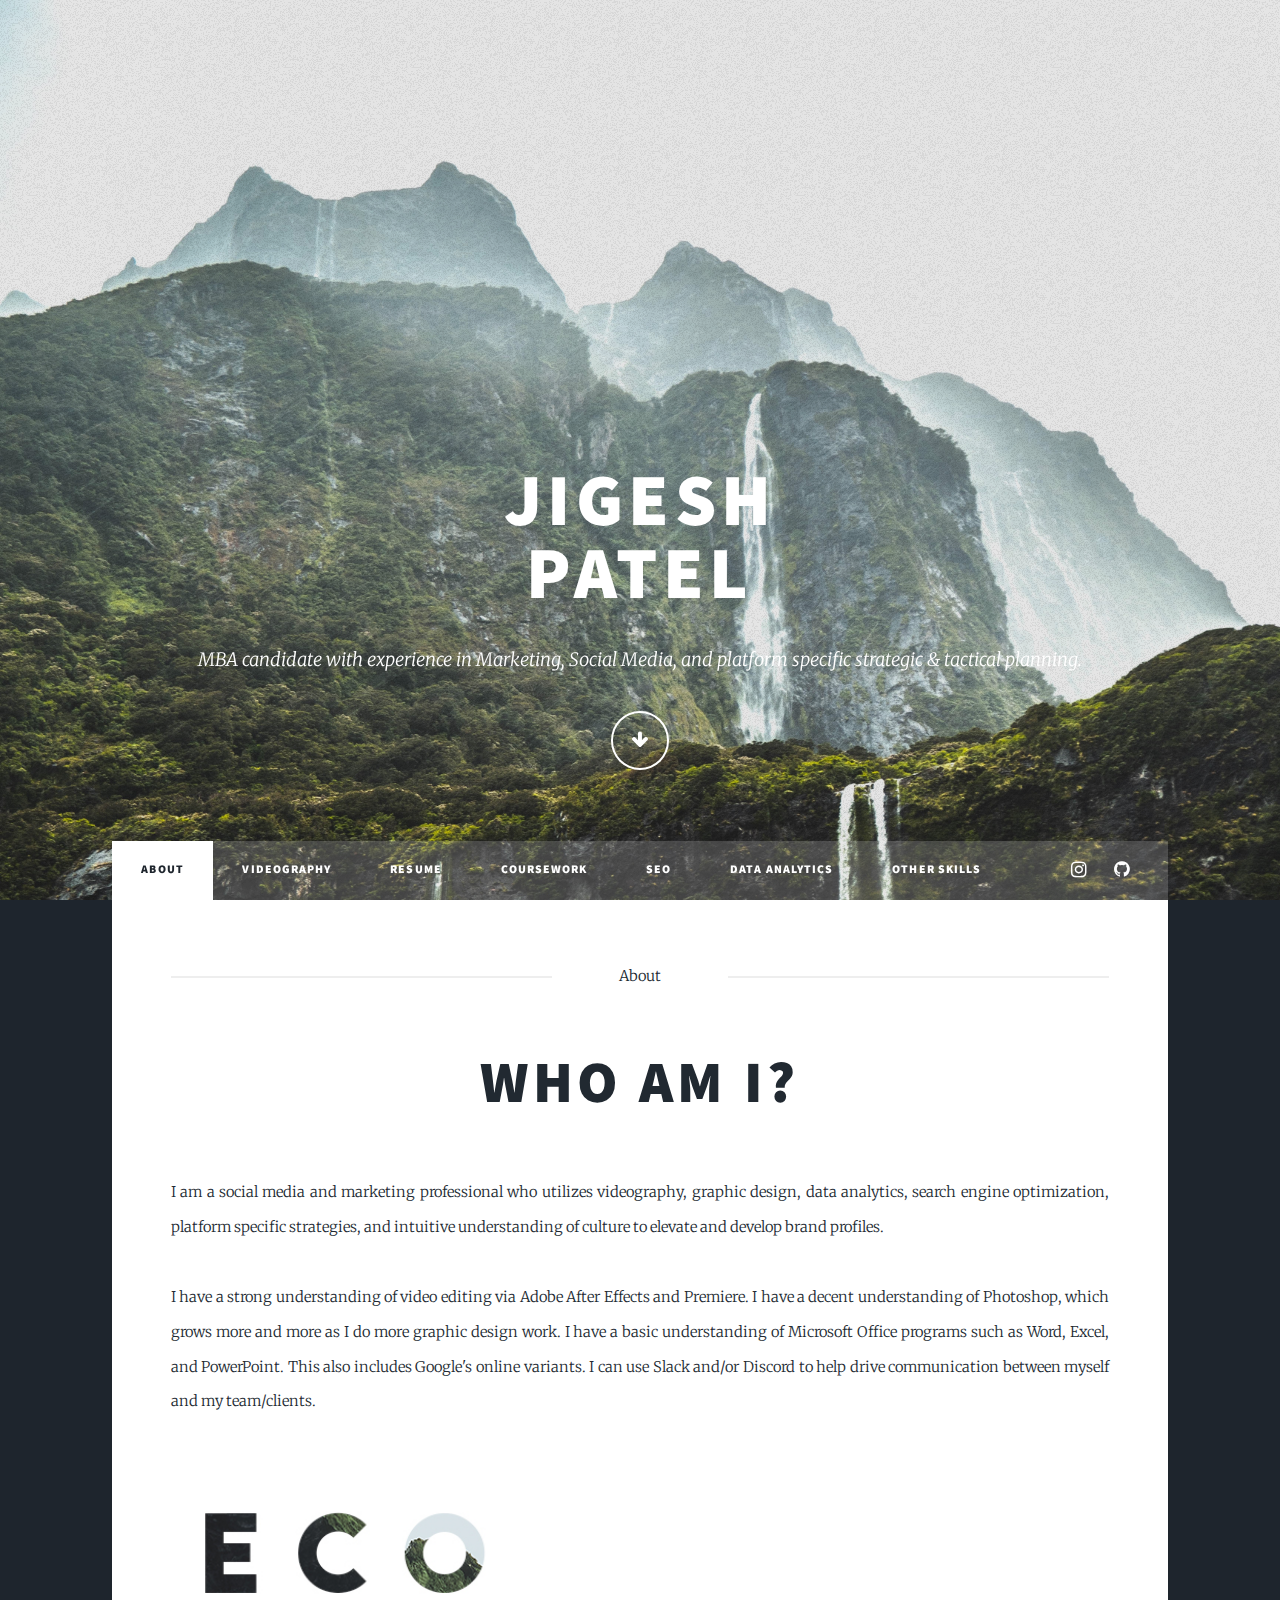
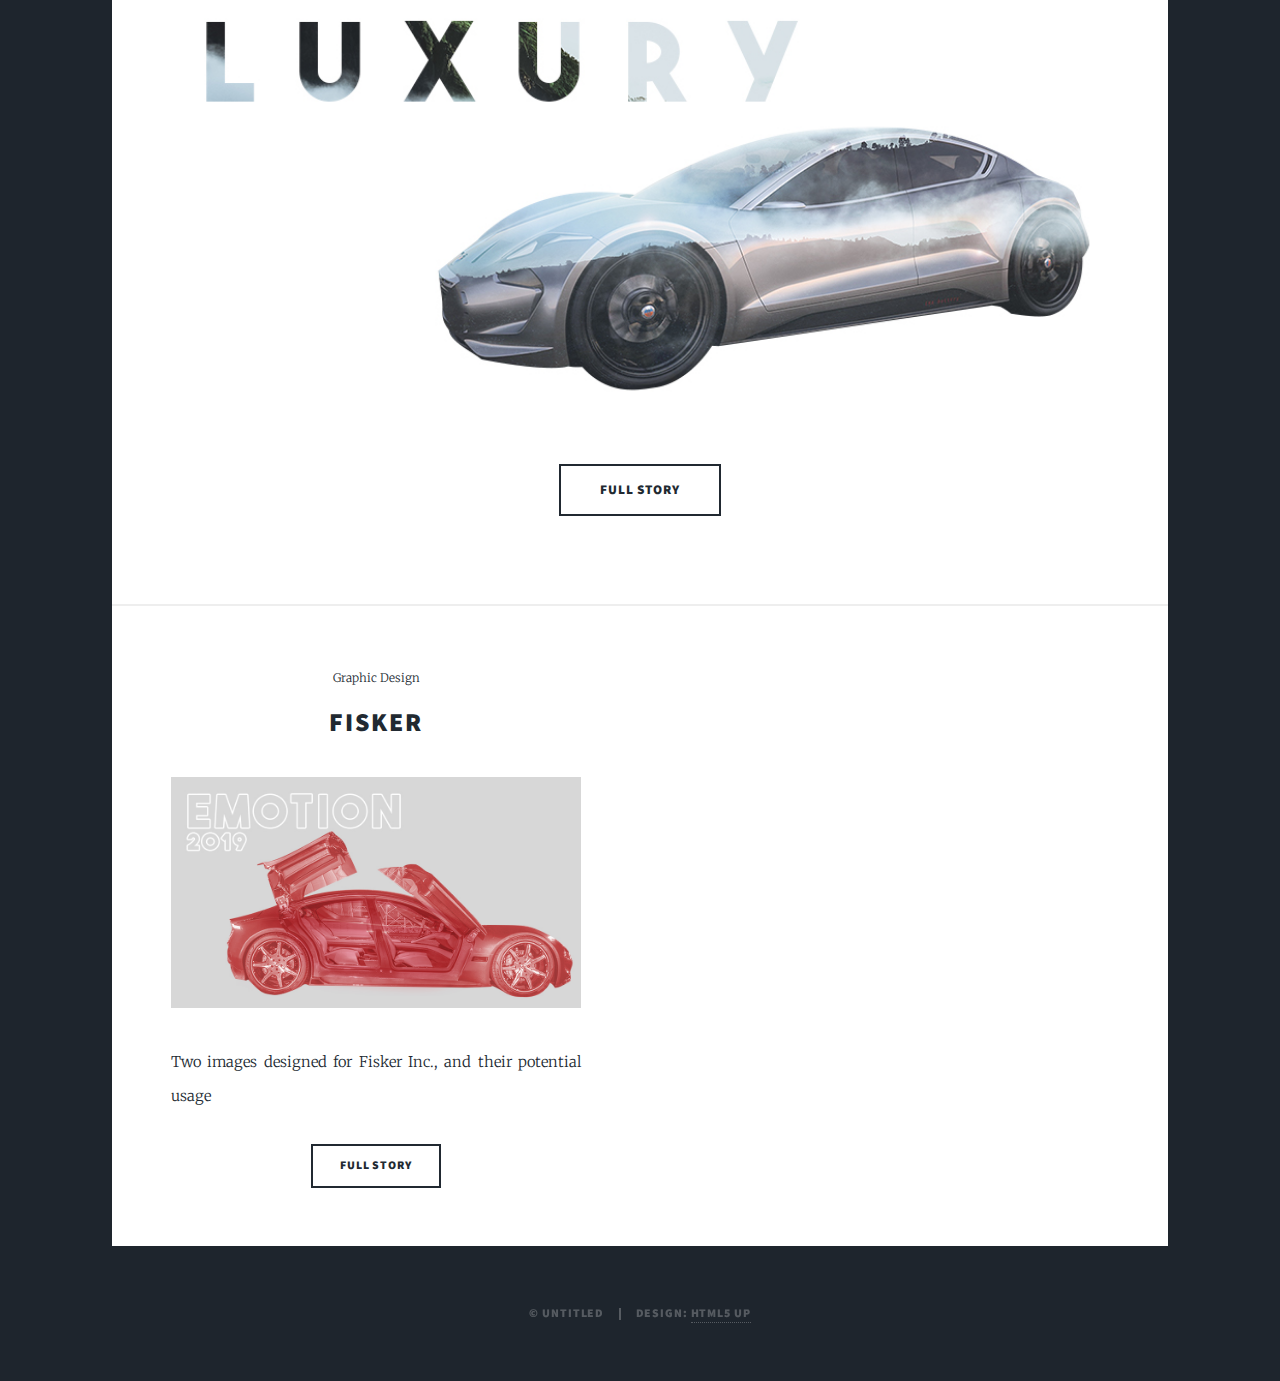
<file: index.html>
<!DOCTYPE HTML>

<html>
	<head>
		<title>Jigesh Patel</title>
		<meta charset="utf-8" />
		<meta name="viewport" content="width=device-width, initial-scale=1, user-scalable=no" />
		<link rel="stylesheet" href="assets/css/main.css" />
		<noscript><link rel="stylesheet" href="assets/css/noscript.css" /></noscript>
	</head>
	<body class="is-preload">

		<!-- Wrapper -->
			<div id="wrapper" class="fade-in">

				<!-- Intro -->
					<div id="intro">
						<h1>Jigesh<br />
						Patel</h1>
						<p>MBA candidate with experience in Marketing, Social Media, and platform specific strategic & tactical planning.</p>
						<ul class="actions">
							<li><a href="#header" class="button icon solo fa-arrow-down scrolly">Continue</a></li>
						</ul>
					</div>

				<!-- Header -->
					<header id="header">
						<a href="index.html" class="logo">Jigesh Patel</a>
					</header>

				<!-- Nav -->
					<nav id="nav">
						<ul class="links">
							<li class="active"><a href="index.html">About</a></li>
							<li><a href="videography.html">Videography</a></li>
							<li><a href="graphicdesign.html">Resume</a></li>
							<li><a href="platforms.html">Coursework</a></li>
							<li><a href="seo.html">SEO</a></li>
							<li><a href="platforms.html">Data Analytics</a></li>
							<li><a href="otherskills.html">Other Skills</a></li>
						</ul>
						<ul class="icons">
							<li><a href="#" class="icon fa-instagram"><span class="label">Instagram</span></a></li>
							<li><a href="#" class="icon fa-github"><span class="label">GitHub</span></a></li>
						</ul>
					</nav>

				<!-- Main -->
					<div id="main">

						<!-- Featured Post -->
							<article class="post featured">
								<header class="major">
									<span class="date">About</span>
									<h2><a href="#">Who am I?</a></h2>
								</header>
									<p>I am a social media and marketing professional who utilizes videography, graphic design, data analytics, 
									search engine optimization, platform specific strategies, and intuitive understanding of culture to elevate and
									develop brand profiles.<br /><br />
									I have a strong understanding of video editing via Adobe After Effects and Premiere.
									I have a decent understanding of Photoshop, which grows more and more as I do more
									graphic design work. I have a basic understanding of Microsoft Office programs such as
									Word, Excel, and PowerPoint. This also includes Google's online variants. I can use Slack 
									and/or Discord to help drive communication between myself and my team/clients.<br /></p>
								<a href="#" class="image main"><img src="images/pic01.jpg" alt="" /></a>
								<ul class="actions special">
									<li><a href="#" class="button large">Full Story</a></li>
								</ul>
							</article>

						<!-- Posts -->
							<section class="posts">
								<article>
									<header>
										<span class="date">Graphic Design</span>
										<h2><a href="https://jigeshpatel.github.io/fisker.html">Fisker</a></h2>
									</header>
									<a href="#" class="image fit"><img src="images/pic02.jpg" alt="" /></a>
									<p>Two images designed for Fisker Inc., and their potential usage</p>
									<ul class="actions special">
										<li><a href="https://jigeshpatel.github.io/fisker.html" class="button">Full Story</a></li>
									</ul>
								</article>
								
							</section>

					</div>
				
				<!-- Copyright -->
					<div id="copyright">
						<ul><li>&copy; Untitled</li><li>Design: <a href="https://html5up.net">HTML5 UP</a></li></ul>
					</div>

			</div>

		<!-- Scripts -->
			<script src="assets/js/jquery.min.js"></script>
			<script src="assets/js/jquery.scrollex.min.js"></script>
			<script src="assets/js/jquery.scrolly.min.js"></script>
			<script src="assets/js/browser.min.js"></script>
			<script src="assets/js/breakpoints.min.js"></script>
			<script src="assets/js/util.js"></script>
			<script src="assets/js/main.js"></script>

	</body>
</html>
</file>
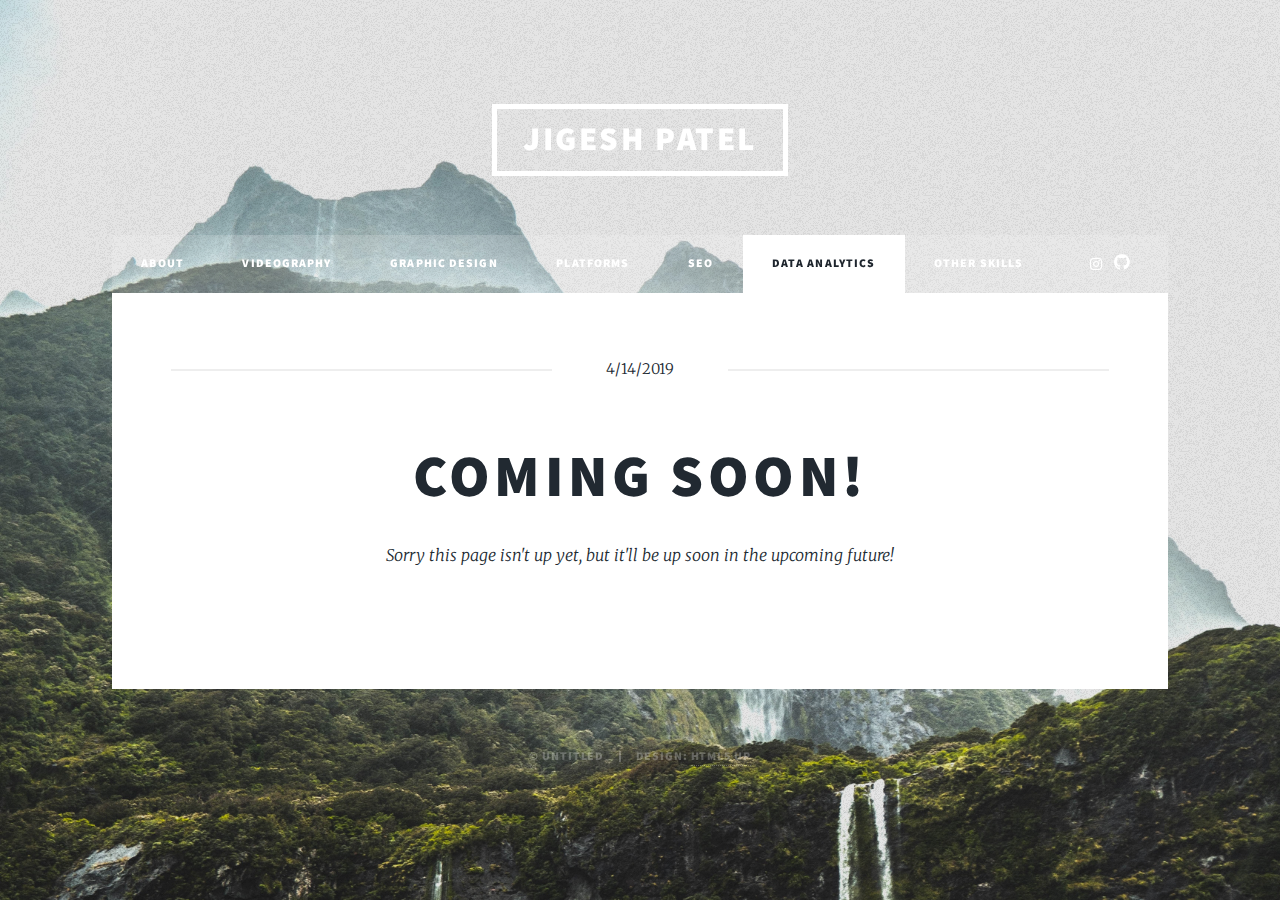
<file: dataanalytics.html>
<!DOCTYPE HTML>

<html>
	<head>
		<title>Jigesh Patel</title>
		<meta charset="utf-8" />
		<meta name="viewport" content="width=device-width, initial-scale=1, user-scalable=no" />
		<link rel="stylesheet" href="assets/css/main.css" />
		<noscript><link rel="stylesheet" href="assets/css/noscript.css" /></noscript>
	</head>
	<body class="is-preload">

		<!-- Wrapper -->
			<div id="wrapper">

				<!-- Header -->
					<header id="header">
						<a href="index.html" class="logo">Jigesh Patel</a>
					</header>

				<!-- Nav -->
					<nav id="nav">
						<ul class="links">
							<li><a href="index.html">About</a></li>
							<li><a href="videography.html">Videography</a></li>
							<li><a href="graphicdesign.html">Graphic Design</a></li>
							<li><a href="platforms.html">Platforms</a></li>
							<li><a href="seo.html">SEO</a></li>
							<li class="active"><a href="dataanalytics.html">Data Analytics</a></li>
							<li><a href="otherskills.html">Other Skills</a></li>
						</ul>
						<ul class="icons"
							<li><a href="#" class="icon fa-instagram"><span class="label">Instagram</span></a></li>
							<li><a href="#" class="icon fa-github"><span class="label">GitHub</span></a></li>
						</ul>
					</nav>

				<!-- Main -->
					<div id="main">

						<!-- Post -->
							<section class="post">
								<header class="major">
									<span class="date">4/14/2019</span>
									<h1>Coming Soon!
									</h1>
									<p>Sorry this page isn't up yet, but it'll be up soon in the upcoming future!</p>
								</header>
								
							</section>

					</div>


				<!-- Copyright -->
					<div id="copyright">
						<ul><li>&copy; Untitled</li><li>Design: <a href="https://html5up.net">HTML5 UP</a></li></ul>
					</div>

			</div>

		<!-- Scripts -->
			<script src="assets/js/jquery.min.js"></script>
			<script src="assets/js/jquery.scrollex.min.js"></script>
			<script src="assets/js/jquery.scrolly.min.js"></script>
			<script src="assets/js/browser.min.js"></script>
			<script src="assets/js/breakpoints.min.js"></script>
			<script src="assets/js/util.js"></script>
			<script src="assets/js/main.js"></script>

	</body>
</html>
</file>
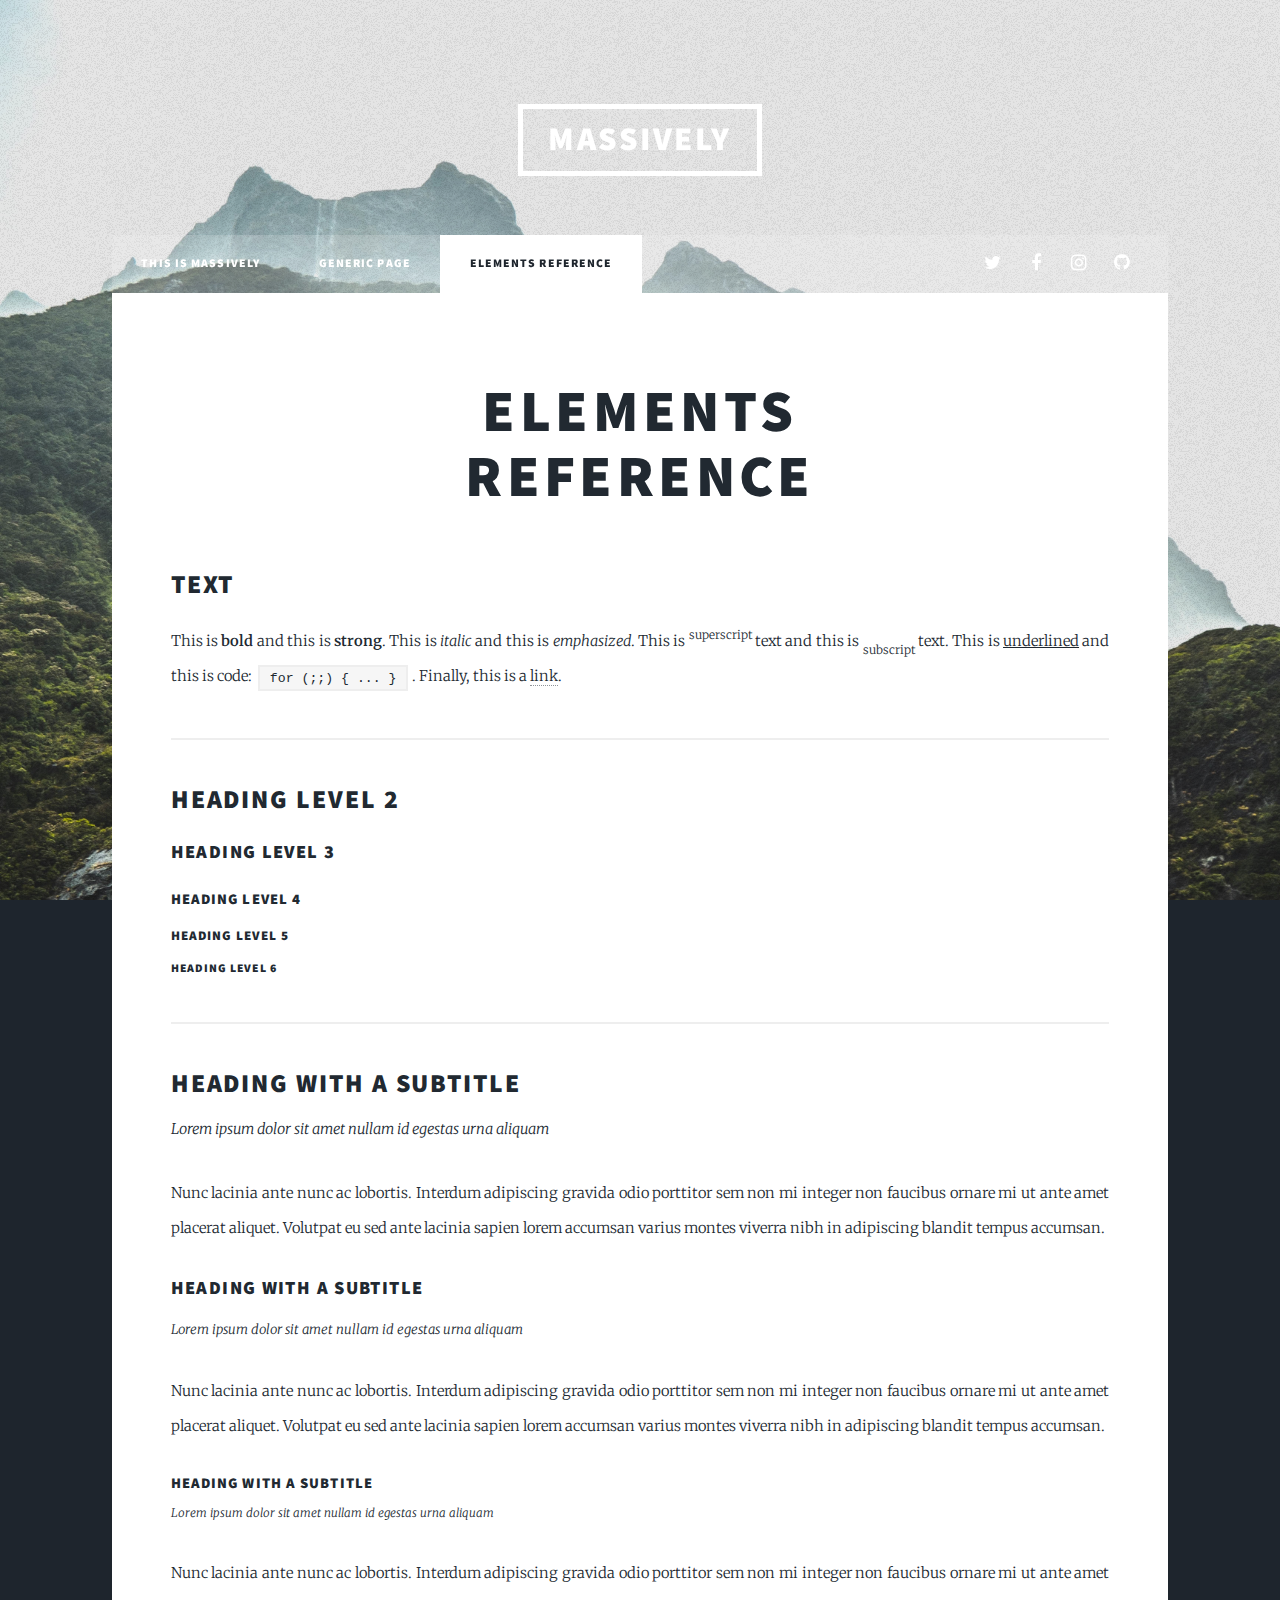
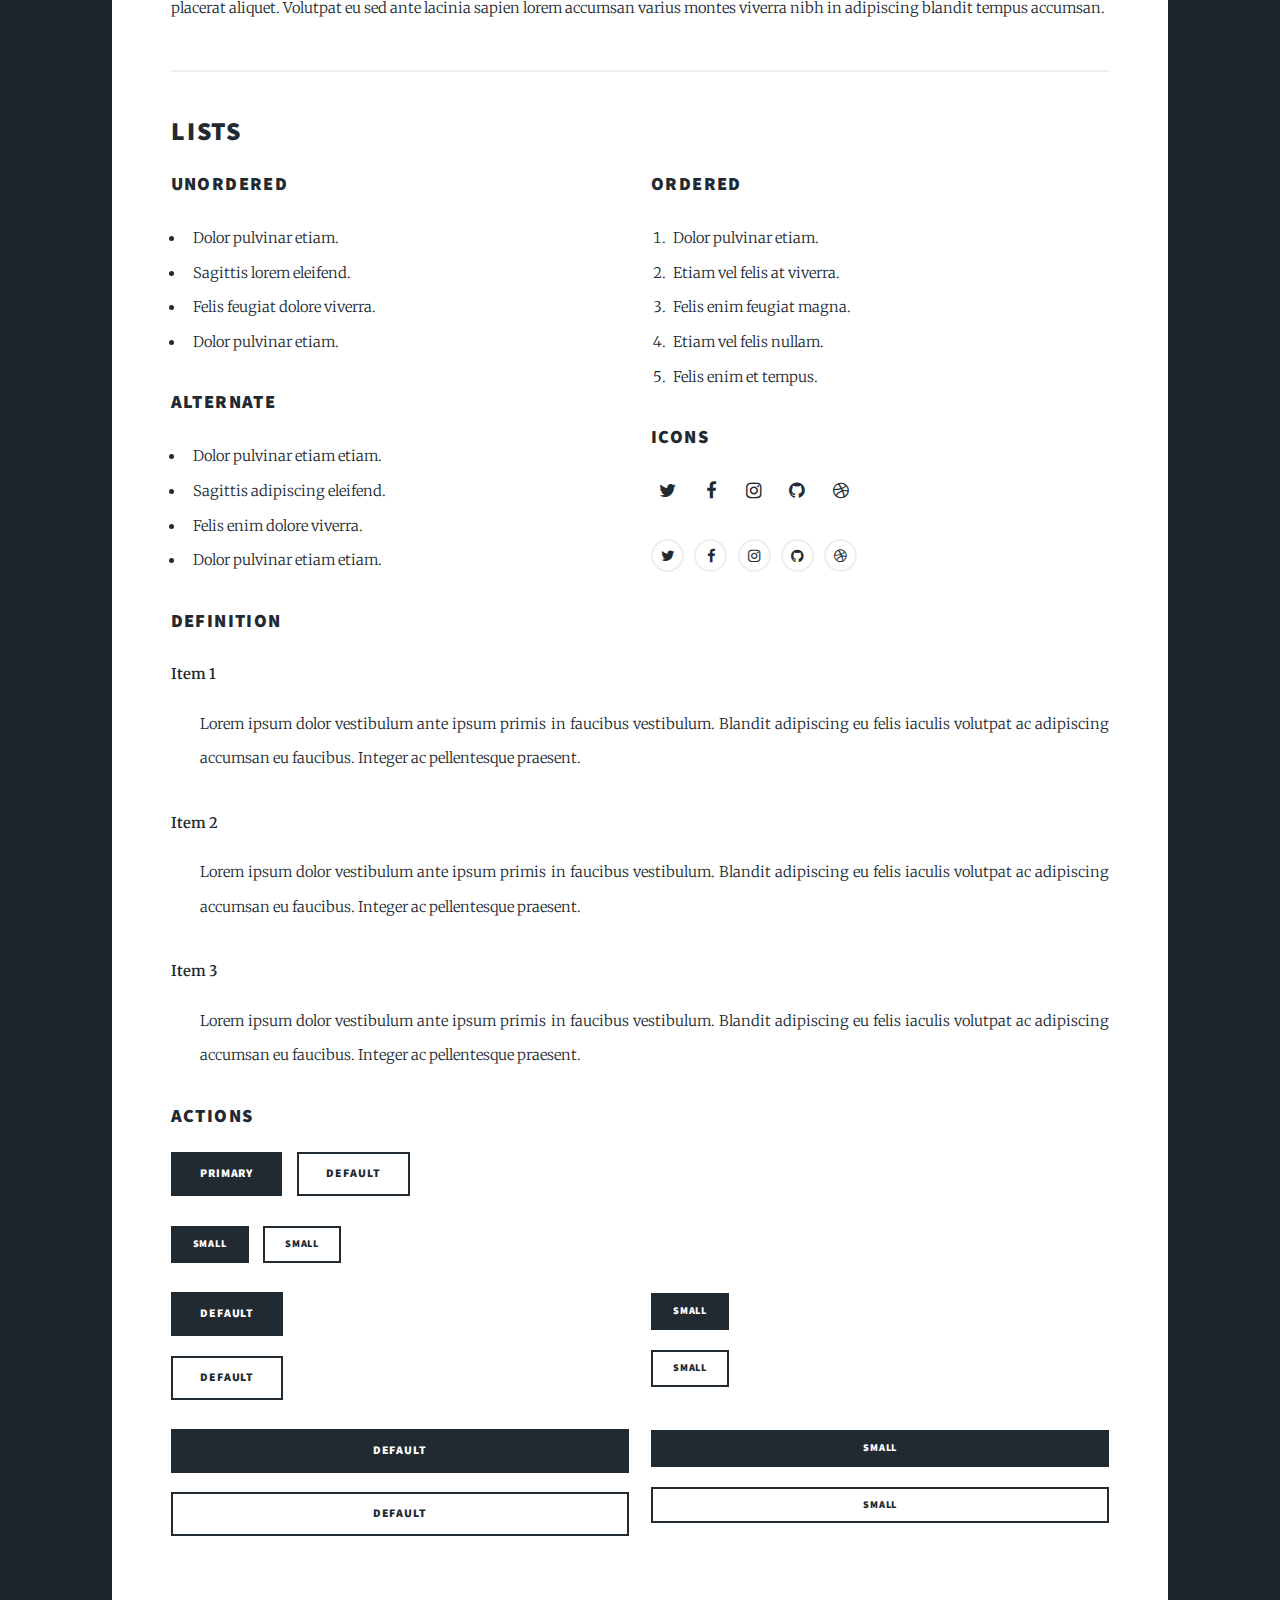
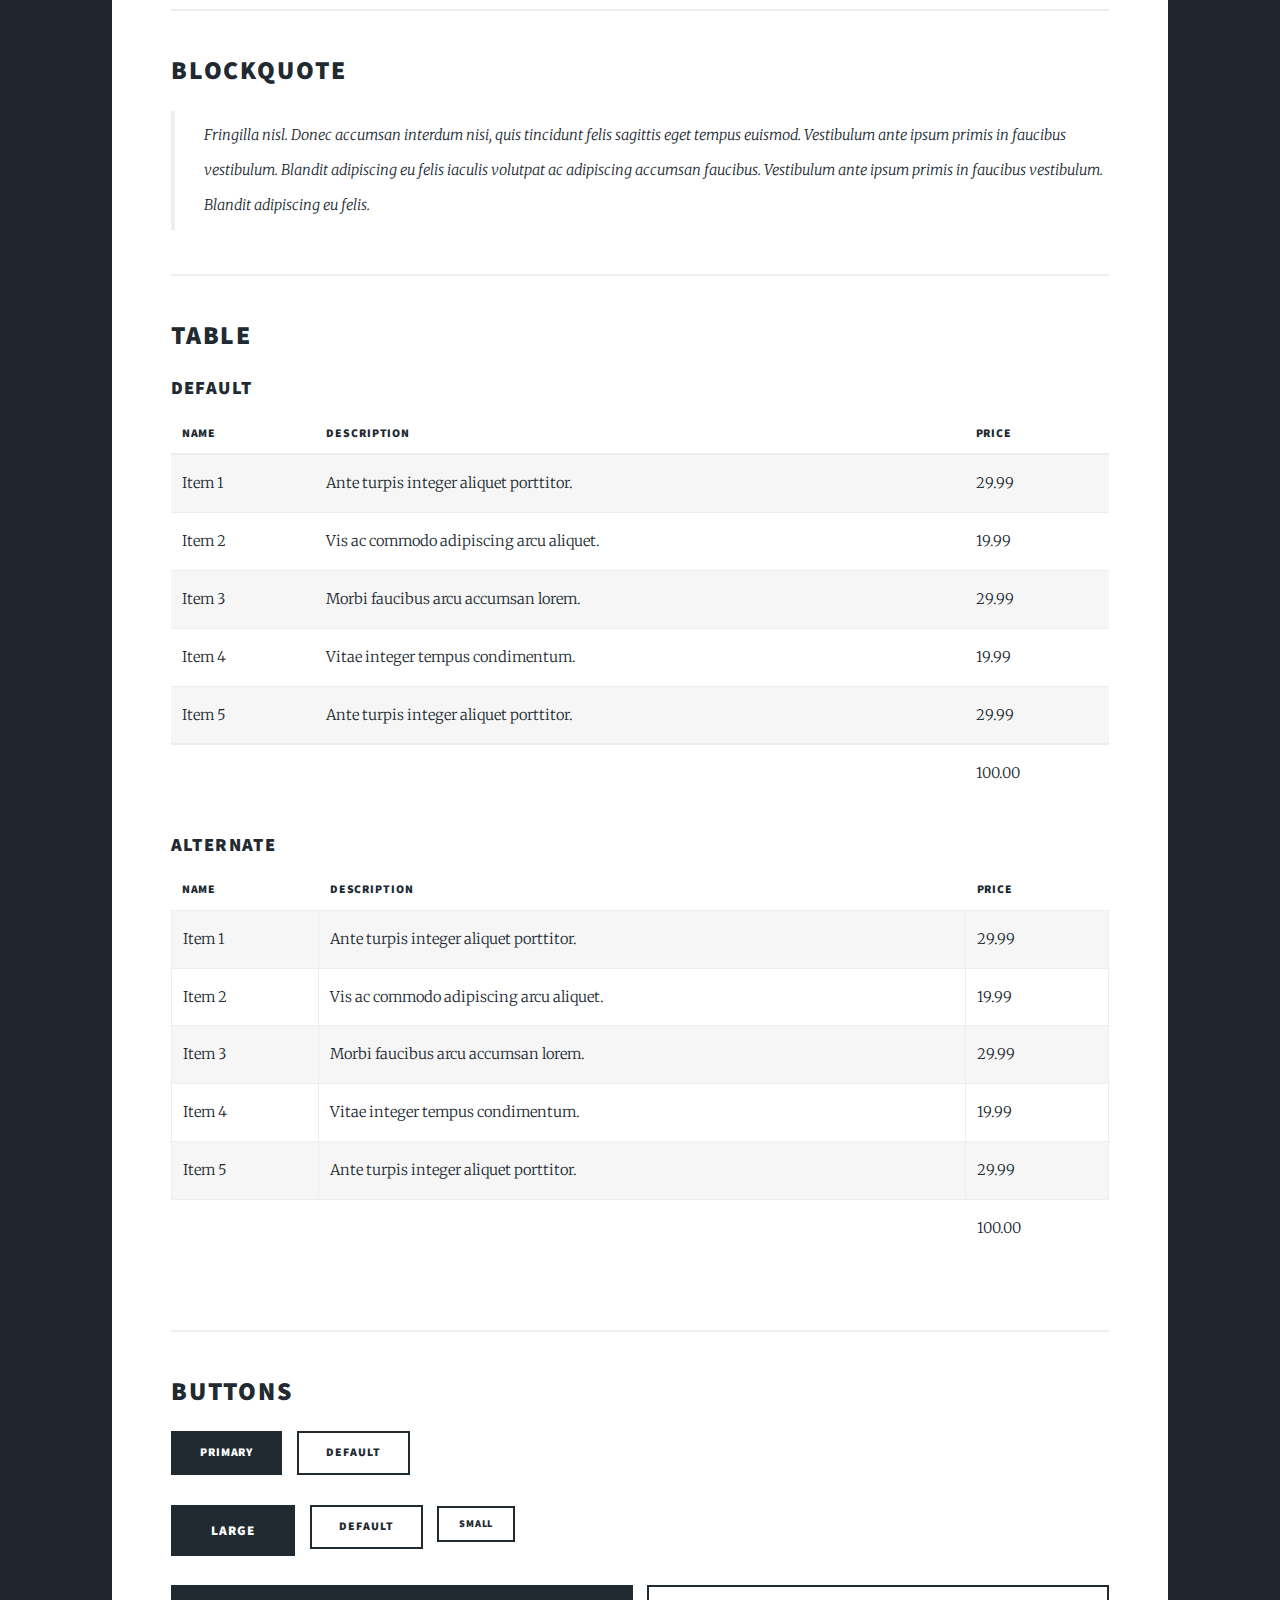
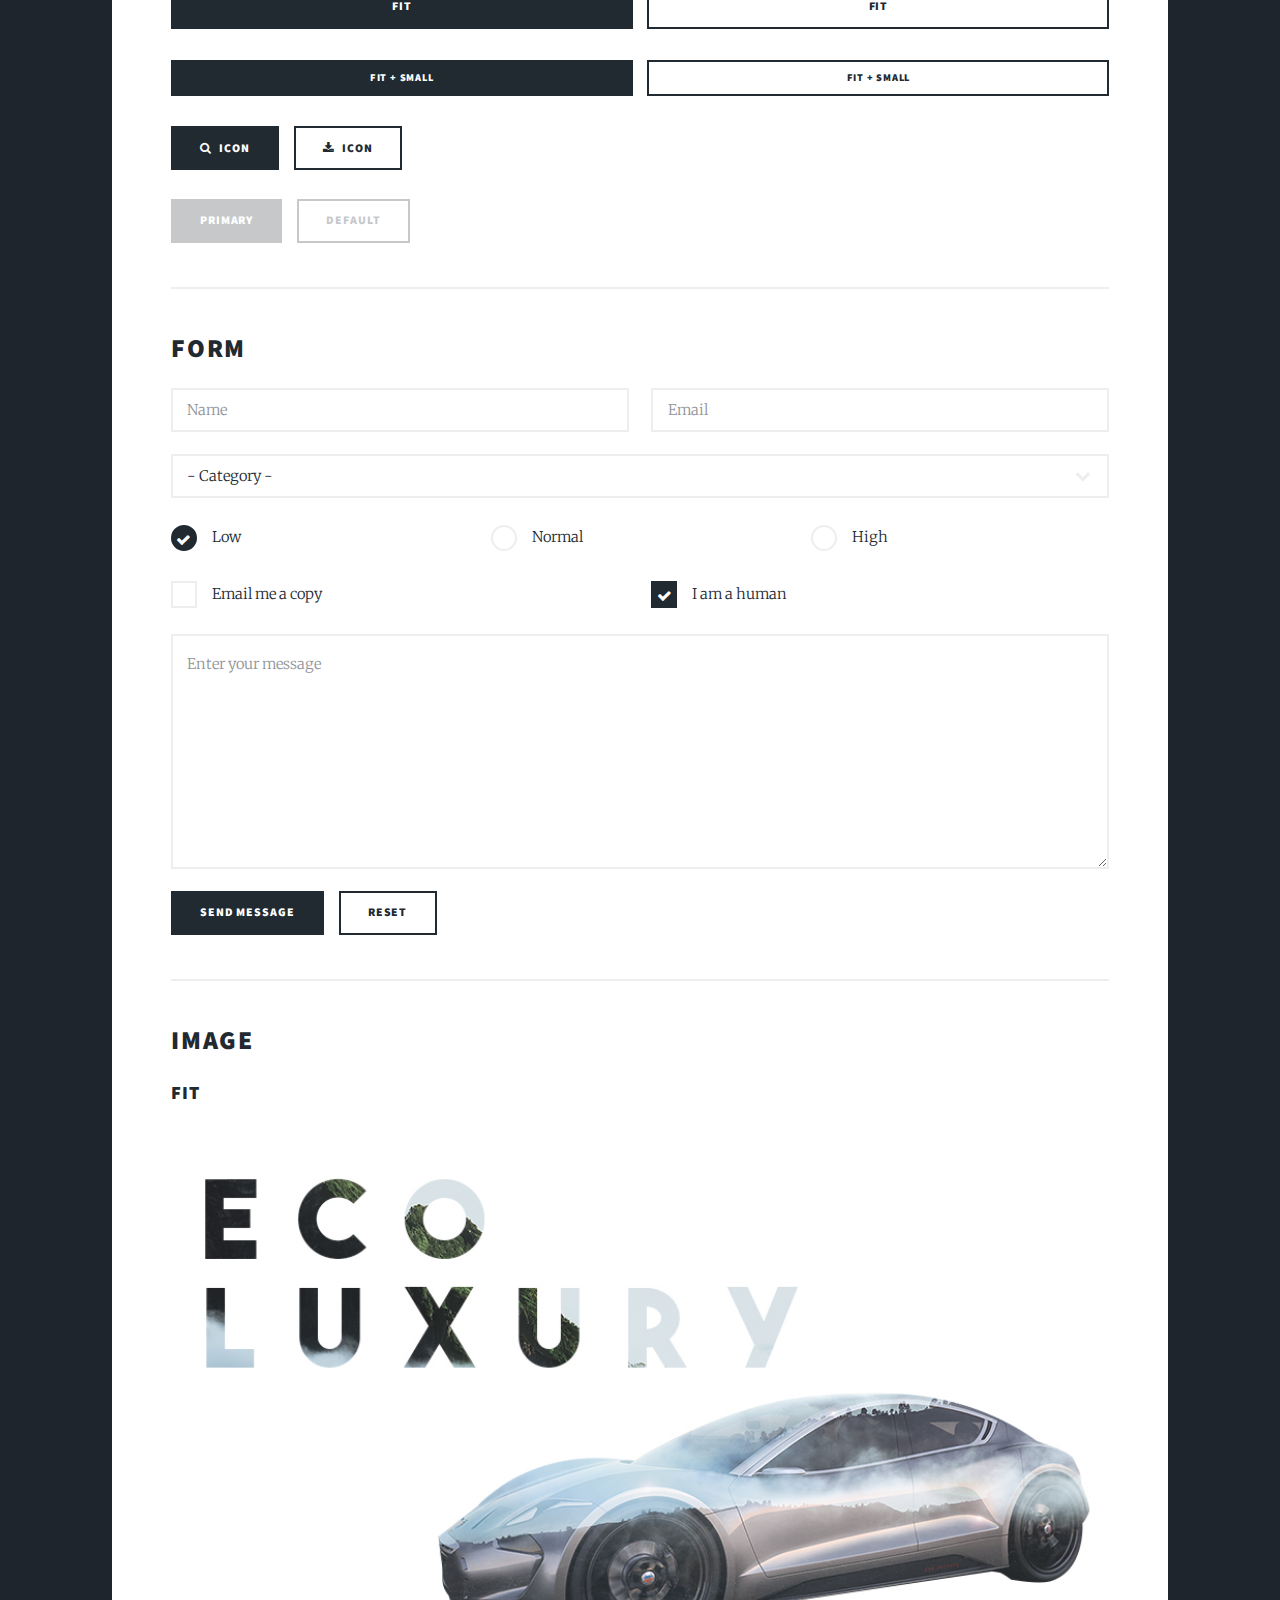
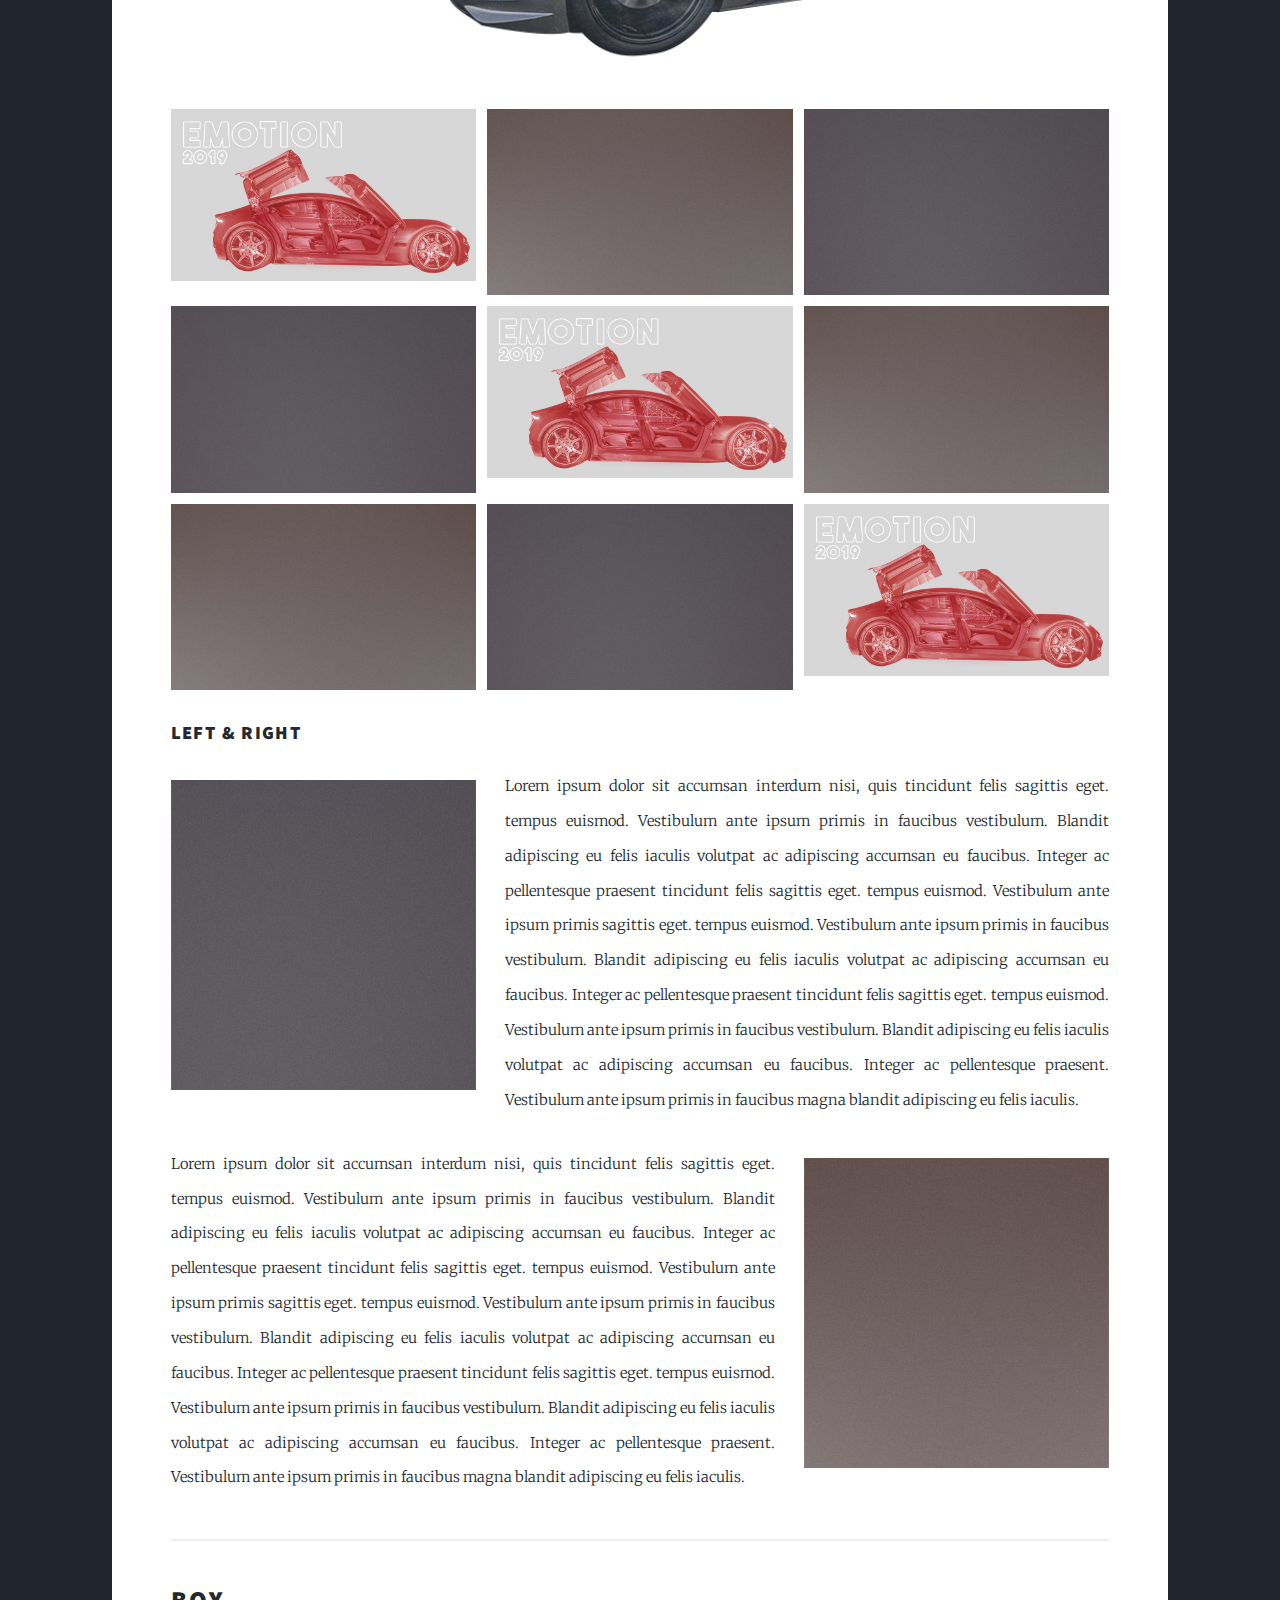
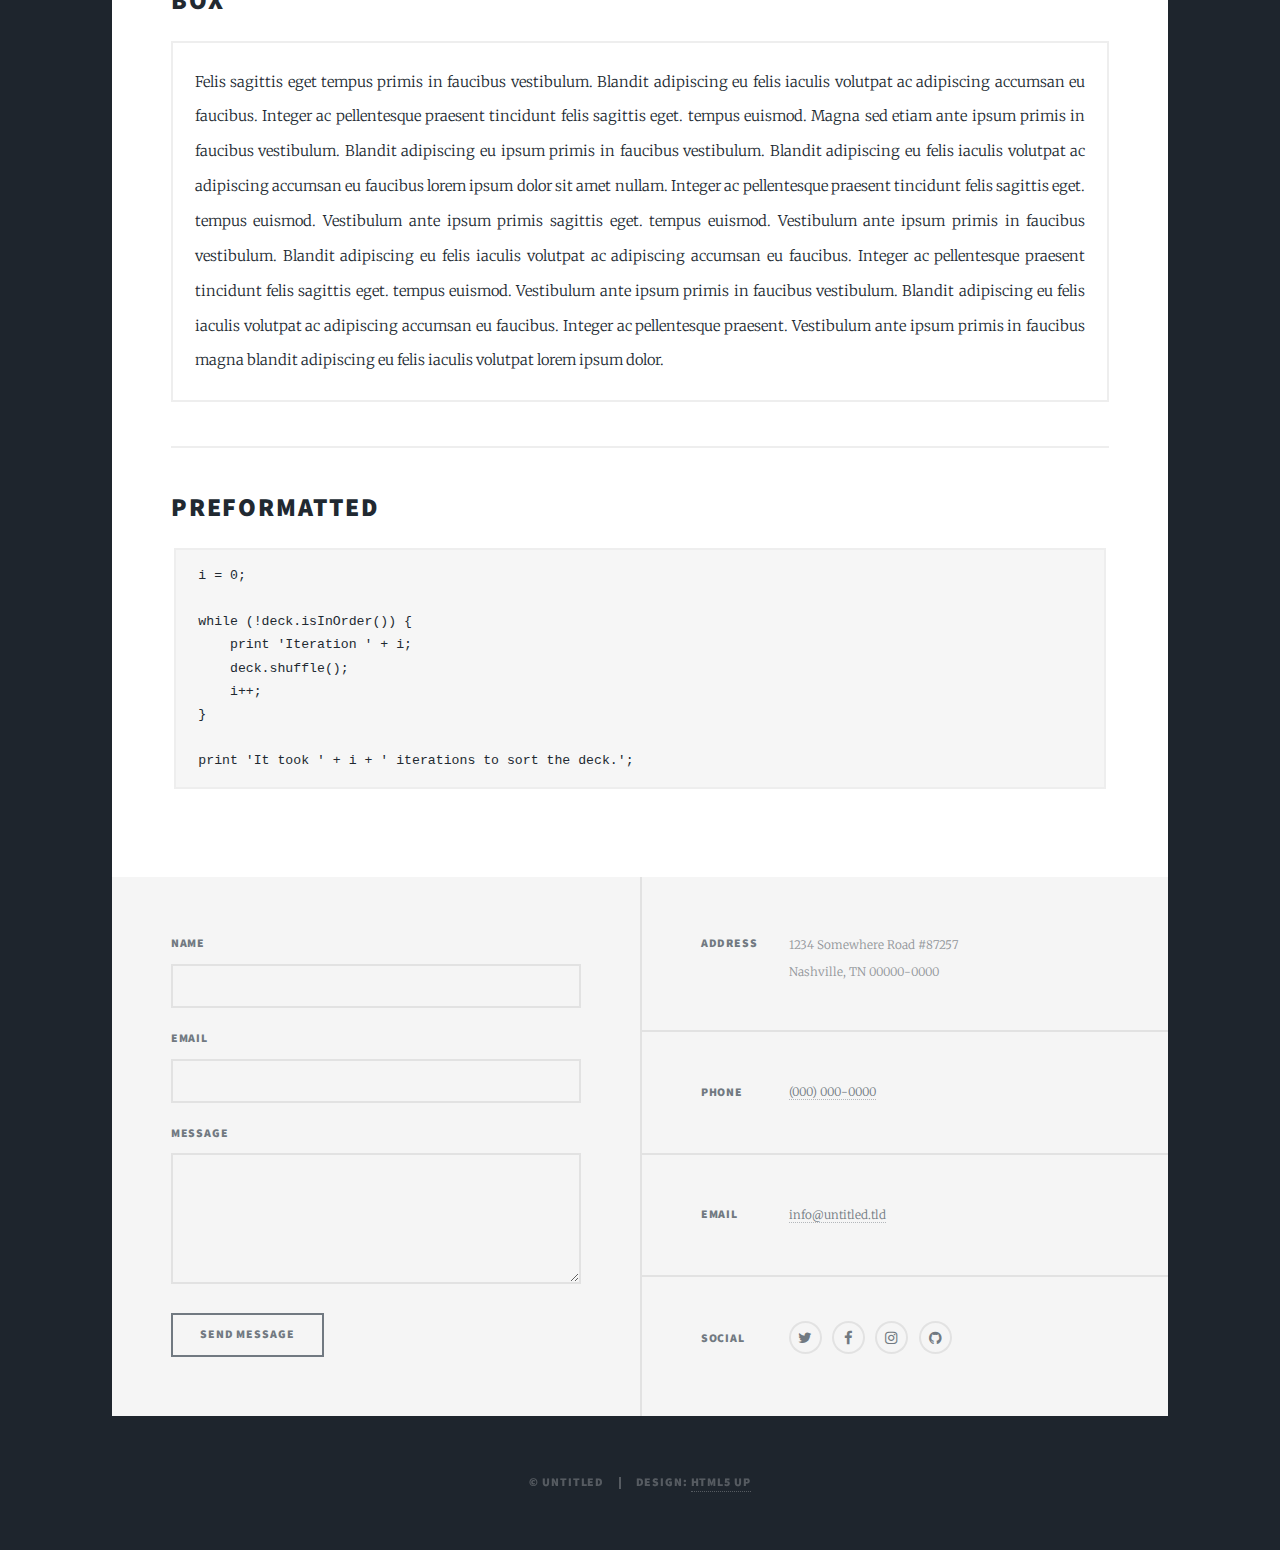
<file: elements.html>
<!DOCTYPE HTML>
<!--
	Massively by HTML5 UP
	html5up.net | @ajlkn
	Free for personal and commercial use under the CCA 3.0 license (html5up.net/license)
-->
<html>
	<head>
		<title>Elements Reference - Massively by HTML5 UP</title>
		<meta charset="utf-8" />
		<meta name="viewport" content="width=device-width, initial-scale=1, user-scalable=no" />
		<link rel="stylesheet" href="assets/css/main.css" />
		<noscript><link rel="stylesheet" href="assets/css/noscript.css" /></noscript>
	</head>
	<body class="is-preload">

		<!-- Wrapper -->
			<div id="wrapper">

				<!-- Header -->
					<header id="header">
						<a href="index.html" class="logo">Massively</a>
					</header>

				<!-- Nav -->
					<nav id="nav">
						<ul class="links">
							<li><a href="index.html">This is Massively</a></li>
							<li><a href="generic.html">Generic Page</a></li>
							<li class="active"><a href="elements.html">Elements Reference</a></li>
						</ul>
						<ul class="icons">
							<li><a href="#" class="icon fa-twitter"><span class="label">Twitter</span></a></li>
							<li><a href="#" class="icon fa-facebook"><span class="label">Facebook</span></a></li>
							<li><a href="#" class="icon fa-instagram"><span class="label">Instagram</span></a></li>
							<li><a href="#" class="icon fa-github"><span class="label">GitHub</span></a></li>
						</ul>
					</nav>

				<!-- Main -->
					<div id="main">

						<!-- Post -->
							<section class="post">
								<header class="major">
									<h1>Elements<br />
									Reference</h1>
								</header>

								<!-- Text stuff -->
									<h2>Text</h2>
									<p>This is <b>bold</b> and this is <strong>strong</strong>. This is <i>italic</i> and this is <em>emphasized</em>.
									This is <sup>superscript</sup> text and this is <sub>subscript</sub> text.
									This is <u>underlined</u> and this is code: <code>for (;;) { ... }</code>.
									Finally, this is a <a href="#">link</a>.</p>
									<hr />
									<h2>Heading Level 2</h2>
									<h3>Heading Level 3</h3>
									<h4>Heading Level 4</h4>
									<h5>Heading Level 5</h5>
									<h6>Heading Level 6</h6>
									<hr />
									<header>
										<h2>Heading with a Subtitle</h2>
										<p>Lorem ipsum dolor sit amet nullam id egestas urna aliquam</p>
									</header>
									<p>Nunc lacinia ante nunc ac lobortis. Interdum adipiscing gravida odio porttitor sem non mi integer non faucibus ornare mi ut ante amet placerat aliquet. Volutpat eu sed ante lacinia sapien lorem accumsan varius montes viverra nibh in adipiscing blandit tempus accumsan.</p>
									<header>
										<h3>Heading with a Subtitle</h3>
										<p>Lorem ipsum dolor sit amet nullam id egestas urna aliquam</p>
									</header>
									<p>Nunc lacinia ante nunc ac lobortis. Interdum adipiscing gravida odio porttitor sem non mi integer non faucibus ornare mi ut ante amet placerat aliquet. Volutpat eu sed ante lacinia sapien lorem accumsan varius montes viverra nibh in adipiscing blandit tempus accumsan.</p>
									<header>
										<h4>Heading with a Subtitle</h4>
										<p>Lorem ipsum dolor sit amet nullam id egestas urna aliquam</p>
									</header>
									<p>Nunc lacinia ante nunc ac lobortis. Interdum adipiscing gravida odio porttitor sem non mi integer non faucibus ornare mi ut ante amet placerat aliquet. Volutpat eu sed ante lacinia sapien lorem accumsan varius montes viverra nibh in adipiscing blandit tempus accumsan.</p>

									<hr />

								<!-- Lists -->
									<h2>Lists</h2>
									<div class="row">
										<div class="col-6 col-12-small">

											<h3>Unordered</h3>
											<ul>
												<li>Dolor pulvinar etiam.</li>
												<li>Sagittis lorem eleifend.</li>
												<li>Felis feugiat dolore viverra.</li>
												<li>Dolor pulvinar etiam.</li>
											</ul>

											<h3>Alternate</h3>
											<ul class="alt">
												<li>Dolor pulvinar etiam etiam.</li>
												<li>Sagittis adipiscing eleifend.</li>
												<li>Felis enim dolore viverra.</li>
												<li>Dolor pulvinar etiam etiam.</li>
											</ul>

										</div>
										<div class="col-6 col-12-small">

											<h3>Ordered</h3>
											<ol>
												<li>Dolor pulvinar etiam.</li>
												<li>Etiam vel felis at viverra.</li>
												<li>Felis enim feugiat magna.</li>
												<li>Etiam vel felis nullam.</li>
												<li>Felis enim et tempus.</li>
											</ol>

											<h3>Icons</h3>
											<ul class="icons">
												<li><a href="#" class="icon fa-twitter"><span class="label">Twitter</span></a></li>
												<li><a href="#" class="icon fa-facebook"><span class="label">Facebook</span></a></li>
												<li><a href="#" class="icon fa-instagram"><span class="label">Instagram</span></a></li>
												<li><a href="#" class="icon fa-github"><span class="label">Github</span></a></li>
												<li><a href="#" class="icon fa-dribbble"><span class="label">Dribbble</span></a></li>
											</ul>
											<ul class="icons alt">
												<li><a href="#" class="icon alt fa-twitter"><span class="label">Twitter</span></a></li>
												<li><a href="#" class="icon alt fa-facebook"><span class="label">Facebook</span></a></li>
												<li><a href="#" class="icon alt fa-instagram"><span class="label">Instagram</span></a></li>
												<li><a href="#" class="icon alt fa-github"><span class="label">Github</span></a></li>
												<li><a href="#" class="icon alt fa-dribbble"><span class="label">Dribbble</span></a></li>
											</ul>

										</div>
									</div>
									<h3>Definition</h3>
									<dl>
										<dt>Item 1</dt>
										<dd>
											<p>Lorem ipsum dolor vestibulum ante ipsum primis in faucibus vestibulum. Blandit adipiscing eu felis iaculis volutpat ac adipiscing accumsan eu faucibus. Integer ac pellentesque praesent.</p>
										</dd>
										<dt>Item 2</dt>
										<dd>
											<p>Lorem ipsum dolor vestibulum ante ipsum primis in faucibus vestibulum. Blandit adipiscing eu felis iaculis volutpat ac adipiscing accumsan eu faucibus. Integer ac pellentesque praesent.</p>
										</dd>
										<dt>Item 3</dt>
										<dd>
											<p>Lorem ipsum dolor vestibulum ante ipsum primis in faucibus vestibulum. Blandit adipiscing eu felis iaculis volutpat ac adipiscing accumsan eu faucibus. Integer ac pellentesque praesent.</p>
										</dd>
									</dl>

									<h3>Actions</h3>
									<ul class="actions">
										<li><a href="#" class="button primary">Primary</a></li>
										<li><a href="#" class="button">Default</a></li>
									</ul>
									<ul class="actions small">
										<li><a href="#" class="button primary small">Small</a></li>
										<li><a href="#" class="button small">Small</a></li>
									</ul>
									<div class="row">
										<div class="col-6 col-12-small">
											<ul class="actions stacked">
												<li><a href="#" class="button primary">Default</a></li>
												<li><a href="#" class="button">Default</a></li>
											</ul>
										</div>
										<div class="col-6 col-12-small">
											<ul class="actions stacked">
												<li><a href="#" class="button primary small">Small</a></li>
												<li><a href="#" class="button small">Small</a></li>
											</ul>
										</div>
									</div>
									<div class="row">
										<div class="col-6 col-12-small">
											<ul class="actions stacked">
												<li><a href="#" class="button primary fit">Default</a></li>
												<li><a href="#" class="button fit">Default</a></li>
											</ul>
										</div>
										<div class="col-6 col-12-small">
											<ul class="actions stacked">
												<li><a href="#" class="button primary small fit">Small</a></li>
												<li><a href="#" class="button small fit">Small</a></li>
											</ul>
										</div>
									</div>

									<hr />

								<!-- Blockquote -->
									<h2>Blockquote</h2>
									<blockquote>Fringilla nisl. Donec accumsan interdum nisi, quis tincidunt felis sagittis eget tempus euismod. Vestibulum ante ipsum primis in faucibus vestibulum. Blandit adipiscing eu felis iaculis volutpat ac adipiscing accumsan faucibus. Vestibulum ante ipsum primis in faucibus vestibulum. Blandit adipiscing eu felis.</blockquote>

									<hr />

								<!-- Table -->
									<h2>Table</h2>

									<h3>Default</h3>
									<div class="table-wrapper">
										<table>
											<thead>
												<tr>
													<th>Name</th>
													<th>Description</th>
													<th>Price</th>
												</tr>
											</thead>
											<tbody>
												<tr>
													<td>Item 1</td>
													<td>Ante turpis integer aliquet porttitor.</td>
													<td>29.99</td>
												</tr>
												<tr>
													<td>Item 2</td>
													<td>Vis ac commodo adipiscing arcu aliquet.</td>
													<td>19.99</td>
												</tr>
												<tr>
													<td>Item 3</td>
													<td> Morbi faucibus arcu accumsan lorem.</td>
													<td>29.99</td>
												</tr>
												<tr>
													<td>Item 4</td>
													<td>Vitae integer tempus condimentum.</td>
													<td>19.99</td>
												</tr>
												<tr>
													<td>Item 5</td>
													<td>Ante turpis integer aliquet porttitor.</td>
													<td>29.99</td>
												</tr>
											</tbody>
											<tfoot>
												<tr>
													<td colspan="2"></td>
													<td>100.00</td>
												</tr>
											</tfoot>
										</table>
									</div>

									<h3>Alternate</h3>
									<div class="table-wrapper">
										<table class="alt">
											<thead>
												<tr>
													<th>Name</th>
													<th>Description</th>
													<th>Price</th>
												</tr>
											</thead>
											<tbody>
												<tr>
													<td>Item 1</td>
													<td>Ante turpis integer aliquet porttitor.</td>
													<td>29.99</td>
												</tr>
												<tr>
													<td>Item 2</td>
													<td>Vis ac commodo adipiscing arcu aliquet.</td>
													<td>19.99</td>
												</tr>
												<tr>
													<td>Item 3</td>
													<td> Morbi faucibus arcu accumsan lorem.</td>
													<td>29.99</td>
												</tr>
												<tr>
													<td>Item 4</td>
													<td>Vitae integer tempus condimentum.</td>
													<td>19.99</td>
												</tr>
												<tr>
													<td>Item 5</td>
													<td>Ante turpis integer aliquet porttitor.</td>
													<td>29.99</td>
												</tr>
											</tbody>
											<tfoot>
												<tr>
													<td colspan="2"></td>
													<td>100.00</td>
												</tr>
											</tfoot>
										</table>
									</div>

									<hr />

								<!-- Buttons -->
									<h2>Buttons</h2>
									<ul class="actions">
										<li><a href="#" class="button primary">Primary</a></li>
										<li><a href="#" class="button">Default</a></li>
									</ul>
									<ul class="actions">
										<li><a href="#" class="button primary large">Large</a></li>
										<li><a href="#" class="button">Default</a></li>
										<li><a href="#" class="button small">Small</a></li>
									</ul>
									<ul class="actions fit">
										<li><a href="#" class="button primary fit">Fit</a></li>
										<li><a href="#" class="button fit">Fit</a></li>
									</ul>
									<ul class="actions fit small">
										<li><a href="#" class="button primary fit small">Fit + Small</a></li>
										<li><a href="#" class="button fit small">Fit + Small</a></li>
									</ul>
									<ul class="actions">
										<li><a href="#" class="button primary icon fa-search">Icon</a></li>
										<li><a href="#" class="button icon fa-download">Icon</a></li>
									</ul>
									<ul class="actions">
										<li><span class="button primary disabled">Primary</span></li>
										<li><span class="button disabled">Default</span></li>
									</ul>

									<hr />

								<!-- Form -->
									<h2>Form</h2>

									<form method="post" action="#">
										<div class="row gtr-uniform">
											<div class="col-6 col-12-xsmall">
												<input type="text" name="demo-name" id="demo-name" value="" placeholder="Name" />
											</div>
											<div class="col-6 col-12-xsmall">
												<input type="email" name="demo-email" id="demo-email" value="" placeholder="Email" />
											</div>
											<!-- Break -->
											<div class="col-12">
												<select name="demo-category" id="demo-category">
													<option value="">- Category -</option>
													<option value="1">Manufacturing</option>
													<option value="1">Shipping</option>
													<option value="1">Administration</option>
													<option value="1">Human Resources</option>
												</select>
											</div>
											<!-- Break -->
											<div class="col-4 col-12-small">
												<input type="radio" id="demo-priority-low" name="demo-priority" checked>
												<label for="demo-priority-low">Low</label>
											</div>
											<div class="col-4 col-12-small">
												<input type="radio" id="demo-priority-normal" name="demo-priority">
												<label for="demo-priority-normal">Normal</label>
											</div>
											<div class="col-4 col-12-small">
												<input type="radio" id="demo-priority-high" name="demo-priority">
												<label for="demo-priority-high">High</label>
											</div>
											<!-- Break -->
											<div class="col-6 col-12-small">
												<input type="checkbox" id="demo-copy" name="demo-copy">
												<label for="demo-copy">Email me a copy</label>
											</div>
											<div class="col-6 col-12-small">
												<input type="checkbox" id="demo-human" name="demo-human" checked>
												<label for="demo-human">I am a human</label>
											</div>
											<!-- Break -->
											<div class="col-12">
												<textarea name="demo-message" id="demo-message" placeholder="Enter your message" rows="6"></textarea>
											</div>
											<!-- Break -->
											<div class="col-12">
												<ul class="actions">
													<li><input type="submit" value="Send Message" class="primary" /></li>
													<li><input type="reset" value="Reset" /></li>
												</ul>
											</div>
										</div>
									</form>

									<hr />

								<!-- Image -->
									<h2>Image</h2>

									<h3>Fit</h3>
									<span class="image fit"><img src="images/pic01.jpg" alt="" /></span>
									<div class="box alt">
										<div class="row gtr-50 gtr-uniform">
											<div class="col-4"><span class="image fit"><img src="images/pic02.jpg" alt="" /></span></div>
											<div class="col-4"><span class="image fit"><img src="images/pic03.jpg" alt="" /></span></div>
											<div class="col-4"><span class="image fit"><img src="images/pic04.jpg" alt="" /></span></div>
											<!-- Break -->
											<div class="col-4"><span class="image fit"><img src="images/pic04.jpg" alt="" /></span></div>
											<div class="col-4"><span class="image fit"><img src="images/pic02.jpg" alt="" /></span></div>
											<div class="col-4"><span class="image fit"><img src="images/pic03.jpg" alt="" /></span></div>
											<!-- Break -->
											<div class="col-4"><span class="image fit"><img src="images/pic03.jpg" alt="" /></span></div>
											<div class="col-4"><span class="image fit"><img src="images/pic04.jpg" alt="" /></span></div>
											<div class="col-4"><span class="image fit"><img src="images/pic02.jpg" alt="" /></span></div>
										</div>
									</div>

									<h3>Left &amp; Right</h3>
									<p><span class="image left"><img src="images/pic08.jpg" alt="" /></span>Lorem ipsum dolor sit accumsan interdum nisi, quis tincidunt felis sagittis eget. tempus euismod. Vestibulum ante ipsum primis in faucibus vestibulum. Blandit adipiscing eu felis iaculis volutpat ac adipiscing accumsan eu faucibus. Integer ac pellentesque praesent tincidunt felis sagittis eget. tempus euismod. Vestibulum ante ipsum primis sagittis eget. tempus euismod. Vestibulum ante ipsum primis in faucibus vestibulum. Blandit adipiscing eu felis iaculis volutpat ac adipiscing accumsan eu faucibus. Integer ac pellentesque praesent tincidunt felis sagittis eget. tempus euismod. Vestibulum ante ipsum primis in faucibus vestibulum. Blandit adipiscing eu felis iaculis volutpat ac adipiscing accumsan eu faucibus. Integer ac pellentesque praesent. Vestibulum ante ipsum primis in faucibus magna blandit adipiscing eu felis iaculis.</p>
									<p><span class="image right"><img src="images/pic09.jpg" alt="" /></span>Lorem ipsum dolor sit accumsan interdum nisi, quis tincidunt felis sagittis eget. tempus euismod. Vestibulum ante ipsum primis in faucibus vestibulum. Blandit adipiscing eu felis iaculis volutpat ac adipiscing accumsan eu faucibus. Integer ac pellentesque praesent tincidunt felis sagittis eget. tempus euismod. Vestibulum ante ipsum primis sagittis eget. tempus euismod. Vestibulum ante ipsum primis in faucibus vestibulum. Blandit adipiscing eu felis iaculis volutpat ac adipiscing accumsan eu faucibus. Integer ac pellentesque praesent tincidunt felis sagittis eget. tempus euismod. Vestibulum ante ipsum primis in faucibus vestibulum. Blandit adipiscing eu felis iaculis volutpat ac adipiscing accumsan eu faucibus. Integer ac pellentesque praesent. Vestibulum ante ipsum primis in faucibus magna blandit adipiscing eu felis iaculis.</p>

									<hr />

								<!-- Box -->
									<h2>Box</h2>
									<div class="box">
										<p>Felis sagittis eget tempus primis in faucibus vestibulum. Blandit adipiscing eu felis iaculis volutpat ac adipiscing accumsan eu faucibus. Integer ac pellentesque praesent tincidunt felis sagittis eget. tempus euismod. Magna sed etiam ante ipsum primis in faucibus vestibulum. Blandit adipiscing eu ipsum primis in faucibus vestibulum. Blandit adipiscing eu felis iaculis volutpat ac adipiscing accumsan eu faucibus lorem ipsum dolor sit amet nullam. Integer ac pellentesque praesent tincidunt felis sagittis eget. tempus euismod. Vestibulum ante ipsum primis sagittis eget. tempus euismod. Vestibulum ante ipsum primis in faucibus vestibulum. Blandit adipiscing eu felis iaculis volutpat ac adipiscing accumsan eu faucibus. Integer ac pellentesque praesent tincidunt felis sagittis eget. tempus euismod. Vestibulum ante ipsum primis in faucibus vestibulum. Blandit adipiscing eu felis iaculis volutpat ac adipiscing accumsan eu faucibus. Integer ac pellentesque praesent. Vestibulum ante ipsum primis in faucibus magna blandit adipiscing eu felis iaculis volutpat lorem ipsum dolor.</p>
									</div>

									<hr />

								<!-- Preformatted Code -->
									<h2>Preformatted</h2>
									<pre><code>i = 0;

while (!deck.isInOrder()) {
    print 'Iteration ' + i;
    deck.shuffle();
    i++;
}

print 'It took ' + i + ' iterations to sort the deck.';
</code></pre>

							</section>

					</div>

				<!-- Footer -->
					<footer id="footer">
						<section>
							<form method="post" action="#">
								<div class="fields">
									<div class="field">
										<label for="name">Name</label>
										<input type="text" name="name" id="name" />
									</div>
									<div class="field">
										<label for="email">Email</label>
										<input type="text" name="email" id="email" />
									</div>
									<div class="field">
										<label for="message">Message</label>
										<textarea name="message" id="message" rows="3"></textarea>
									</div>
								</div>
								<ul class="actions">
									<li><input type="submit" value="Send Message" /></li>
								</ul>
							</form>
						</section>
						<section class="split contact">
							<section class="alt">
								<h3>Address</h3>
								<p>1234 Somewhere Road #87257<br />
								Nashville, TN 00000-0000</p>
							</section>
							<section>
								<h3>Phone</h3>
								<p><a href="#">(000) 000-0000</a></p>
							</section>
							<section>
								<h3>Email</h3>
								<p><a href="#">info@untitled.tld</a></p>
							</section>
							<section>
								<h3>Social</h3>
								<ul class="icons alt">
									<li><a href="#" class="icon alt fa-twitter"><span class="label">Twitter</span></a></li>
									<li><a href="#" class="icon alt fa-facebook"><span class="label">Facebook</span></a></li>
									<li><a href="#" class="icon alt fa-instagram"><span class="label">Instagram</span></a></li>
									<li><a href="#" class="icon alt fa-github"><span class="label">GitHub</span></a></li>
								</ul>
							</section>
						</section>
					</footer>

				<!-- Copyright -->
					<div id="copyright">
						<ul><li>&copy; Untitled</li><li>Design: <a href="https://html5up.net">HTML5 UP</a></li></ul>
					</div>

			</div>

		<!-- Scripts -->
			<script src="assets/js/jquery.min.js"></script>
			<script src="assets/js/jquery.scrollex.min.js"></script>
			<script src="assets/js/jquery.scrolly.min.js"></script>
			<script src="assets/js/browser.min.js"></script>
			<script src="assets/js/breakpoints.min.js"></script>
			<script src="assets/js/util.js"></script>
			<script src="assets/js/main.js"></script>

	</body>
</html>
</file>
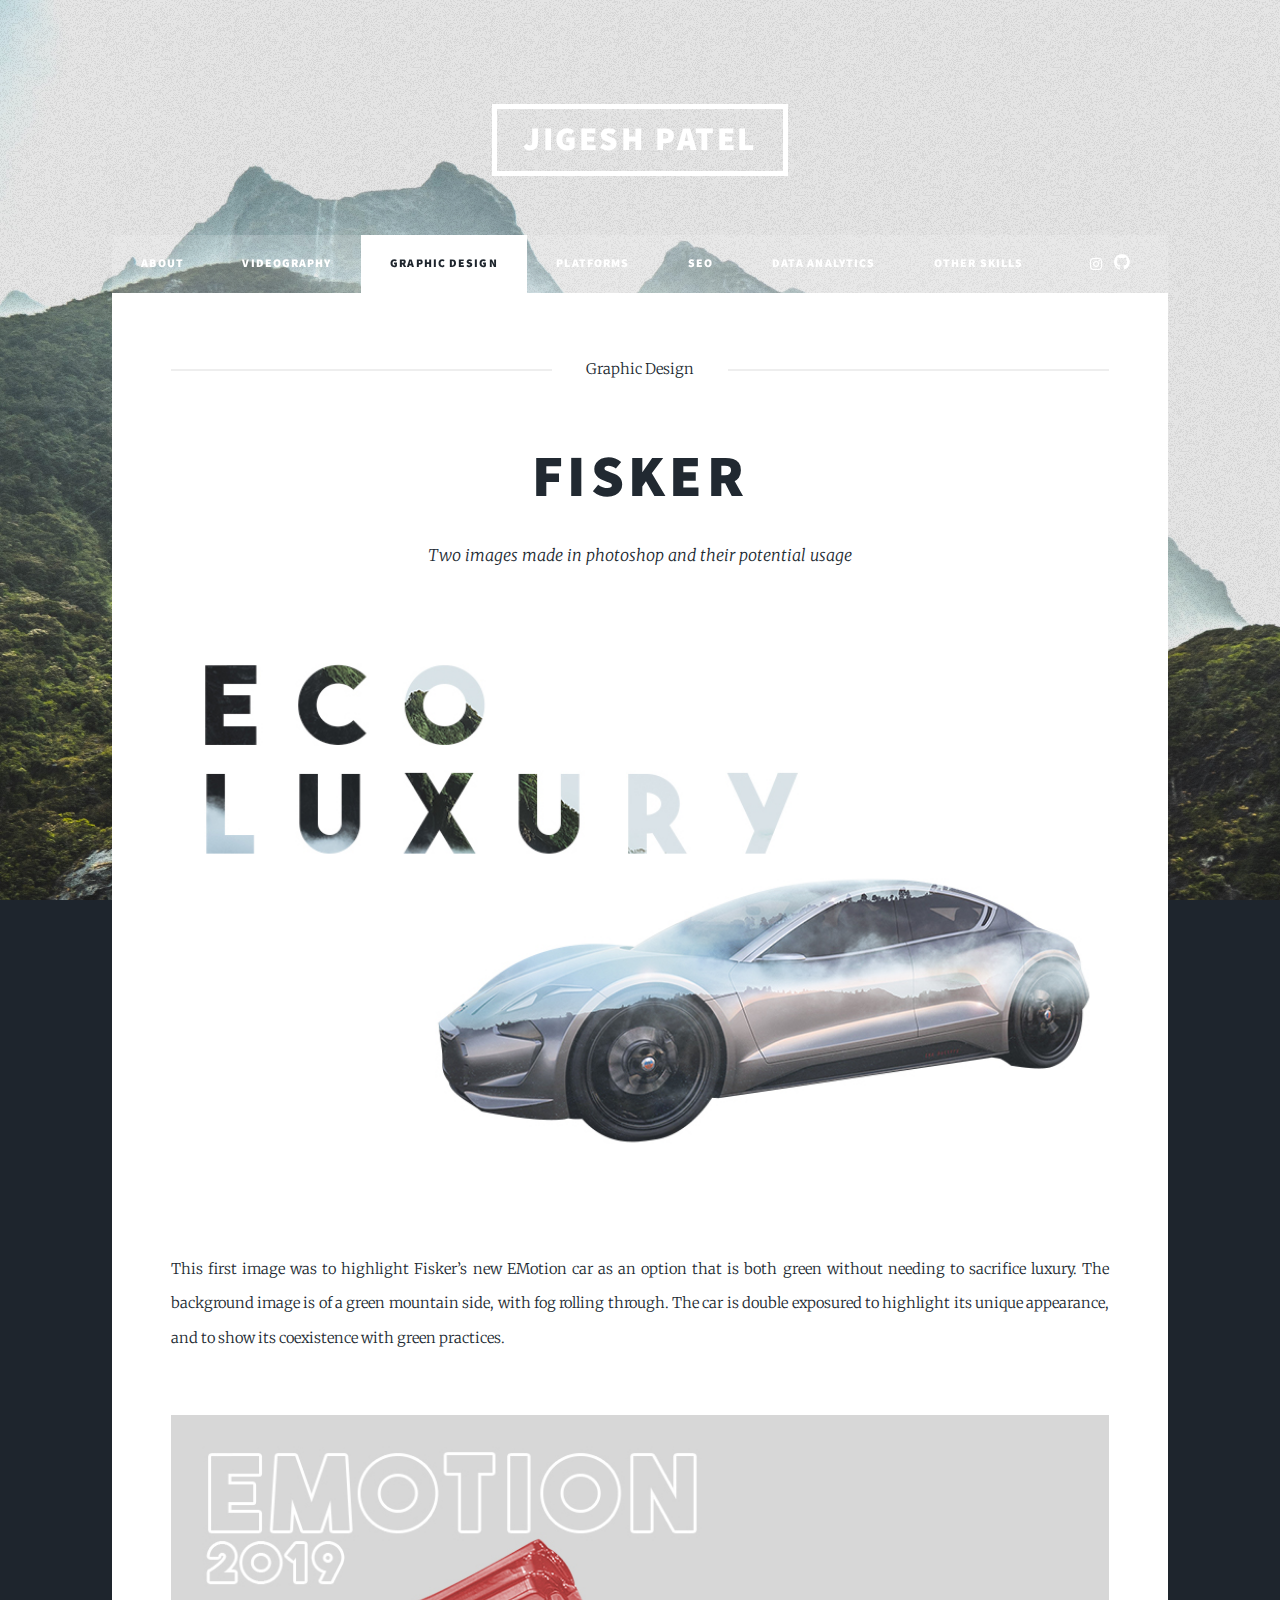
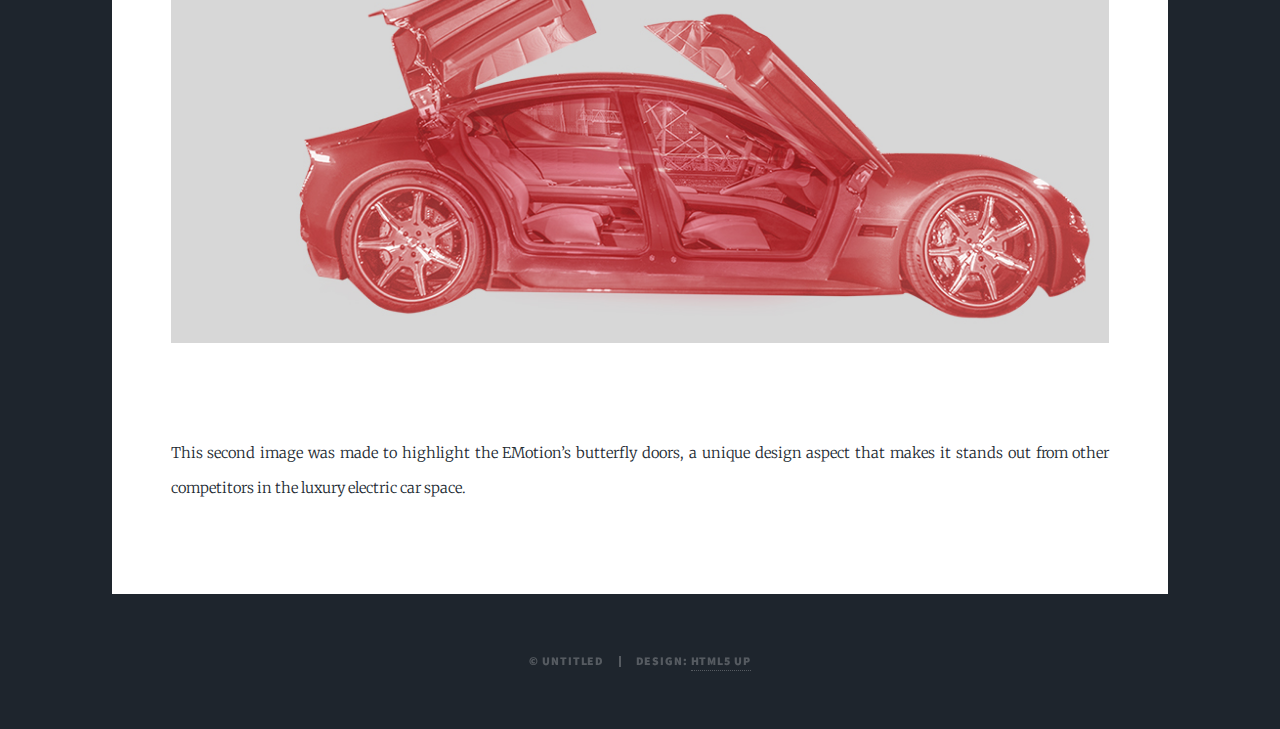
<file: fisker.html>
<!DOCTYPE HTML>

<html>
	<head>
		<title>Jigesh Patel</title>
		<meta charset="utf-8" />
		<meta name="viewport" content="width=device-width, initial-scale=1, user-scalable=no" />
		<link rel="stylesheet" href="assets/css/main.css" />
		<noscript><link rel="stylesheet" href="assets/css/noscript.css" /></noscript>
	</head>
	<body class="is-preload">

		<!-- Wrapper -->
			<div id="wrapper">

				<!-- Header -->
					<header id="header">
						<a href="index.html" class="logo">Jigesh Patel</a>
					</header>

				<!-- Nav -->
					<nav id="nav">
						<ul class="links">
							<li><a href="index.html">About</a></li>
							<li><a href="videography.html">Videography</a></li>
							<li class="active"><a href="graphicdesign.html">Graphic Design</a></li>
							<li><a href="platforms.html">Platforms</a></li>
							<li><a href="seo.html">SEO</a></li>
							<li><a href="dataanalytics.html">Data Analytics</a></li>
							<li><a href="otherskills.html">Other Skills</a></li>
						</ul>
						<ul class="icons"
							<li><a href="#" class="icon fa-instagram"><span class="label">Instagram</span></a></li>
							<li><a href="#" class="icon fa-github"><span class="label">GitHub</span></a></li>
						</ul>
					</nav>

				<!-- Main -->
					<div id="main">

						<!-- Post -->
							<section class="post">
								<header class="major">
									<span class="date">Graphic Design</span>
									<h1>Fisker</h1>
									<p>Two images made in photoshop and their potential usage</p>
								</header>
								<div class="image main"><img src="images/pic01.jpg" alt="" /></div>
								<p><br />This first image was to highlight Fisker’s new EMotion car as an option that is both green without needing to sacrifice luxury. The background image is of a green mountain side, with fog rolling through. The car is double exposured to highlight its unique appearance, and to show its coexistence with green practices.</p>
								
								<div class="image main"><img src="images/pic02.jpg" alt="" /></div>
								<p><br />This second image was made to highlight the EMotion’s butterfly doors, a unique design aspect that makes it stands out from other competitors in the luxury electric car space.</p>
								
							</section>

					</div>


				<!-- Copyright -->
					<div id="copyright">
						<ul><li>&copy; Untitled</li><li>Design: <a href="https://html5up.net">HTML5 UP</a></li></ul>
					</div>

			</div>

		<!-- Scripts -->
			<script src="assets/js/jquery.min.js"></script>
			<script src="assets/js/jquery.scrollex.min.js"></script>
			<script src="assets/js/jquery.scrolly.min.js"></script>
			<script src="assets/js/browser.min.js"></script>
			<script src="assets/js/breakpoints.min.js"></script>
			<script src="assets/js/util.js"></script>
			<script src="assets/js/main.js"></script>

	</body>
</html>
</file>
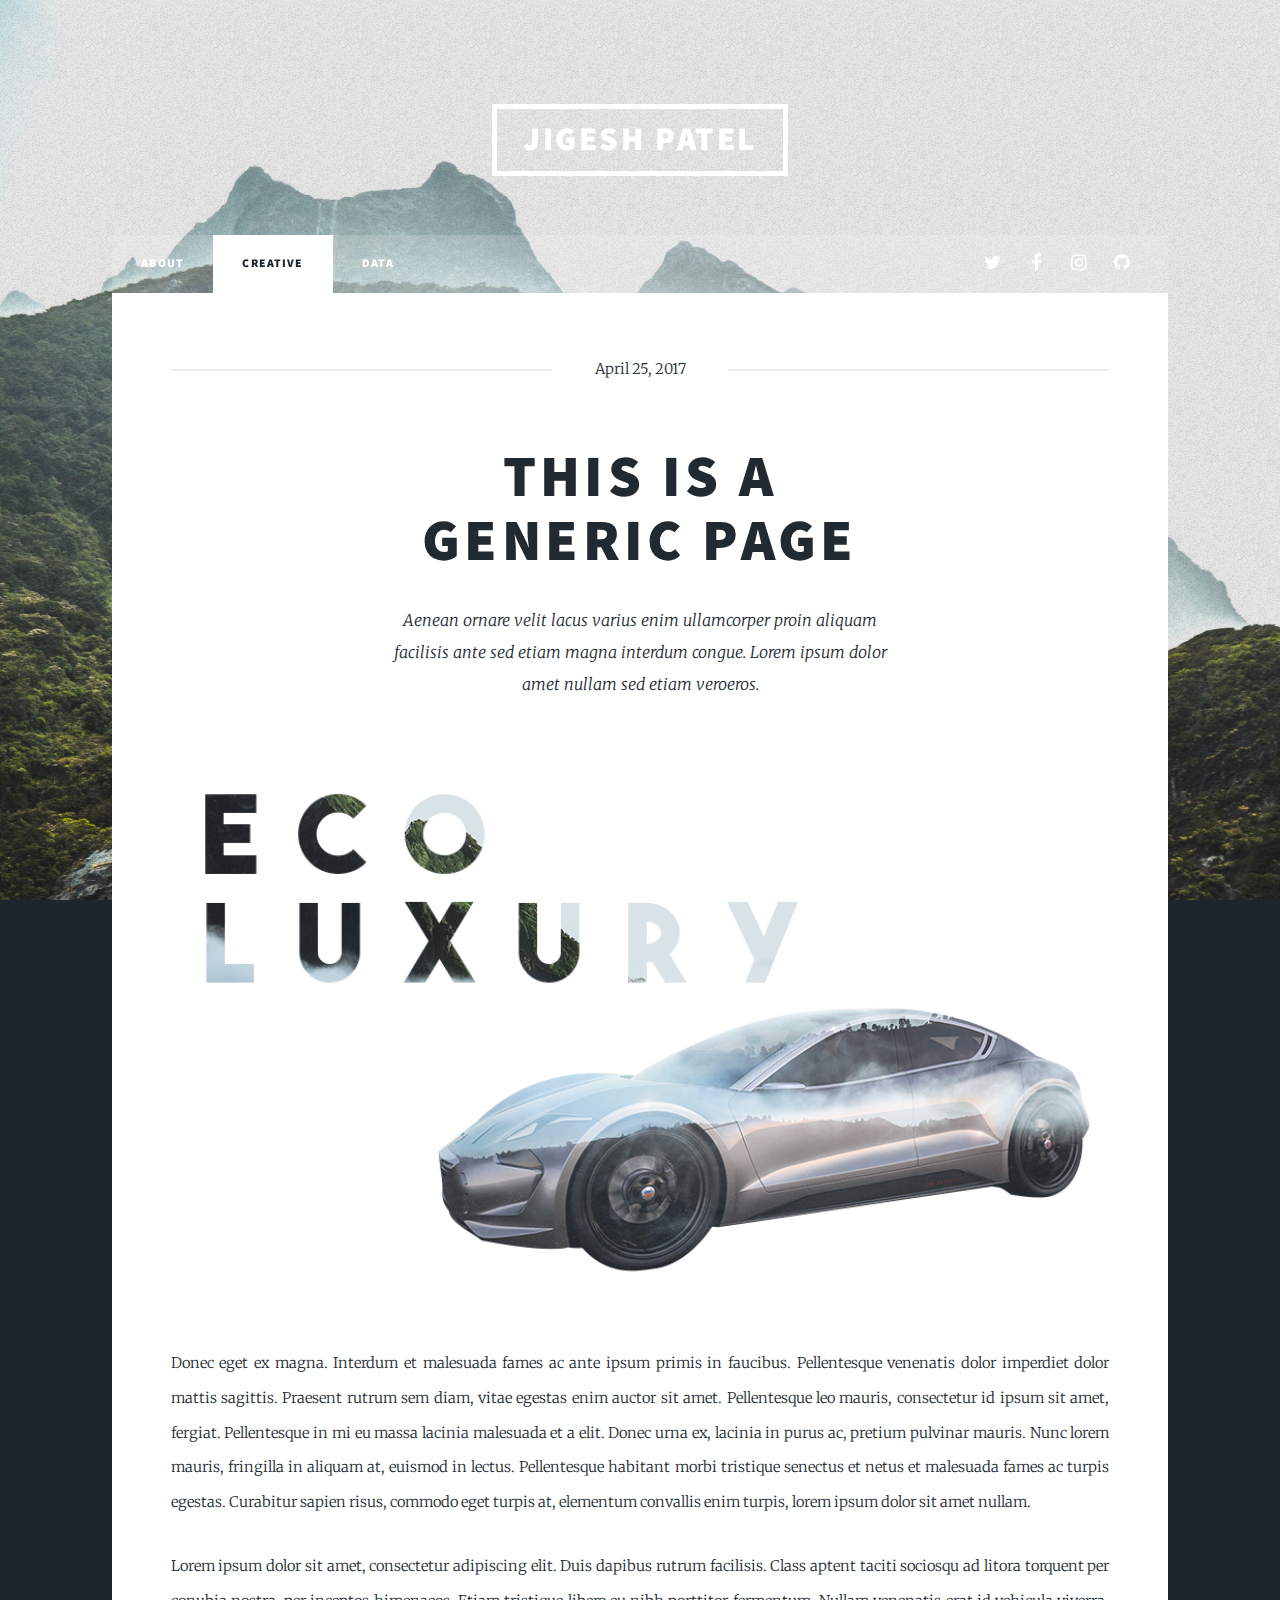
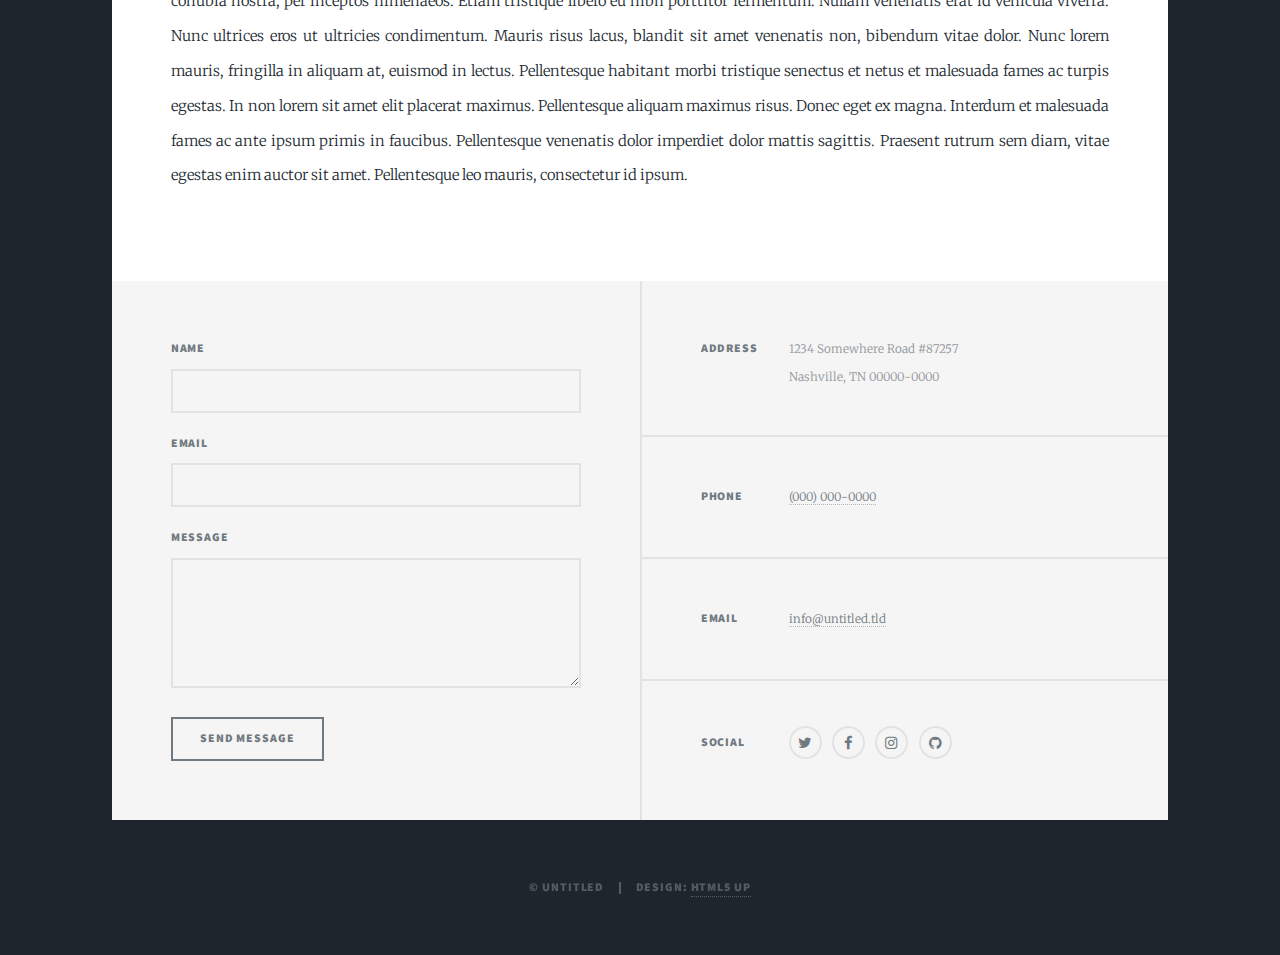
<file: generic.html>
<!DOCTYPE HTML>

<html>
	<head>
		<title>Jigesh Patel</title>
		<meta charset="utf-8" />
		<meta name="viewport" content="width=device-width, initial-scale=1, user-scalable=no" />
		<link rel="stylesheet" href="assets/css/main.css" />
		<noscript><link rel="stylesheet" href="assets/css/noscript.css" /></noscript>
	</head>
	<body class="is-preload">

		<!-- Wrapper -->
			<div id="wrapper">

				<!-- Header -->
					<header id="header">
						<a href="index.html" class="logo">Jigesh Patel</a>
					</header>

				<!-- Nav -->
					<nav id="nav">
						<ul class="links">
							<li><a href="index.html">About</a></li>
							<li class="active"><a href="generic.html">Creative</a></li>
							<li><a href="elements.html">Data</a></li>
						</ul>
						<ul class="icons">
							<li><a href="#" class="icon fa-twitter"><span class="label">Twitter</span></a></li>
							<li><a href="#" class="icon fa-facebook"><span class="label">Facebook</span></a></li>
							<li><a href="#" class="icon fa-instagram"><span class="label">Instagram</span></a></li>
							<li><a href="#" class="icon fa-github"><span class="label">GitHub</span></a></li>
						</ul>
					</nav>

				<!-- Main -->
					<div id="main">

						<!-- Post -->
							<section class="post">
								<header class="major">
									<span class="date">April 25, 2017</span>
									<h1>This is a<br />
									Generic Page</h1>
									<p>Aenean ornare velit lacus varius enim ullamcorper proin aliquam<br />
									facilisis ante sed etiam magna interdum congue. Lorem ipsum dolor<br />
									amet nullam sed etiam veroeros.</p>
								</header>
								<div class="image main"><img src="images/pic01.jpg" alt="" /></div>
								<p>Donec eget ex magna. Interdum et malesuada fames ac ante ipsum primis in faucibus. Pellentesque venenatis dolor imperdiet dolor mattis sagittis. Praesent rutrum sem diam, vitae egestas enim auctor sit amet. Pellentesque leo mauris, consectetur id ipsum sit amet, fergiat. Pellentesque in mi eu massa lacinia malesuada et a elit. Donec urna ex, lacinia in purus ac, pretium pulvinar mauris. Nunc lorem mauris, fringilla in aliquam at, euismod in lectus. Pellentesque habitant morbi tristique senectus et netus et malesuada fames ac turpis egestas. Curabitur sapien risus, commodo eget turpis at, elementum convallis enim turpis, lorem ipsum dolor sit amet nullam.</p>
								<p>Lorem ipsum dolor sit amet, consectetur adipiscing elit. Duis dapibus rutrum facilisis. Class aptent taciti sociosqu ad litora torquent per conubia nostra, per inceptos himenaeos. Etiam tristique libero eu nibh porttitor fermentum. Nullam venenatis erat id vehicula viverra. Nunc ultrices eros ut ultricies condimentum. Mauris risus lacus, blandit sit amet venenatis non, bibendum vitae dolor. Nunc lorem mauris, fringilla in aliquam at, euismod in lectus. Pellentesque habitant morbi tristique senectus et netus et malesuada fames ac turpis egestas. In non lorem sit amet elit placerat maximus. Pellentesque aliquam maximus risus. Donec eget ex magna. Interdum et malesuada fames ac ante ipsum primis in faucibus. Pellentesque venenatis dolor imperdiet dolor mattis sagittis. Praesent rutrum sem diam, vitae egestas enim auctor sit amet. Pellentesque leo mauris, consectetur id ipsum.</p>
							</section>

					</div>

				<!-- Footer -->
					<footer id="footer">
						<section>
							<form method="post" action="#">
								<div class="fields">
									<div class="field">
										<label for="name">Name</label>
										<input type="text" name="name" id="name" />
									</div>
									<div class="field">
										<label for="email">Email</label>
										<input type="text" name="email" id="email" />
									</div>
									<div class="field">
										<label for="message">Message</label>
										<textarea name="message" id="message" rows="3"></textarea>
									</div>
								</div>
								<ul class="actions">
									<li><input type="submit" value="Send Message" /></li>
								</ul>
							</form>
						</section>
						<section class="split contact">
							<section class="alt">
								<h3>Address</h3>
								<p>1234 Somewhere Road #87257<br />
								Nashville, TN 00000-0000</p>
							</section>
							<section>
								<h3>Phone</h3>
								<p><a href="#">(000) 000-0000</a></p>
							</section>
							<section>
								<h3>Email</h3>
								<p><a href="#">info@untitled.tld</a></p>
							</section>
							<section>
								<h3>Social</h3>
								<ul class="icons alt">
									<li><a href="#" class="icon alt fa-twitter"><span class="label">Twitter</span></a></li>
									<li><a href="#" class="icon alt fa-facebook"><span class="label">Facebook</span></a></li>
									<li><a href="#" class="icon alt fa-instagram"><span class="label">Instagram</span></a></li>
									<li><a href="#" class="icon alt fa-github"><span class="label">GitHub</span></a></li>
								</ul>
							</section>
						</section>
					</footer>

				<!-- Copyright -->
					<div id="copyright">
						<ul><li>&copy; Untitled</li><li>Design: <a href="https://html5up.net">HTML5 UP</a></li></ul>
					</div>

			</div>

		<!-- Scripts -->
			<script src="assets/js/jquery.min.js"></script>
			<script src="assets/js/jquery.scrollex.min.js"></script>
			<script src="assets/js/jquery.scrolly.min.js"></script>
			<script src="assets/js/browser.min.js"></script>
			<script src="assets/js/breakpoints.min.js"></script>
			<script src="assets/js/util.js"></script>
			<script src="assets/js/main.js"></script>

	</body>
</html>
</file>
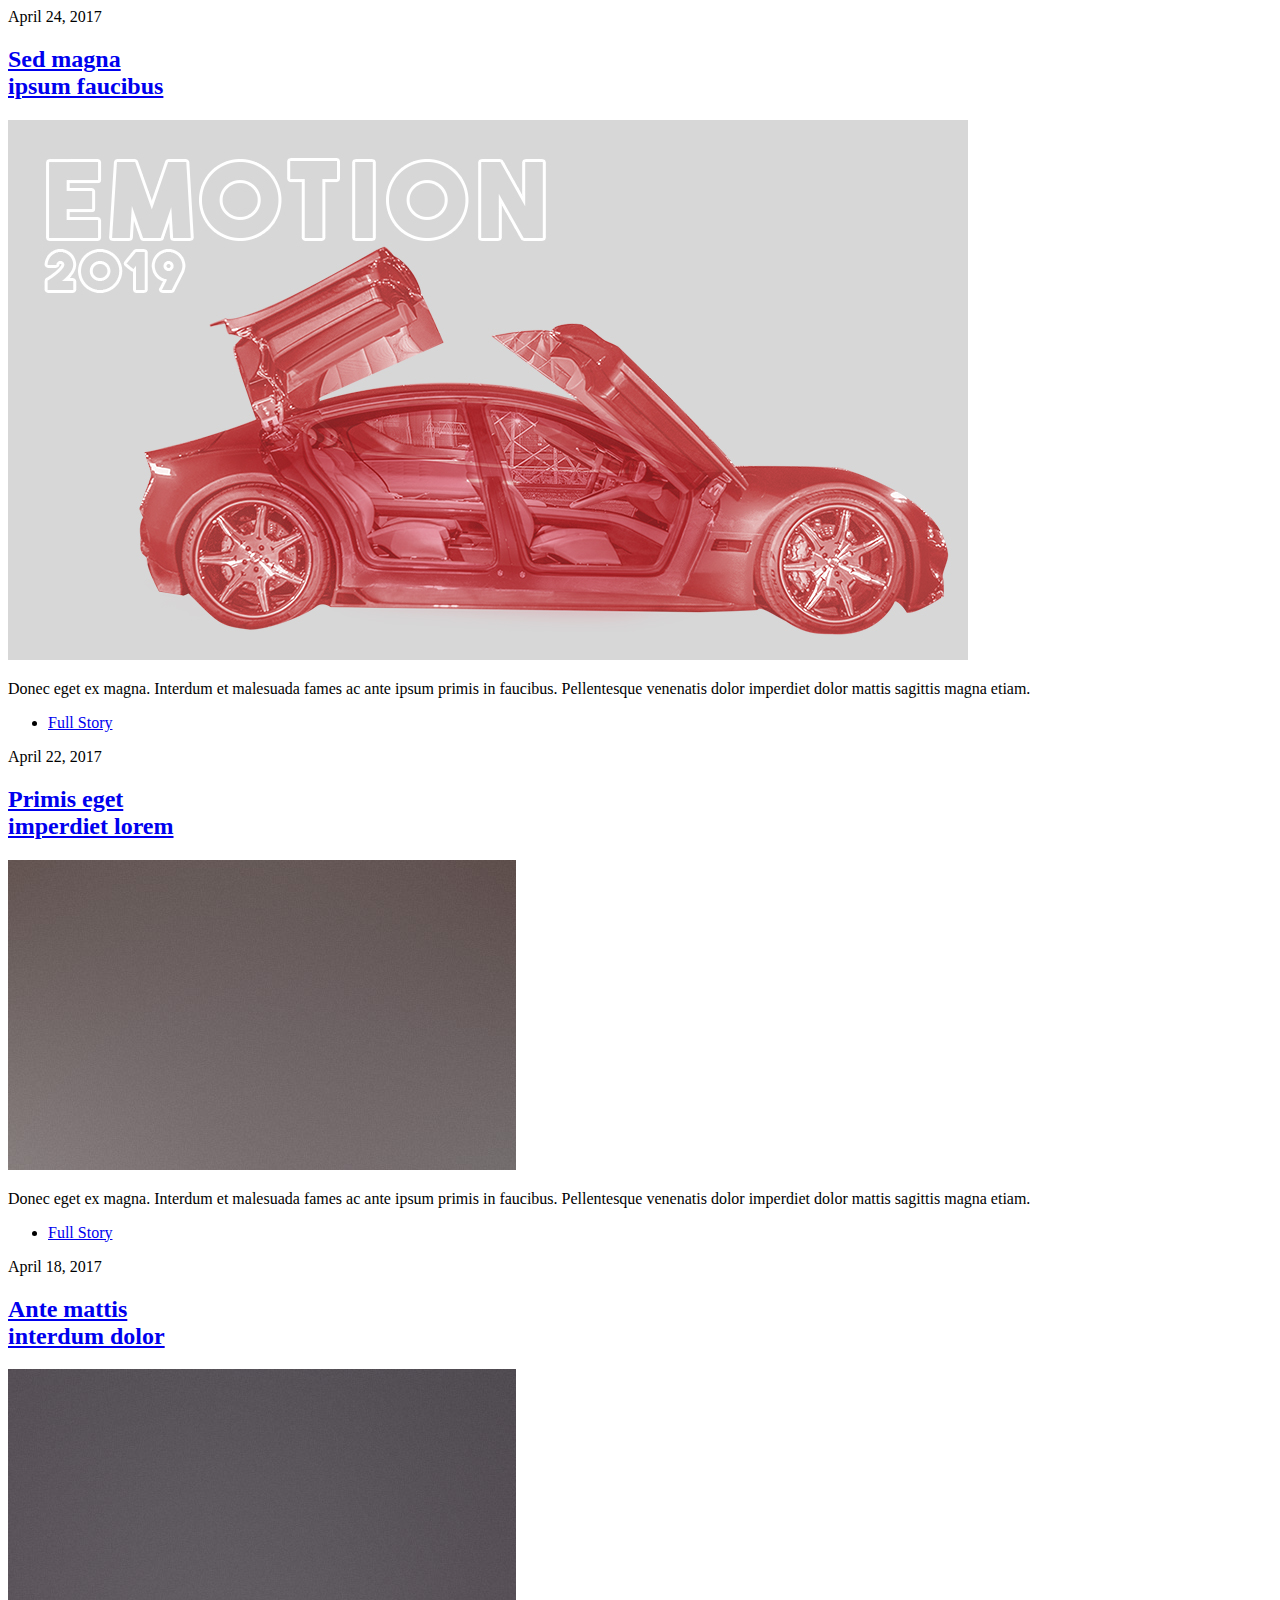
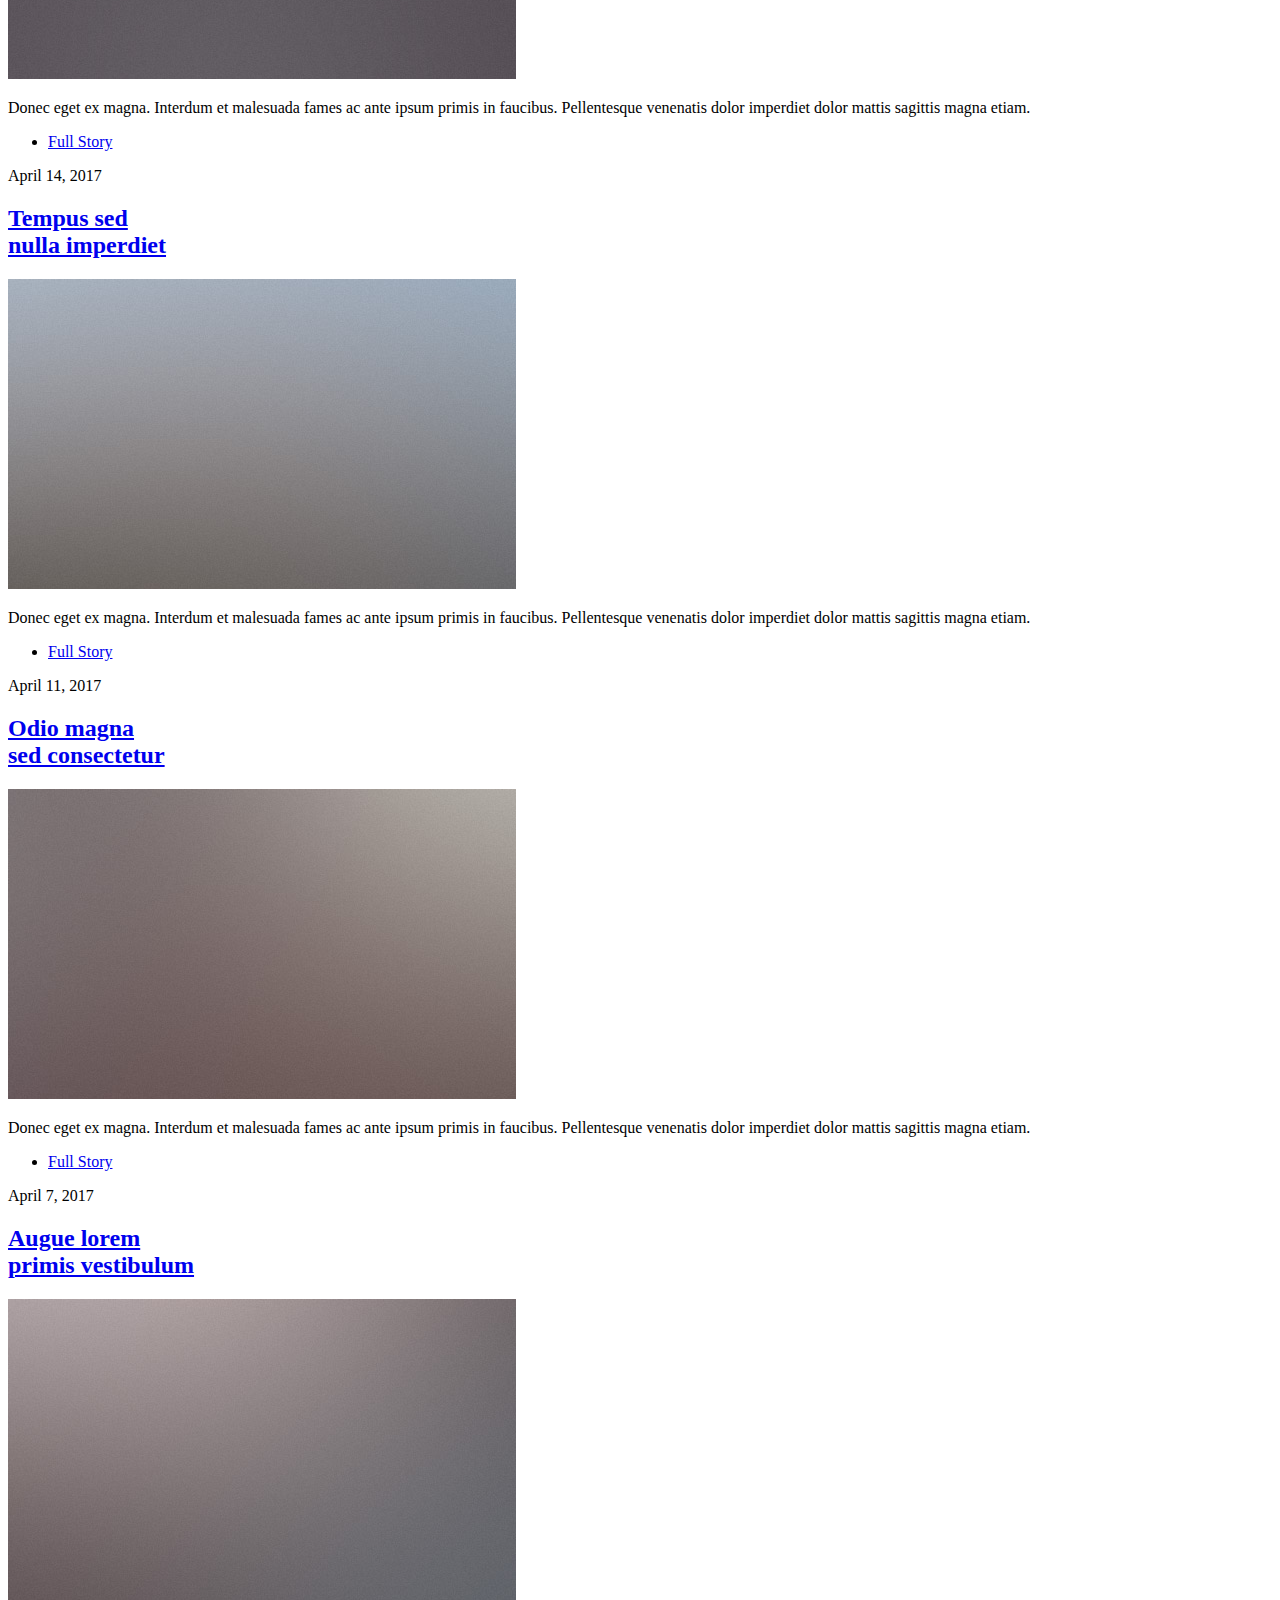
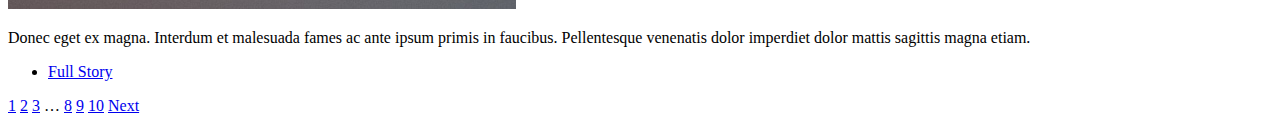
<file: landingpage.html>
<!DOCTYPE HTML>

<html>
								<article>
									<header>
										<span class="date">April 24, 2017</span>
										<h2><a href="#">Sed magna<br />
										ipsum faucibus</a></h2>
									</header>
									<a href="#" class="image fit"><img src="images/pic02.jpg" alt="" /></a>
									<p>Donec eget ex magna. Interdum et malesuada fames ac ante ipsum primis in faucibus. Pellentesque venenatis dolor imperdiet dolor mattis sagittis magna etiam.</p>
									<ul class="actions special">
										<li><a href="#" class="button">Full Story</a></li>
									</ul>
								</article>								
								<article>
									<header>
										<span class="date">April 22, 2017</span>
										<h2><a href="#">Primis eget<br />
										imperdiet lorem</a></h2>
									</header>
									<a href="#" class="image fit"><img src="images/pic03.jpg" alt="" /></a>
									<p>Donec eget ex magna. Interdum et malesuada fames ac ante ipsum primis in faucibus. Pellentesque venenatis dolor imperdiet dolor mattis sagittis magna etiam.</p>
									<ul class="actions special">
										<li><a href="#" class="button">Full Story</a></li>
									</ul>
								</article>
								<article>
									<header>
										<span class="date">April 18, 2017</span>
										<h2><a href="#">Ante mattis<br />
										interdum dolor</a></h2>
									</header>
									<a href="#" class="image fit"><img src="images/pic04.jpg" alt="" /></a>
									<p>Donec eget ex magna. Interdum et malesuada fames ac ante ipsum primis in faucibus. Pellentesque venenatis dolor imperdiet dolor mattis sagittis magna etiam.</p>
									<ul class="actions special">
										<li><a href="#" class="button">Full Story</a></li>
									</ul>
								</article>
								<article>
									<header>
										<span class="date">April 14, 2017</span>
										<h2><a href="#">Tempus sed<br />
										nulla imperdiet</a></h2>
									</header>
									<a href="#" class="image fit"><img src="images/pic05.jpg" alt="" /></a>
									<p>Donec eget ex magna. Interdum et malesuada fames ac ante ipsum primis in faucibus. Pellentesque venenatis dolor imperdiet dolor mattis sagittis magna etiam.</p>
									<ul class="actions special">
										<li><a href="#" class="button">Full Story</a></li>
									</ul>
								</article>
								<article>
									<header>
										<span class="date">April 11, 2017</span>
										<h2><a href="#">Odio magna<br />
										sed consectetur</a></h2>
									</header>
									<a href="#" class="image fit"><img src="images/pic06.jpg" alt="" /></a>
									<p>Donec eget ex magna. Interdum et malesuada fames ac ante ipsum primis in faucibus. Pellentesque venenatis dolor imperdiet dolor mattis sagittis magna etiam.</p>
									<ul class="actions special">
										<li><a href="#" class="button">Full Story</a></li>
									</ul>
								</article>
								<article>
									<header>
										<span class="date">April 7, 2017</span>
										<h2><a href="#">Augue lorem<br />
										primis vestibulum</a></h2>
									</header>
									<a href="#" class="image fit"><img src="images/pic07.jpg" alt="" /></a>
									<p>Donec eget ex magna. Interdum et malesuada fames ac ante ipsum primis in faucibus. Pellentesque venenatis dolor imperdiet dolor mattis sagittis magna etiam.</p>
									<ul class="actions special">
										<li><a href="#" class="button">Full Story</a></li>
									</ul>
								</article>
							</section>

						<!-- Footer -->
							<footer>
								<div class="pagination">
									<!--<a href="#" class="previous">Prev</a>-->
									<a href="#" class="page active">1</a>
									<a href="#" class="page">2</a>
									<a href="#" class="page">3</a>
									<span class="extra">&hellip;</span>
									<a href="#" class="page">8</a>
									<a href="#" class="page">9</a>
									<a href="#" class="page">10</a>
									<a href="#" class="next">Next</a>
								</div>
								</section>

						</div>
</file>
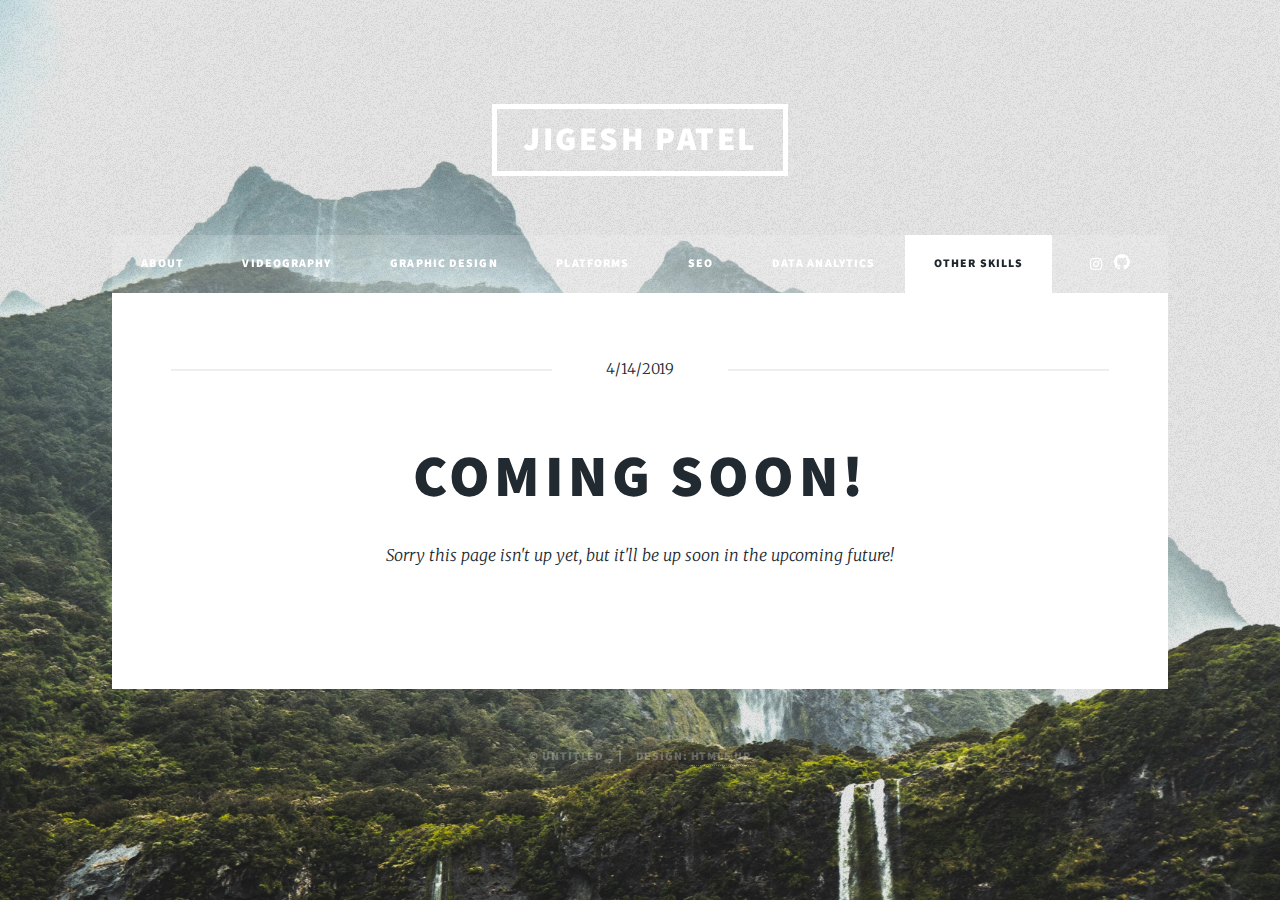
<file: otherskills.html>
<!DOCTYPE HTML>

<html>
	<head>
		<title>Jigesh Patel</title>
		<meta charset="utf-8" />
		<meta name="viewport" content="width=device-width, initial-scale=1, user-scalable=no" />
		<link rel="stylesheet" href="assets/css/main.css" />
		<noscript><link rel="stylesheet" href="assets/css/noscript.css" /></noscript>
	</head>
	<body class="is-preload">

		<!-- Wrapper -->
			<div id="wrapper">

				<!-- Header -->
					<header id="header">
						<a href="index.html" class="logo">Jigesh Patel</a>
					</header>

				<!-- Nav -->
					<nav id="nav">
						<ul class="links">
							<li><a href="index.html">About</a></li>
							<li><a href="videography.html">Videography</a></li>
							<li><a href="graphicdesign.html">Graphic Design</a></li>
							<li><a href="platforms.html">Platforms</a></li>
							<li><a href="seo.html">SEO</a></li>
							<li><a href="dataanalytics.html">Data Analytics</a></li>
							<li class="active"><a href="otherskills.html">Other Skills</a></li>
						</ul>
						<ul class="icons"
							<li><a href="#" class="icon fa-instagram"><span class="label">Instagram</span></a></li>
							<li><a href="#" class="icon fa-github"><span class="label">GitHub</span></a></li>
						</ul>
					</nav>

				<!-- Main -->
					<div id="main">

						<!-- Post -->
							<section class="post">
								<header class="major">
									<span class="date">4/14/2019</span>
									<h1>Coming Soon!
									</h1>
									<p>Sorry this page isn't up yet, but it'll be up soon in the upcoming future!</p>
								</header>
								
							</section>

					</div>


				<!-- Copyright -->
					<div id="copyright">
						<ul><li>&copy; Untitled</li><li>Design: <a href="https://html5up.net">HTML5 UP</a></li></ul>
					</div>

			</div>

		<!-- Scripts -->
			<script src="assets/js/jquery.min.js"></script>
			<script src="assets/js/jquery.scrollex.min.js"></script>
			<script src="assets/js/jquery.scrolly.min.js"></script>
			<script src="assets/js/browser.min.js"></script>
			<script src="assets/js/breakpoints.min.js"></script>
			<script src="assets/js/util.js"></script>
			<script src="assets/js/main.js"></script>

	</body>
</html>
</file>
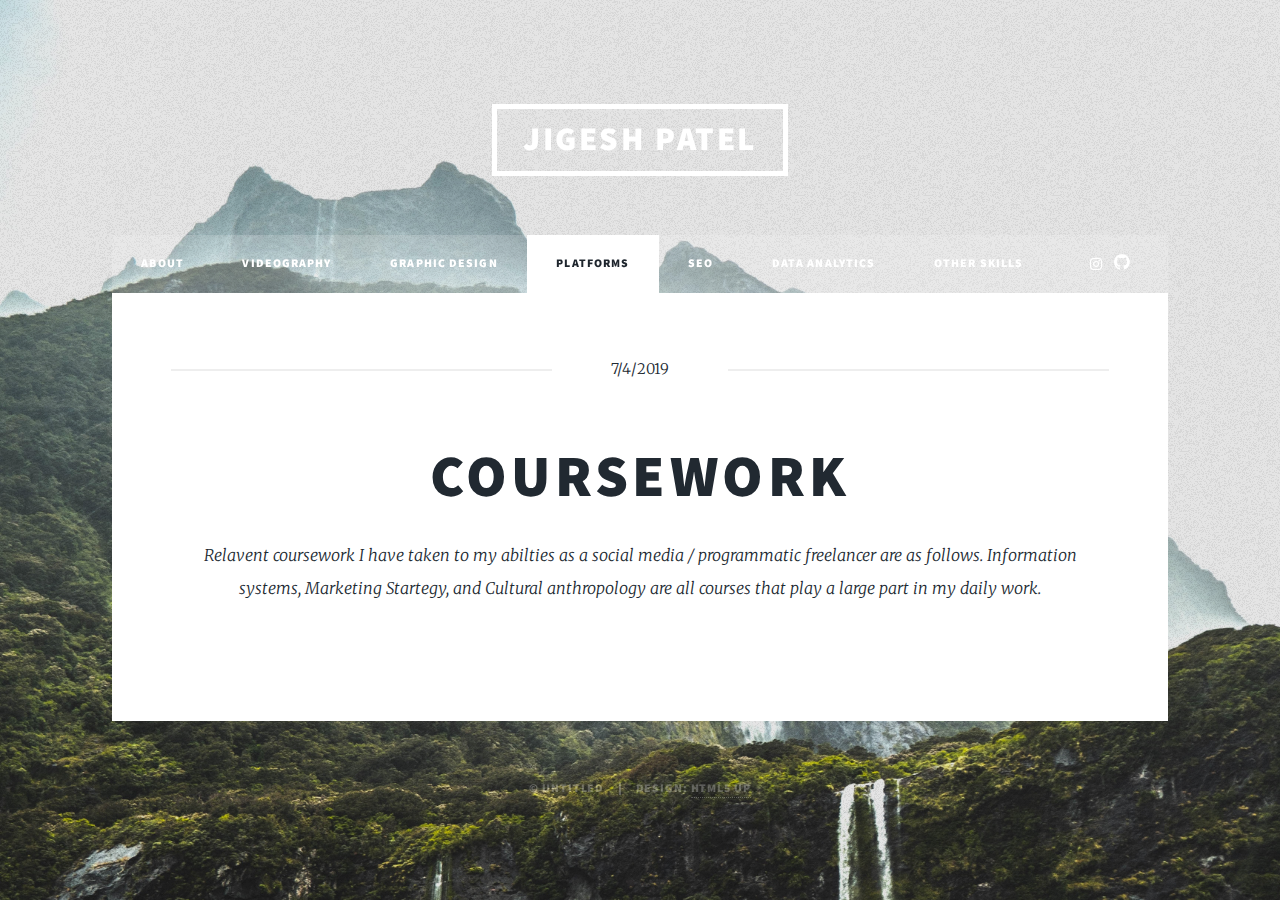
<file: platforms.html>
<!DOCTYPE HTML>

<html>
	<head>
		<title>Jigesh Patel</title>
		<meta charset="utf-8" />
		<meta name="viewport" content="width=device-width, initial-scale=1, user-scalable=no" />
		<link rel="stylesheet" href="assets/css/main.css" />
		<noscript><link rel="stylesheet" href="assets/css/noscript.css" /></noscript>
	</head>
	<body class="is-preload">

		<!-- Wrapper -->
			<div id="wrapper">

				<!-- Header -->
					<header id="header">
						<a href="index.html" class="logo">Jigesh Patel</a>
					</header>

				<!-- Nav -->
					<nav id="nav">
						<ul class="links">
							<li><a href="index.html">About</a></li>
							<li><a href="videography.html">Videography</a></li>
							<li><a href="graphicdesign.html">Graphic Design</a></li>
							<li class="active"><a href="platforms.html">Platforms</a></li>
							<li><a href="seo.html">SEO</a></li>
							<li><a href="dataanalytics.html">Data Analytics</a></li>
							<li><a href="otherskills.html">Other Skills</a></li>
						</ul>
						<ul class="icons"
							<li><a href="#" class="icon fa-instagram"><span class="label">Instagram</span></a></li>
							<li><a href="#" class="icon fa-github"><span class="label">GitHub</span></a></li>
						</ul>
					</nav>

				<!-- Main -->
					<div id="main">

						<!-- Post -->
							<section class="post">
								<header class="major">
									<span class="date">7/4/2019</span>
									<h1>Coursework
									</h1>
									<p>Relavent coursework I have taken to my abilties as a social media / programmatic freelancer are as follows. Information systems, Marketing Startegy, and Cultural anthropology are all courses that play a large part in my daily work. </p>
								</header>
								
							</section>

					</div>


				<!-- Copyright -->
					<div id="copyright">
						<ul><li>&copy; Untitled</li><li>Design: <a href="https://html5up.net">HTML5 UP</a></li></ul>
					</div>

			</div>

		<!-- Scripts -->
			<script src="assets/js/jquery.min.js"></script>
			<script src="assets/js/jquery.scrollex.min.js"></script>
			<script src="assets/js/jquery.scrolly.min.js"></script>
			<script src="assets/js/browser.min.js"></script>
			<script src="assets/js/breakpoints.min.js"></script>
			<script src="assets/js/util.js"></script>
			<script src="assets/js/main.js"></script>

	</body>
</html>
</file>
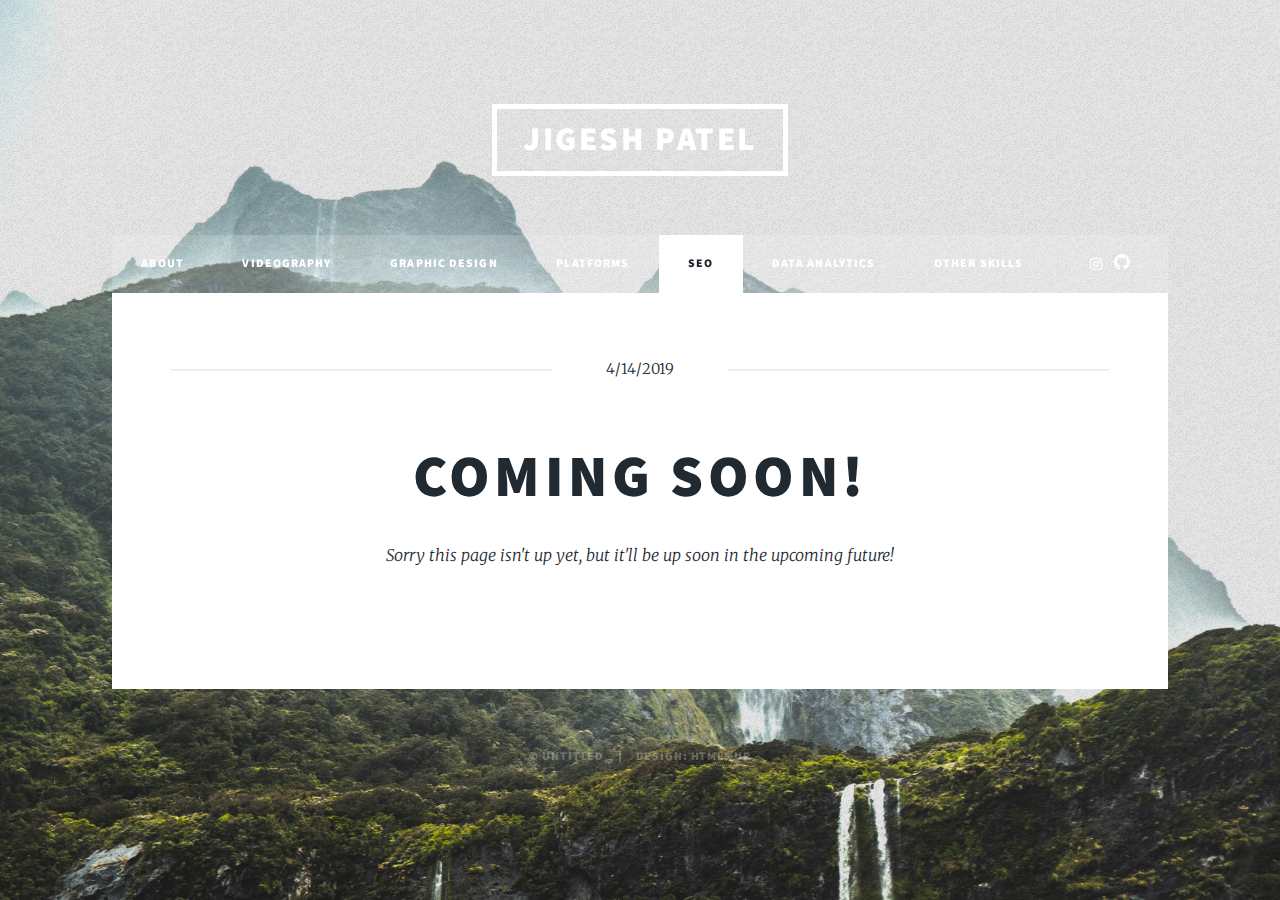
<file: seo.html>
<!DOCTYPE HTML>

<html>
	<head>
		<title>Jigesh Patel</title>
		<meta charset="utf-8" />
		<meta name="viewport" content="width=device-width, initial-scale=1, user-scalable=no" />
		<link rel="stylesheet" href="assets/css/main.css" />
		<noscript><link rel="stylesheet" href="assets/css/noscript.css" /></noscript>
	</head>
	<body class="is-preload">

		<!-- Wrapper -->
			<div id="wrapper">

				<!-- Header -->
					<header id="header">
						<a href="index.html" class="logo">Jigesh Patel</a>
					</header>

				<!-- Nav -->
					<nav id="nav">
						<ul class="links">
							<li><a href="index.html">About</a></li>
							<li><a href="videography.html">Videography</a></li>
							<li><a href="graphicdesign.html">Graphic Design</a></li>
							<li><a href="platforms.html">Platforms</a></li>
							<li class="active"><a href="seo.html">SEO</a></li>
							<li><a href="dataanalytics.html">Data Analytics</a></li>
							<li><a href="otherskills.html">Other Skills</a></li>
						</ul>
						<ul class="icons"
							<li><a href="#" class="icon fa-instagram"><span class="label">Instagram</span></a></li>
							<li><a href="#" class="icon fa-github"><span class="label">GitHub</span></a></li>
						</ul>
					</nav>

				<!-- Main -->
					<div id="main">

						<!-- Post -->
							<section class="post">
								<header class="major">
									<span class="date">4/14/2019</span>
									<h1>Coming Soon!
									</h1>
									<p>Sorry this page isn't up yet, but it'll be up soon in the upcoming future!</p>
								</header>
								
							</section>

					</div>


				<!-- Copyright -->
					<div id="copyright">
						<ul><li>&copy; Untitled</li><li>Design: <a href="https://html5up.net">HTML5 UP</a></li></ul>
					</div>

			</div>

		<!-- Scripts -->
			<script src="assets/js/jquery.min.js"></script>
			<script src="assets/js/jquery.scrollex.min.js"></script>
			<script src="assets/js/jquery.scrolly.min.js"></script>
			<script src="assets/js/browser.min.js"></script>
			<script src="assets/js/breakpoints.min.js"></script>
			<script src="assets/js/util.js"></script>
			<script src="assets/js/main.js"></script>

	</body>
</html>
</file>
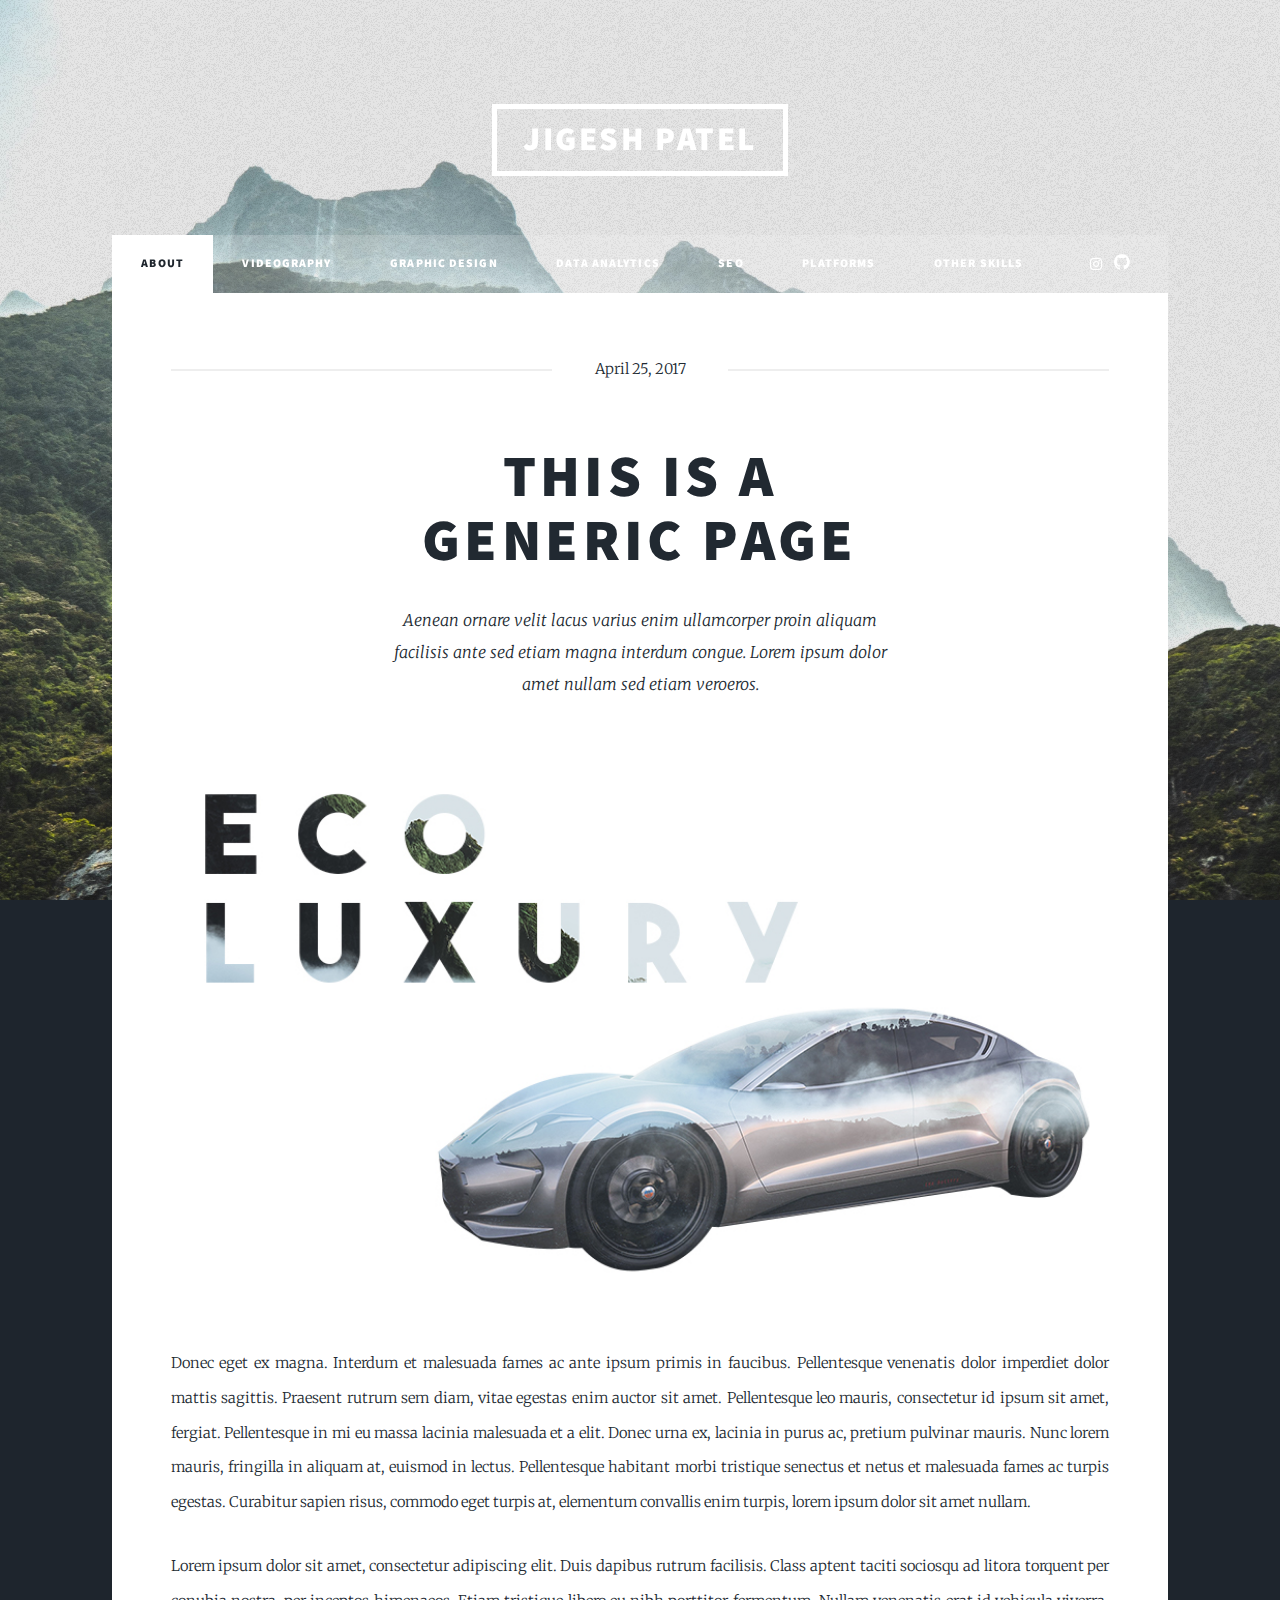
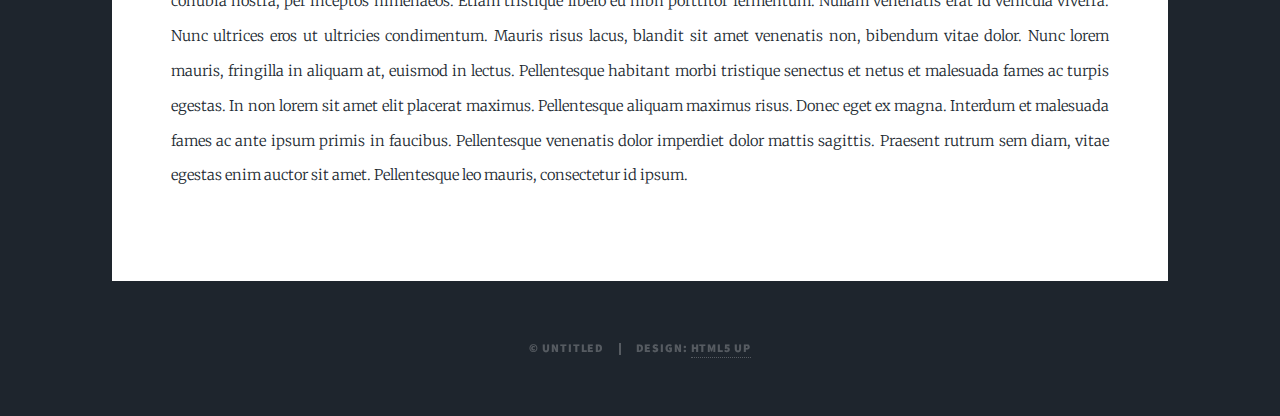
<file: Testpage.html>
<!DOCTYPE HTML>

<html>
	<head>
		<title>Jigesh Patel</title>
		<meta charset="utf-8" />
		<meta name="viewport" content="width=device-width, initial-scale=1, user-scalable=no" />
		<link rel="stylesheet" href="assets/css/main.css" />
		<noscript><link rel="stylesheet" href="assets/css/noscript.css" /></noscript>
	</head>
	<body class="is-preload">

		<!-- Wrapper -->
			<div id="wrapper">

				<!-- Header -->
					<header id="header">
						<a href="index.html" class="logo">Jigesh Patel</a>
					</header>

				<!-- Nav -->
					<nav id="nav">
						<ul class="links">
							<li class="active"><a href="index.html">About</a></li>
							<li><a href="videography.html">Videography</a></li>
							<li><a href="elements.html">Graphic Design</a></li>
							<li><a href="elements.html">Data Analytics</a></li>
							<li><a href="elements.html">SEO</a></li>
							<li><a href="elements.html">Platforms</a></li>
							<li><a href="elements.html">Other Skills</a></li>
						</ul>
						<ul class="icons"
							<li><a href="#" class="icon fa-instagram"><span class="label">Instagram</span></a></li>
							<li><a href="#" class="icon fa-github"><span class="label">GitHub</span></a></li>
						</ul>
					</nav>

				<!-- Main -->
					<div id="main">

						<!-- Post -->
							<section class="post">
								<header class="major">
									<span class="date">April 25, 2017</span>
									<h1>This is a<br />
									Generic Page</h1>
									<p>Aenean ornare velit lacus varius enim ullamcorper proin aliquam<br />
									facilisis ante sed etiam magna interdum congue. Lorem ipsum dolor<br />
									amet nullam sed etiam veroeros.</p>
								</header>
								<div class="image main"><img src="images/pic01.jpg" alt="" /></div>
								<p>Donec eget ex magna. Interdum et malesuada fames ac ante ipsum primis in faucibus. Pellentesque venenatis dolor imperdiet dolor mattis sagittis. Praesent rutrum sem diam, vitae egestas enim auctor sit amet. Pellentesque leo mauris, consectetur id ipsum sit amet, fergiat. Pellentesque in mi eu massa lacinia malesuada et a elit. Donec urna ex, lacinia in purus ac, pretium pulvinar mauris. Nunc lorem mauris, fringilla in aliquam at, euismod in lectus. Pellentesque habitant morbi tristique senectus et netus et malesuada fames ac turpis egestas. Curabitur sapien risus, commodo eget turpis at, elementum convallis enim turpis, lorem ipsum dolor sit amet nullam.</p>
								<p>Lorem ipsum dolor sit amet, consectetur adipiscing elit. Duis dapibus rutrum facilisis. Class aptent taciti sociosqu ad litora torquent per conubia nostra, per inceptos himenaeos. Etiam tristique libero eu nibh porttitor fermentum. Nullam venenatis erat id vehicula viverra. Nunc ultrices eros ut ultricies condimentum. Mauris risus lacus, blandit sit amet venenatis non, bibendum vitae dolor. Nunc lorem mauris, fringilla in aliquam at, euismod in lectus. Pellentesque habitant morbi tristique senectus et netus et malesuada fames ac turpis egestas. In non lorem sit amet elit placerat maximus. Pellentesque aliquam maximus risus. Donec eget ex magna. Interdum et malesuada fames ac ante ipsum primis in faucibus. Pellentesque venenatis dolor imperdiet dolor mattis sagittis. Praesent rutrum sem diam, vitae egestas enim auctor sit amet. Pellentesque leo mauris, consectetur id ipsum.</p>
							</section>

					</div>


				<!-- Copyright -->
					<div id="copyright">
						<ul><li>&copy; Untitled</li><li>Design: <a href="https://html5up.net">HTML5 UP</a></li></ul>
					</div>

			</div>

		<!-- Scripts -->
			<script src="assets/js/jquery.min.js"></script>
			<script src="assets/js/jquery.scrollex.min.js"></script>
			<script src="assets/js/jquery.scrolly.min.js"></script>
			<script src="assets/js/browser.min.js"></script>
			<script src="assets/js/breakpoints.min.js"></script>
			<script src="assets/js/util.js"></script>
			<script src="assets/js/main.js"></script>

	</body>
</html>
</file>
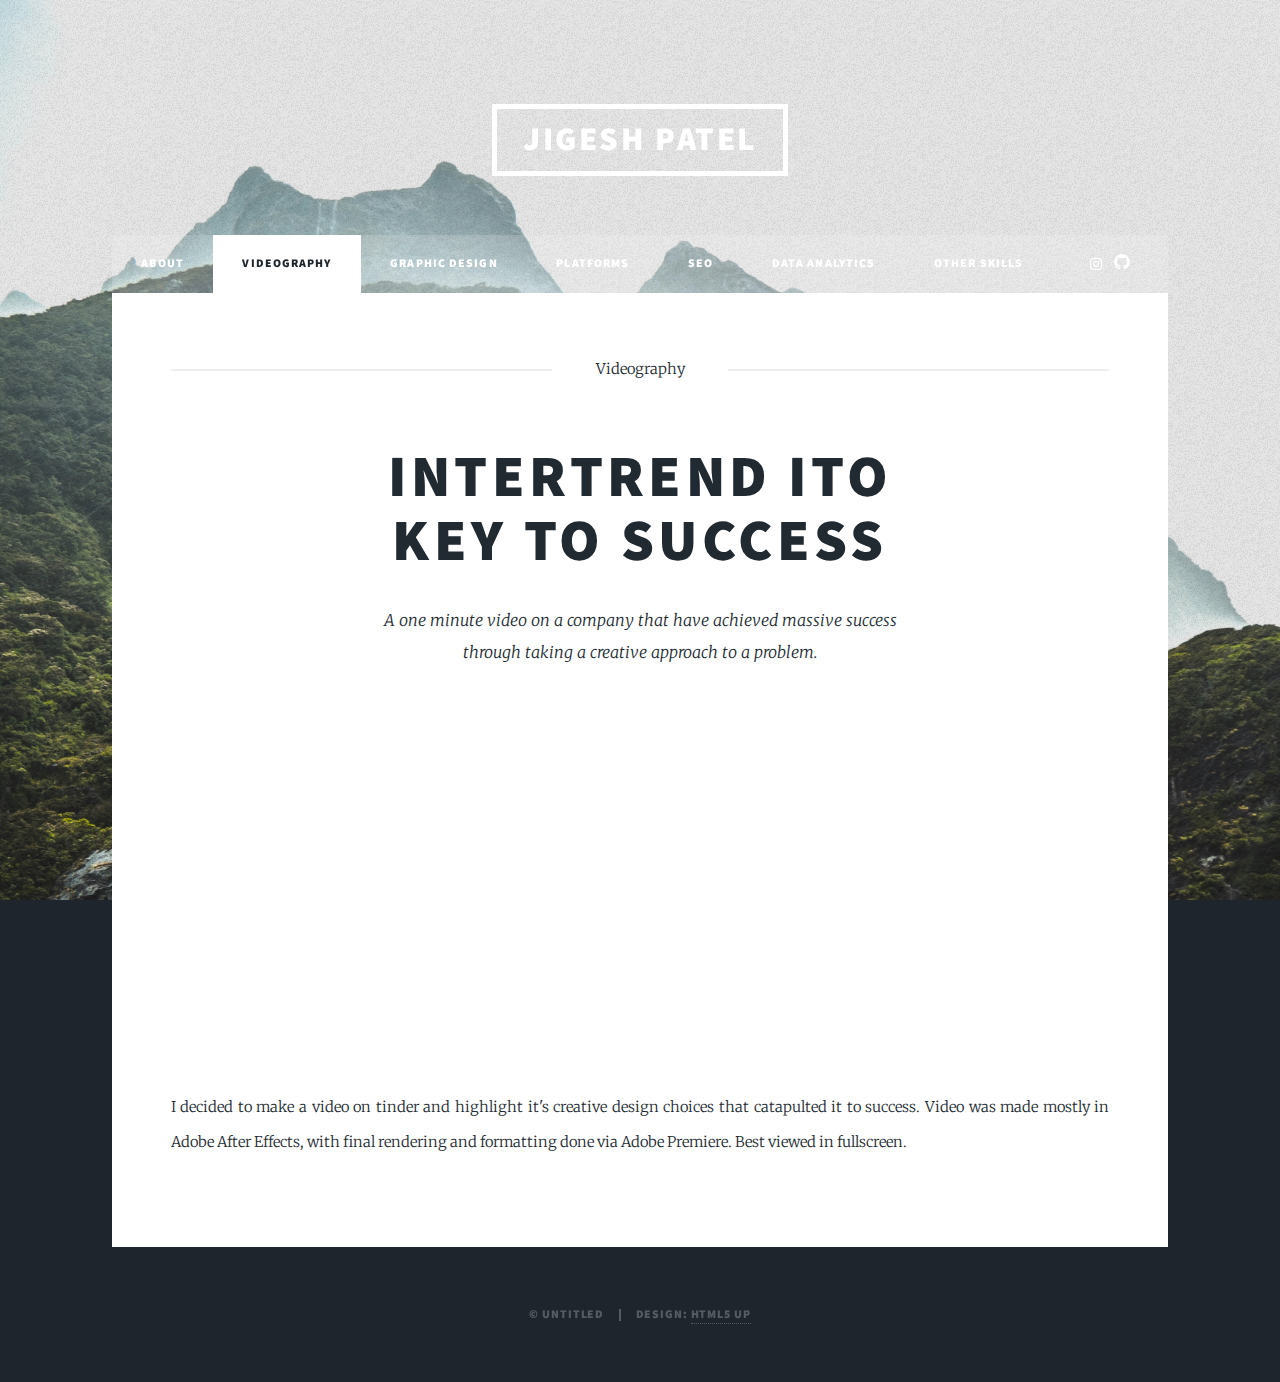
<file: videography.html>
<!DOCTYPE HTML>

<html>
	<head>
		<title>Jigesh Patel</title>
		<meta charset="utf-8" />
		<meta name="viewport" content="width=device-width, initial-scale=1, user-scalable=no" />
		<link rel="stylesheet" href="assets/css/main.css" />
		<noscript><link rel="stylesheet" href="assets/css/noscript.css" /></noscript>
	</head>
	<body class="is-preload">

		<!-- Wrapper -->
			<div id="wrapper">

				<!-- Header -->
					<header id="header">
						<a href="index.html" class="logo">Jigesh Patel</a>
					</header>

				<!-- Nav -->
					<nav id="nav">
						<ul class="links">
							<li><a href="index.html">About</a></li>
							<li class="active"><a href="videography.html">Videography</a></li>
							<li><a href="graphicdesign.html">Graphic Design</a></li>
							<li><a href="platforms.html">Platforms</a></li>
							<li><a href="seo.html">SEO</a></li>
							<li><a href="dataanalytics.html">Data Analytics</a></li>
							<li><a href="otherskills.html">Other Skills</a></li>
						</ul>
						<ul class="icons"
							<li><a href="#" class="icon fa-instagram"><span class="label">Instagram</span></a></li>
							<li><a href="#" class="icon fa-github"><span class="label">GitHub</span></a></li>
						</ul>
					</nav>

				<!-- Main -->
					<div id="main">

						<!-- Post -->
							<section class="post">
								<header class="major">
									<span class="date">Videography</span>
									<h1>InterTrend ITO<br />
									Key To Success </h1>
									<p>A one minute video on a company that have achieved massive success<br />
									through taking a creative approach to a problem.</p>
								</header>
								<div style="text-align:center;">
								<iframe width="560" height="315" src="https://www.youtube.com/embed/RYAMgGcSSJc" class="center" frameborder="0" allow="accelerometer; autoplay; encrypted-media; gyroscope; picture-in-picture" allowfullscreen></iframe>
								</div>
								<p><br />I decided to make a video on tinder and highlight it's creative design choices that catapulted it to success. Video was made mostly in Adobe After Effects, with final rendering and formatting done via Adobe Premiere. Best viewed in fullscreen.</p>
								
							</section>

					</div>


				<!-- Copyright -->
					<div id="copyright">
						<ul><li>&copy; Untitled</li><li>Design: <a href="https://html5up.net">HTML5 UP</a></li></ul>
					</div>

			</div>

		<!-- Scripts -->
			<script src="assets/js/jquery.min.js"></script>
			<script src="assets/js/jquery.scrollex.min.js"></script>
			<script src="assets/js/jquery.scrolly.min.js"></script>
			<script src="assets/js/browser.min.js"></script>
			<script src="assets/js/breakpoints.min.js"></script>
			<script src="assets/js/util.js"></script>
			<script src="assets/js/main.js"></script>

	</body>
</html>
</file>
<file: assets/css/main.css>
@import url(font-awesome.min.css);
@import url("https://fonts.googleapis.com/css?family=Merriweather:300,700,300italic,700italic|Source+Sans+Pro:900");

/*
	Massively by HTML5 UP
	html5up.net | @ajlkn
	Free for personal and commercial use under the CCA 3.0 license (html5up.net/license)
*/

html, body, div, span, applet, object,
iframe, h1, h2, h3, h4, h5, h6, p, blockquote,
pre, a, abbr, acronym, address, big, cite,
code, del, dfn, em, img, ins, kbd, q, s, samp,
small, strike, strong, sub, sup, tt, var, b,
u, i, center, dl, dt, dd, ol, ul, li, fieldset,
form, label, legend, table, caption, tbody,
tfoot, thead, tr, th, td, article, aside,
canvas, details, embed, figure, figcaption,
footer, header, hgroup, menu, nav, output, ruby,
section, summary, time, mark, audio, video {
	margin: 0;
	padding: 0;
	border: 0;
	font-size: 100%;
	font: inherit;
	vertical-align: baseline;}

article, aside, details, figcaption, figure,
footer, header, hgroup, menu, nav, section {
	display: block;}

body {
	line-height: 1;
}

.center {
	margin:auto;
}

ol, ul {
	list-style: none;
}

blockquote, q {
	quotes: none;
}

	blockquote:before, blockquote:after, q:before, q:after {
		content: '';
		content: none;
	}

table {
	border-collapse: collapse;
	border-spacing: 0;
}

body {
	-webkit-text-size-adjust: none;
}

mark {
	background-color: transparent;
	color: inherit;
}

input::-moz-focus-inner {
	border: 0;
	padding: 0;
}

input, select, textarea {
	-moz-appearance: none;
	-webkit-appearance: none;
	-ms-appearance: none;
	appearance: none;
}

/* Basic */

	@-ms-viewport {
		width: device-width;
	}

	body {
		-ms-overflow-style: scrollbar;
	}

	@media screen and (max-width: 480px) {

		html, body {
			min-width: 320px;
		}

	}

	html {
		box-sizing: border-box;
	}

	*, *:before, *:after {
		box-sizing: inherit;
	}

	body {
		background-color: #1e252d;
	}

		body.is-preload *, body.is-preload *:before, body.is-preload *:after {
			-moz-animation: none !important;
			-webkit-animation: none !important;
			-ms-animation: none !important;
			animation: none !important;
			-moz-transition: none !important;
			-webkit-transition: none !important;
			-ms-transition: none !important;
			transition: none !important;
		}

/* Type */

	html {
		font-size: 16pt;
	}

		@media screen and (max-width: 1680px) {

			html {
				font-size: 12pt;
			}

		}

		@media screen and (max-width: 1280px) {

			html {
				font-size: 11pt;
			}

		}

		@media screen and (max-width: 360px) {

			html {
				font-size: 10pt;
			}

		}

	body {
		color: #212931;
	}

	body, input, select, textarea {
		font-family: "Merriweather", Georgia, serif;
		font-weight: 300;
		font-size: 1rem;
		line-height: 2.375;
	}

	a {
		-moz-transition: color 0.2s ease-in-out, background-color 0.2s ease-in-out, border-color 0.2s ease-in-out, box-shadow 0.2s ease-in-out;
		-webkit-transition: color 0.2s ease-in-out, background-color 0.2s ease-in-out, border-color 0.2s ease-in-out, box-shadow 0.2s ease-in-out;
		-ms-transition: color 0.2s ease-in-out, background-color 0.2s ease-in-out, border-color 0.2s ease-in-out, box-shadow 0.2s ease-in-out;
		transition: color 0.2s ease-in-out, background-color 0.2s ease-in-out, border-color 0.2s ease-in-out, box-shadow 0.2s ease-in-out;
		border-bottom: dotted 1px;
		text-decoration: none;
	}

		a:hover {
			border-bottom-color: transparent;
		}

	strong, b {
		font-weight: 600;
	}

	em, i {
		font-style: italic;
	}

	p {
		text-align: justify;
		margin: 0 0 2rem 0;
	}

	h1, h2, h3, h4, h5, h6 {
		font-family: "Source Sans Pro", Helvetica, sans-serif;
		font-weight: 900;
		line-height: 1.5;
		letter-spacing: 0.075em;
		text-transform: uppercase;
		margin: 0 0 1rem 0;
	}

		h1 a, h2 a, h3 a, h4 a, h5 a, h6 a {
			border-bottom: 0;
			color: inherit;
			text-decoration: none;
		}

	h1 {
		font-size: 4rem;
		line-height: 1.1;
		margin: 0 0 2rem 0;
	}

	h2 {
		font-size: 1.75rem;
		line-height: 1.3;
		margin: 0 0 1.5rem 0;
	}

	h3 {
		font-size: 1.25rem;
		margin: 0 0 1.5rem 0;
	}

	h4 {
		font-size: 1rem;
	}

	h5 {
		font-size: 0.9rem;
	}

	h6 {
		font-size: 0.8rem;
	}

	sub {
		font-size: 0.8rem;
		position: relative;
		top: 0.5rem;
	}

	sup {
		font-size: 0.8rem;
		position: relative;
		top: -0.5rem;
	}

	blockquote {
		border-left: solid 4px;
		font-style: italic;
		margin: 0 0 2rem 0;
		padding: 0.5rem 0 0.5rem 2rem;
	}

	code {
		border: solid 2px;
		font-family: "Courier New", monospace;
		font-size: 0.9rem;
		margin: 0 0.25rem;
		padding: 0.25rem 0.65rem;
	}

	pre {
		-webkit-overflow-scrolling: touch;
		font-family: "Courier New", monospace;
		font-size: 0.9rem;
		margin: 0 0 2rem 0;
	}

		pre code {
			display: block;
			line-height: 1.75;
			padding: 1rem 1.5rem;
			overflow-x: auto;
		}

	hr {
		border: 0;
		border-bottom: solid 2px;
		margin: 3rem 0;
	}

		hr.major {
			margin: 5rem 0;
		}

	.align-left {
		text-align: left;
	}

	.align-center {
		text-align: center;
	}

	.align-right {
		text-align: right;
	}

	input, select, textarea {
		color: #212931;
	}

	a {
		color: #212931;
		border-bottom-color: rgba(33, 41, 49, 0.5);
	}

		a:hover {
			border-bottom-color: transparent;
			color: #18bfef !important;
		}

	strong, b {
		color: #212931;
	}

	h1, h2, h3, h4, h5, h6 {
		color: #212931;
	}

	blockquote {
		border-left-color: #eeeeee;
	}

	code {
		background: rgba(220, 220, 220, 0.25);
		border-color: #eeeeee;
	}

	hr {
		border-bottom-color: #eeeeee;
	}

/* Row */

	.row {
		display: flex;
		flex-wrap: wrap;
		box-sizing: border-box;
		align-items: stretch;
	}

		.row > * {
			box-sizing: border-box;
		}

		.row.gtr-uniform > * > :last-child {
			margin-bottom: 0;
		}

		.row.aln-left {
			justify-content: flex-start;
		}

		.row.aln-center {
			justify-content: center;
		}

		.row.aln-right {
			justify-content: flex-end;
		}

		.row.aln-top {
			align-items: flex-start;
		}

		.row.aln-middle {
			align-items: center;
		}

		.row.aln-bottom {
			align-items: flex-end;
		}

		.row > .imp {
			order: -1;
		}

		.row > .col-1 {
			width: 8.3333333333%;
		}

		.row > .off-1 {
			margin-left: 8.3333333333%;
		}

		.row > .col-2 {
			width: 16.6666666667%;
		}

		.row > .off-2 {
			margin-left: 16.6666666667%;
		}

		.row > .col-3 {
			width: 25%;
		}

		.row > .off-3 {
			margin-left: 25%;
		}

		.row > .col-4 {
			width: 33.3333333333%;
		}

		.row > .off-4 {
			margin-left: 33.3333333333%;
		}

		.row > .col-5 {
			width: 41.6666666667%;
		}

		.row > .off-5 {
			margin-left: 41.6666666667%;
		}

		.row > .col-6 {
			width: 50%;
		}

		.row > .off-6 {
			margin-left: 50%;
		}

		.row > .col-7 {
			width: 58.3333333333%;
		}

		.row > .off-7 {
			margin-left: 58.3333333333%;
		}

		.row > .col-8 {
			width: 66.6666666667%;
		}

		.row > .off-8 {
			margin-left: 66.6666666667%;
		}

		.row > .col-9 {
			width: 75%;
		}

		.row > .off-9 {
			margin-left: 75%;
		}

		.row > .col-10 {
			width: 83.3333333333%;
		}

		.row > .off-10 {
			margin-left: 83.3333333333%;
		}

		.row > .col-11 {
			width: 91.6666666667%;
		}

		.row > .off-11 {
			margin-left: 91.6666666667%;
		}

		.row > .col-12 {
			width: 100%;
		}

		.row > .off-12 {
			margin-left: 100%;
		}

		.row.gtr-0 {
			margin-top: 0;
			margin-left: 0rem;
		}

			.row.gtr-0 > * {
				padding: 0 0 0 0rem;
			}

			.row.gtr-0.gtr-uniform {
				margin-top: 0rem;
			}

				.row.gtr-0.gtr-uniform > * {
					padding-top: 0rem;
				}

		.row.gtr-25 {
			margin-top: 0;
			margin-left: -0.375rem;
		}

			.row.gtr-25 > * {
				padding: 0 0 0 0.375rem;
			}

			.row.gtr-25.gtr-uniform {
				margin-top: -0.375rem;
			}

				.row.gtr-25.gtr-uniform > * {
					padding-top: 0.375rem;
				}

		.row.gtr-50 {
			margin-top: 0;
			margin-left: -0.75rem;
		}

			.row.gtr-50 > * {
				padding: 0 0 0 0.75rem;
			}

			.row.gtr-50.gtr-uniform {
				margin-top: -0.75rem;
			}

				.row.gtr-50.gtr-uniform > * {
					padding-top: 0.75rem;
				}

		.row {
			margin-top: 0;
			margin-left: -1.5rem;
		}

			.row > * {
				padding: 0 0 0 1.5rem;
			}

			.row.gtr-uniform {
				margin-top: -1.5rem;
			}

				.row.gtr-uniform > * {
					padding-top: 1.5rem;
				}

		.row.gtr-150 {
			margin-top: 0;
			margin-left: -2.25rem;
		}

			.row.gtr-150 > * {
				padding: 0 0 0 2.25rem;
			}

			.row.gtr-150.gtr-uniform {
				margin-top: -2.25rem;
			}

				.row.gtr-150.gtr-uniform > * {
					padding-top: 2.25rem;
				}

		.row.gtr-200 {
			margin-top: 0;
			margin-left: -3rem;
		}

			.row.gtr-200 > * {
				padding: 0 0 0 3rem;
			}

			.row.gtr-200.gtr-uniform {
				margin-top: -3rem;
			}

				.row.gtr-200.gtr-uniform > * {
					padding-top: 3rem;
				}

		@media screen and (max-width: 1680px) {

			.row {
				display: flex;
				flex-wrap: wrap;
				box-sizing: border-box;
				align-items: stretch;
			}

				.row > * {
					box-sizing: border-box;
				}

				.row.gtr-uniform > * > :last-child {
					margin-bottom: 0;
				}

				.row.aln-left {
					justify-content: flex-start;
				}

				.row.aln-center {
					justify-content: center;
				}

				.row.aln-right {
					justify-content: flex-end;
				}

				.row.aln-top {
					align-items: flex-start;
				}

				.row.aln-middle {
					align-items: center;
				}

				.row.aln-bottom {
					align-items: flex-end;
				}

				.row > .imp-xlarge {
					order: -1;
				}

				.row > .col-1-xlarge {
					width: 8.3333333333%;
				}

				.row > .off-1-xlarge {
					margin-left: 8.3333333333%;
				}

				.row > .col-2-xlarge {
					width: 16.6666666667%;
				}

				.row > .off-2-xlarge {
					margin-left: 16.6666666667%;
				}

				.row > .col-3-xlarge {
					width: 25%;
				}

				.row > .off-3-xlarge {
					margin-left: 25%;
				}

				.row > .col-4-xlarge {
					width: 33.3333333333%;
				}

				.row > .off-4-xlarge {
					margin-left: 33.3333333333%;
				}

				.row > .col-5-xlarge {
					width: 41.6666666667%;
				}

				.row > .off-5-xlarge {
					margin-left: 41.6666666667%;
				}

				.row > .col-6-xlarge {
					width: 50%;
				}

				.row > .off-6-xlarge {
					margin-left: 50%;
				}

				.row > .col-7-xlarge {
					width: 58.3333333333%;
				}

				.row > .off-7-xlarge {
					margin-left: 58.3333333333%;
				}

				.row > .col-8-xlarge {
					width: 66.6666666667%;
				}

				.row > .off-8-xlarge {
					margin-left: 66.6666666667%;
				}

				.row > .col-9-xlarge {
					width: 75%;
				}

				.row > .off-9-xlarge {
					margin-left: 75%;
				}

				.row > .col-10-xlarge {
					width: 83.3333333333%;
				}

				.row > .off-10-xlarge {
					margin-left: 83.3333333333%;
				}

				.row > .col-11-xlarge {
					width: 91.6666666667%;
				}

				.row > .off-11-xlarge {
					margin-left: 91.6666666667%;
				}

				.row > .col-12-xlarge {
					width: 100%;
				}

				.row > .off-12-xlarge {
					margin-left: 100%;
				}

				.row.gtr-0 {
					margin-top: 0;
					margin-left: 0rem;
				}

					.row.gtr-0 > * {
						padding: 0 0 0 0rem;
					}

					.row.gtr-0.gtr-uniform {
						margin-top: 0rem;
					}

						.row.gtr-0.gtr-uniform > * {
							padding-top: 0rem;
						}

				.row.gtr-25 {
					margin-top: 0;
					margin-left: -0.375rem;
				}

					.row.gtr-25 > * {
						padding: 0 0 0 0.375rem;
					}

					.row.gtr-25.gtr-uniform {
						margin-top: -0.375rem;
					}

						.row.gtr-25.gtr-uniform > * {
							padding-top: 0.375rem;
						}

				.row.gtr-50 {
					margin-top: 0;
					margin-left: -0.75rem;
				}

					.row.gtr-50 > * {
						padding: 0 0 0 0.75rem;
					}

					.row.gtr-50.gtr-uniform {
						margin-top: -0.75rem;
					}

						.row.gtr-50.gtr-uniform > * {
							padding-top: 0.75rem;
						}

				.row {
					margin-top: 0;
					margin-left: -1.5rem;
				}

					.row > * {
						padding: 0 0 0 1.5rem;
					}

					.row.gtr-uniform {
						margin-top: -1.5rem;
					}

						.row.gtr-uniform > * {
							padding-top: 1.5rem;
						}

				.row.gtr-150 {
					margin-top: 0;
					margin-left: -2.25rem;
				}

					.row.gtr-150 > * {
						padding: 0 0 0 2.25rem;
					}

					.row.gtr-150.gtr-uniform {
						margin-top: -2.25rem;
					}

						.row.gtr-150.gtr-uniform > * {
							padding-top: 2.25rem;
						}

				.row.gtr-200 {
					margin-top: 0;
					margin-left: -3rem;
				}

					.row.gtr-200 > * {
						padding: 0 0 0 3rem;
					}

					.row.gtr-200.gtr-uniform {
						margin-top: -3rem;
					}

						.row.gtr-200.gtr-uniform > * {
							padding-top: 3rem;
						}

		}

		@media screen and (max-width: 1280px) {

			.row {
				display: flex;
				flex-wrap: wrap;
				box-sizing: border-box;
				align-items: stretch;
			}

				.row > * {
					box-sizing: border-box;
				}

				.row.gtr-uniform > * > :last-child {
					margin-bottom: 0;
				}

				.row.aln-left {
					justify-content: flex-start;
				}

				.row.aln-center {
					justify-content: center;
				}

				.row.aln-right {
					justify-content: flex-end;
				}

				.row.aln-top {
					align-items: flex-start;
				}

				.row.aln-middle {
					align-items: center;
				}

				.row.aln-bottom {
					align-items: flex-end;
				}

				.row > .imp-large {
					order: -1;
				}

				.row > .col-1-large {
					width: 8.3333333333%;
				}

				.row > .off-1-large {
					margin-left: 8.3333333333%;
				}

				.row > .col-2-large {
					width: 16.6666666667%;
				}

				.row > .off-2-large {
					margin-left: 16.6666666667%;
				}

				.row > .col-3-large {
					width: 25%;
				}

				.row > .off-3-large {
					margin-left: 25%;
				}

				.row > .col-4-large {
					width: 33.3333333333%;
				}

				.row > .off-4-large {
					margin-left: 33.3333333333%;
				}

				.row > .col-5-large {
					width: 41.6666666667%;
				}

				.row > .off-5-large {
					margin-left: 41.6666666667%;
				}

				.row > .col-6-large {
					width: 50%;
				}

				.row > .off-6-large {
					margin-left: 50%;
				}

				.row > .col-7-large {
					width: 58.3333333333%;
				}

				.row > .off-7-large {
					margin-left: 58.3333333333%;
				}

				.row > .col-8-large {
					width: 66.6666666667%;
				}

				.row > .off-8-large {
					margin-left: 66.6666666667%;
				}

				.row > .col-9-large {
					width: 75%;
				}

				.row > .off-9-large {
					margin-left: 75%;
				}

				.row > .col-10-large {
					width: 83.3333333333%;
				}

				.row > .off-10-large {
					margin-left: 83.3333333333%;
				}

				.row > .col-11-large {
					width: 91.6666666667%;
				}

				.row > .off-11-large {
					margin-left: 91.6666666667%;
				}

				.row > .col-12-large {
					width: 100%;
				}

				.row > .off-12-large {
					margin-left: 100%;
				}

				.row.gtr-0 {
					margin-top: 0;
					margin-left: 0rem;
				}

					.row.gtr-0 > * {
						padding: 0 0 0 0rem;
					}

					.row.gtr-0.gtr-uniform {
						margin-top: 0rem;
					}

						.row.gtr-0.gtr-uniform > * {
							padding-top: 0rem;
						}

				.row.gtr-25 {
					margin-top: 0;
					margin-left: -0.375rem;
				}

					.row.gtr-25 > * {
						padding: 0 0 0 0.375rem;
					}

					.row.gtr-25.gtr-uniform {
						margin-top: -0.375rem;
					}

						.row.gtr-25.gtr-uniform > * {
							padding-top: 0.375rem;
						}

				.row.gtr-50 {
					margin-top: 0;
					margin-left: -0.75rem;
				}

					.row.gtr-50 > * {
						padding: 0 0 0 0.75rem;
					}

					.row.gtr-50.gtr-uniform {
						margin-top: -0.75rem;
					}

						.row.gtr-50.gtr-uniform > * {
							padding-top: 0.75rem;
						}

				.row {
					margin-top: 0;
					margin-left: -1.5rem;
				}

					.row > * {
						padding: 0 0 0 1.5rem;
					}

					.row.gtr-uniform {
						margin-top: -1.5rem;
					}

						.row.gtr-uniform > * {
							padding-top: 1.5rem;
						}

				.row.gtr-150 {
					margin-top: 0;
					margin-left: -2.25rem;
				}

					.row.gtr-150 > * {
						padding: 0 0 0 2.25rem;
					}

					.row.gtr-150.gtr-uniform {
						margin-top: -2.25rem;
					}

						.row.gtr-150.gtr-uniform > * {
							padding-top: 2.25rem;
						}

				.row.gtr-200 {
					margin-top: 0;
					margin-left: -3rem;
				}

					.row.gtr-200 > * {
						padding: 0 0 0 3rem;
					}

					.row.gtr-200.gtr-uniform {
						margin-top: -3rem;
					}

						.row.gtr-200.gtr-uniform > * {
							padding-top: 3rem;
						}

		}

		@media screen and (max-width: 980px) {

			.row {
				display: flex;
				flex-wrap: wrap;
				box-sizing: border-box;
				align-items: stretch;
			}

				.row > * {
					box-sizing: border-box;
				}

				.row.gtr-uniform > * > :last-child {
					margin-bottom: 0;
				}

				.row.aln-left {
					justify-content: flex-start;
				}

				.row.aln-center {
					justify-content: center;
				}

				.row.aln-right {
					justify-content: flex-end;
				}

				.row.aln-top {
					align-items: flex-start;
				}

				.row.aln-middle {
					align-items: center;
				}

				.row.aln-bottom {
					align-items: flex-end;
				}

				.row > .imp-medium {
					order: -1;
				}

				.row > .col-1-medium {
					width: 8.3333333333%;
				}

				.row > .off-1-medium {
					margin-left: 8.3333333333%;
				}

				.row > .col-2-medium {
					width: 16.6666666667%;
				}

				.row > .off-2-medium {
					margin-left: 16.6666666667%;
				}

				.row > .col-3-medium {
					width: 25%;
				}

				.row > .off-3-medium {
					margin-left: 25%;
				}

				.row > .col-4-medium {
					width: 33.3333333333%;
				}

				.row > .off-4-medium {
					margin-left: 33.3333333333%;
				}

				.row > .col-5-medium {
					width: 41.6666666667%;
				}

				.row > .off-5-medium {
					margin-left: 41.6666666667%;
				}

				.row > .col-6-medium {
					width: 50%;
				}

				.row > .off-6-medium {
					margin-left: 50%;
				}

				.row > .col-7-medium {
					width: 58.3333333333%;
				}

				.row > .off-7-medium {
					margin-left: 58.3333333333%;
				}

				.row > .col-8-medium {
					width: 66.6666666667%;
				}

				.row > .off-8-medium {
					margin-left: 66.6666666667%;
				}

				.row > .col-9-medium {
					width: 75%;
				}

				.row > .off-9-medium {
					margin-left: 75%;
				}

				.row > .col-10-medium {
					width: 83.3333333333%;
				}

				.row > .off-10-medium {
					margin-left: 83.3333333333%;
				}

				.row > .col-11-medium {
					width: 91.6666666667%;
				}

				.row > .off-11-medium {
					margin-left: 91.6666666667%;
				}

				.row > .col-12-medium {
					width: 100%;
				}

				.row > .off-12-medium {
					margin-left: 100%;
				}

				.row.gtr-0 {
					margin-top: 0;
					margin-left: 0rem;
				}

					.row.gtr-0 > * {
						padding: 0 0 0 0rem;
					}

					.row.gtr-0.gtr-uniform {
						margin-top: 0rem;
					}

						.row.gtr-0.gtr-uniform > * {
							padding-top: 0rem;
						}

				.row.gtr-25 {
					margin-top: 0;
					margin-left: -0.375rem;
				}

					.row.gtr-25 > * {
						padding: 0 0 0 0.375rem;
					}

					.row.gtr-25.gtr-uniform {
						margin-top: -0.375rem;
					}

						.row.gtr-25.gtr-uniform > * {
							padding-top: 0.375rem;
						}

				.row.gtr-50 {
					margin-top: 0;
					margin-left: -0.75rem;
				}

					.row.gtr-50 > * {
						padding: 0 0 0 0.75rem;
					}

					.row.gtr-50.gtr-uniform {
						margin-top: -0.75rem;
					}

						.row.gtr-50.gtr-uniform > * {
							padding-top: 0.75rem;
						}

				.row {
					margin-top: 0;
					margin-left: -1.5rem;
				}

					.row > * {
						padding: 0 0 0 1.5rem;
					}

					.row.gtr-uniform {
						margin-top: -1.5rem;
					}

						.row.gtr-uniform > * {
							padding-top: 1.5rem;
						}

				.row.gtr-150 {
					margin-top: 0;
					margin-left: -2.25rem;
				}

					.row.gtr-150 > * {
						padding: 0 0 0 2.25rem;
					}

					.row.gtr-150.gtr-uniform {
						margin-top: -2.25rem;
					}

						.row.gtr-150.gtr-uniform > * {
							padding-top: 2.25rem;
						}

				.row.gtr-200 {
					margin-top: 0;
					margin-left: -3rem;
				}

					.row.gtr-200 > * {
						padding: 0 0 0 3rem;
					}

					.row.gtr-200.gtr-uniform {
						margin-top: -3rem;
					}

						.row.gtr-200.gtr-uniform > * {
							padding-top: 3rem;
						}

		}

		@media screen and (max-width: 736px) {

			.row {
				display: flex;
				flex-wrap: wrap;
				box-sizing: border-box;
				align-items: stretch;
			}

				.row > * {
					box-sizing: border-box;
				}

				.row.gtr-uniform > * > :last-child {
					margin-bottom: 0;
				}

				.row.aln-left {
					justify-content: flex-start;
				}

				.row.aln-center {
					justify-content: center;
				}

				.row.aln-right {
					justify-content: flex-end;
				}

				.row.aln-top {
					align-items: flex-start;
				}

				.row.aln-middle {
					align-items: center;
				}

				.row.aln-bottom {
					align-items: flex-end;
				}

				.row > .imp-small {
					order: -1;
				}

				.row > .col-1-small {
					width: 8.3333333333%;
				}

				.row > .off-1-small {
					margin-left: 8.3333333333%;
				}

				.row > .col-2-small {
					width: 16.6666666667%;
				}

				.row > .off-2-small {
					margin-left: 16.6666666667%;
				}

				.row > .col-3-small {
					width: 25%;
				}

				.row > .off-3-small {
					margin-left: 25%;
				}

				.row > .col-4-small {
					width: 33.3333333333%;
				}

				.row > .off-4-small {
					margin-left: 33.3333333333%;
				}

				.row > .col-5-small {
					width: 41.6666666667%;
				}

				.row > .off-5-small {
					margin-left: 41.6666666667%;
				}

				.row > .col-6-small {
					width: 50%;
				}

				.row > .off-6-small {
					margin-left: 50%;
				}

				.row > .col-7-small {
					width: 58.3333333333%;
				}

				.row > .off-7-small {
					margin-left: 58.3333333333%;
				}

				.row > .col-8-small {
					width: 66.6666666667%;
				}

				.row > .off-8-small {
					margin-left: 66.6666666667%;
				}

				.row > .col-9-small {
					width: 75%;
				}

				.row > .off-9-small {
					margin-left: 75%;
				}

				.row > .col-10-small {
					width: 83.3333333333%;
				}

				.row > .off-10-small {
					margin-left: 83.3333333333%;
				}

				.row > .col-11-small {
					width: 91.6666666667%;
				}

				.row > .off-11-small {
					margin-left: 91.6666666667%;
				}

				.row > .col-12-small {
					width: 100%;
				}

				.row > .off-12-small {
					margin-left: 100%;
				}

				.row.gtr-0 {
					margin-top: 0;
					margin-left: 0rem;
				}

					.row.gtr-0 > * {
						padding: 0 0 0 0rem;
					}

					.row.gtr-0.gtr-uniform {
						margin-top: 0rem;
					}

						.row.gtr-0.gtr-uniform > * {
							padding-top: 0rem;
						}

				.row.gtr-25 {
					margin-top: 0;
					margin-left: -0.375rem;
				}

					.row.gtr-25 > * {
						padding: 0 0 0 0.375rem;
					}

					.row.gtr-25.gtr-uniform {
						margin-top: -0.375rem;
					}

						.row.gtr-25.gtr-uniform > * {
							padding-top: 0.375rem;
						}

				.row.gtr-50 {
					margin-top: 0;
					margin-left: -0.75rem;
				}

					.row.gtr-50 > * {
						padding: 0 0 0 0.75rem;
					}

					.row.gtr-50.gtr-uniform {
						margin-top: -0.75rem;
					}

						.row.gtr-50.gtr-uniform > * {
							padding-top: 0.75rem;
						}

				.row {
					margin-top: 0;
					margin-left: -1.5rem;
				}

					.row > * {
						padding: 0 0 0 1.5rem;
					}

					.row.gtr-uniform {
						margin-top: -1.5rem;
					}

						.row.gtr-uniform > * {
							padding-top: 1.5rem;
						}

				.row.gtr-150 {
					margin-top: 0;
					margin-left: -2.25rem;
				}

					.row.gtr-150 > * {
						padding: 0 0 0 2.25rem;
					}

					.row.gtr-150.gtr-uniform {
						margin-top: -2.25rem;
					}

						.row.gtr-150.gtr-uniform > * {
							padding-top: 2.25rem;
						}

				.row.gtr-200 {
					margin-top: 0;
					margin-left: -3rem;
				}

					.row.gtr-200 > * {
						padding: 0 0 0 3rem;
					}

					.row.gtr-200.gtr-uniform {
						margin-top: -3rem;
					}

						.row.gtr-200.gtr-uniform > * {
							padding-top: 3rem;
						}

		}

		@media screen and (max-width: 480px) {

			.row {
				display: flex;
				flex-wrap: wrap;
				box-sizing: border-box;
				align-items: stretch;
			}

				.row > * {
					box-sizing: border-box;
				}

				.row.gtr-uniform > * > :last-child {
					margin-bottom: 0;
				}

				.row.aln-left {
					justify-content: flex-start;
				}

				.row.aln-center {
					justify-content: center;
				}

				.row.aln-right {
					justify-content: flex-end;
				}

				.row.aln-top {
					align-items: flex-start;
				}

				.row.aln-middle {
					align-items: center;
				}

				.row.aln-bottom {
					align-items: flex-end;
				}

				.row > .imp-xsmall {
					order: -1;
				}

				.row > .col-1-xsmall {
					width: 8.3333333333%;
				}

				.row > .off-1-xsmall {
					margin-left: 8.3333333333%;
				}

				.row > .col-2-xsmall {
					width: 16.6666666667%;
				}

				.row > .off-2-xsmall {
					margin-left: 16.6666666667%;
				}

				.row > .col-3-xsmall {
					width: 25%;
				}

				.row > .off-3-xsmall {
					margin-left: 25%;
				}

				.row > .col-4-xsmall {
					width: 33.3333333333%;
				}

				.row > .off-4-xsmall {
					margin-left: 33.3333333333%;
				}

				.row > .col-5-xsmall {
					width: 41.6666666667%;
				}

				.row > .off-5-xsmall {
					margin-left: 41.6666666667%;
				}

				.row > .col-6-xsmall {
					width: 50%;
				}

				.row > .off-6-xsmall {
					margin-left: 50%;
				}

				.row > .col-7-xsmall {
					width: 58.3333333333%;
				}

				.row > .off-7-xsmall {
					margin-left: 58.3333333333%;
				}

				.row > .col-8-xsmall {
					width: 66.6666666667%;
				}

				.row > .off-8-xsmall {
					margin-left: 66.6666666667%;
				}

				.row > .col-9-xsmall {
					width: 75%;
				}

				.row > .off-9-xsmall {
					margin-left: 75%;
				}

				.row > .col-10-xsmall {
					width: 83.3333333333%;
				}

				.row > .off-10-xsmall {
					margin-left: 83.3333333333%;
				}

				.row > .col-11-xsmall {
					width: 91.6666666667%;
				}

				.row > .off-11-xsmall {
					margin-left: 91.6666666667%;
				}

				.row > .col-12-xsmall {
					width: 100%;
				}

				.row > .off-12-xsmall {
					margin-left: 100%;
				}

				.row.gtr-0 {
					margin-top: 0;
					margin-left: 0rem;
				}

					.row.gtr-0 > * {
						padding: 0 0 0 0rem;
					}

					.row.gtr-0.gtr-uniform {
						margin-top: 0rem;
					}

						.row.gtr-0.gtr-uniform > * {
							padding-top: 0rem;
						}

				.row.gtr-25 {
					margin-top: 0;
					margin-left: -0.375rem;
				}

					.row.gtr-25 > * {
						padding: 0 0 0 0.375rem;
					}

					.row.gtr-25.gtr-uniform {
						margin-top: -0.375rem;
					}

						.row.gtr-25.gtr-uniform > * {
							padding-top: 0.375rem;
						}

				.row.gtr-50 {
					margin-top: 0;
					margin-left: -0.75rem;
				}

					.row.gtr-50 > * {
						padding: 0 0 0 0.75rem;
					}

					.row.gtr-50.gtr-uniform {
						margin-top: -0.75rem;
					}

						.row.gtr-50.gtr-uniform > * {
							padding-top: 0.75rem;
						}

				.row {
					margin-top: 0;
					margin-left: -1.5rem;
				}

					.row > * {
						padding: 0 0 0 1.5rem;
					}

					.row.gtr-uniform {
						margin-top: -1.5rem;
					}

						.row.gtr-uniform > * {
							padding-top: 1.5rem;
						}

				.row.gtr-150 {
					margin-top: 0;
					margin-left: -2.25rem;
				}

					.row.gtr-150 > * {
						padding: 0 0 0 2.25rem;
					}

					.row.gtr-150.gtr-uniform {
						margin-top: -2.25rem;
					}

						.row.gtr-150.gtr-uniform > * {
							padding-top: 2.25rem;
						}

				.row.gtr-200 {
					margin-top: 0;
					margin-left: -3rem;
				}

					.row.gtr-200 > * {
						padding: 0 0 0 3rem;
					}

					.row.gtr-200.gtr-uniform {
						margin-top: -3rem;
					}

						.row.gtr-200.gtr-uniform > * {
							padding-top: 3rem;
						}

		}

		@media screen and (max-width: 360px) {

			.row {
				display: flex;
				flex-wrap: wrap;
				box-sizing: border-box;
				align-items: stretch;
			}

				.row > * {
					box-sizing: border-box;
				}

				.row.gtr-uniform > * > :last-child {
					margin-bottom: 0;
				}

				.row.aln-left {
					justify-content: flex-start;
				}

				.row.aln-center {
					justify-content: center;
				}

				.row.aln-right {
					justify-content: flex-end;
				}

				.row.aln-top {
					align-items: flex-start;
				}

				.row.aln-middle {
					align-items: center;
				}

				.row.aln-bottom {
					align-items: flex-end;
				}

				.row > .imp-xxsmall {
					order: -1;
				}

				.row > .col-1-xxsmall {
					width: 8.3333333333%;
				}

				.row > .off-1-xxsmall {
					margin-left: 8.3333333333%;
				}

				.row > .col-2-xxsmall {
					width: 16.6666666667%;
				}

				.row > .off-2-xxsmall {
					margin-left: 16.6666666667%;
				}

				.row > .col-3-xxsmall {
					width: 25%;
				}

				.row > .off-3-xxsmall {
					margin-left: 25%;
				}

				.row > .col-4-xxsmall {
					width: 33.3333333333%;
				}

				.row > .off-4-xxsmall {
					margin-left: 33.3333333333%;
				}

				.row > .col-5-xxsmall {
					width: 41.6666666667%;
				}

				.row > .off-5-xxsmall {
					margin-left: 41.6666666667%;
				}

				.row > .col-6-xxsmall {
					width: 50%;
				}

				.row > .off-6-xxsmall {
					margin-left: 50%;
				}

				.row > .col-7-xxsmall {
					width: 58.3333333333%;
				}

				.row > .off-7-xxsmall {
					margin-left: 58.3333333333%;
				}

				.row > .col-8-xxsmall {
					width: 66.6666666667%;
				}

				.row > .off-8-xxsmall {
					margin-left: 66.6666666667%;
				}

				.row > .col-9-xxsmall {
					width: 75%;
				}

				.row > .off-9-xxsmall {
					margin-left: 75%;
				}

				.row > .col-10-xxsmall {
					width: 83.3333333333%;
				}

				.row > .off-10-xxsmall {
					margin-left: 83.3333333333%;
				}

				.row > .col-11-xxsmall {
					width: 91.6666666667%;
				}

				.row > .off-11-xxsmall {
					margin-left: 91.6666666667%;
				}

				.row > .col-12-xxsmall {
					width: 100%;
				}

				.row > .off-12-xxsmall {
					margin-left: 100%;
				}

				.row.gtr-0 {
					margin-top: 0;
					margin-left: 0rem;
				}

					.row.gtr-0 > * {
						padding: 0 0 0 0rem;
					}

					.row.gtr-0.gtr-uniform {
						margin-top: 0rem;
					}

						.row.gtr-0.gtr-uniform > * {
							padding-top: 0rem;
						}

				.row.gtr-25 {
					margin-top: 0;
					margin-left: -0.375rem;
				}

					.row.gtr-25 > * {
						padding: 0 0 0 0.375rem;
					}

					.row.gtr-25.gtr-uniform {
						margin-top: -0.375rem;
					}

						.row.gtr-25.gtr-uniform > * {
							padding-top: 0.375rem;
						}

				.row.gtr-50 {
					margin-top: 0;
					margin-left: -0.75rem;
				}

					.row.gtr-50 > * {
						padding: 0 0 0 0.75rem;
					}

					.row.gtr-50.gtr-uniform {
						margin-top: -0.75rem;
					}

						.row.gtr-50.gtr-uniform > * {
							padding-top: 0.75rem;
						}

				.row {
					margin-top: 0;
					margin-left: -1.5rem;
				}

					.row > * {
						padding: 0 0 0 1.5rem;
					}

					.row.gtr-uniform {
						margin-top: -1.5rem;
					}

						.row.gtr-uniform > * {
							padding-top: 1.5rem;
						}

				.row.gtr-150 {
					margin-top: 0;
					margin-left: -2.25rem;
				}

					.row.gtr-150 > * {
						padding: 0 0 0 2.25rem;
					}

					.row.gtr-150.gtr-uniform {
						margin-top: -2.25rem;
					}

						.row.gtr-150.gtr-uniform > * {
							padding-top: 2.25rem;
						}

				.row.gtr-200 {
					margin-top: 0;
					margin-left: -3rem;
				}

					.row.gtr-200 > * {
						padding: 0 0 0 3rem;
					}

					.row.gtr-200.gtr-uniform {
						margin-top: -3rem;
					}

						.row.gtr-200.gtr-uniform > * {
							padding-top: 3rem;
						}

		}

/* Box */

	.box {
		border: solid 2px;
		margin-bottom: 2rem;
		padding: 1.5rem;
	}

		.box > :last-child,
		.box > :last-child > :last-child,
		.box > :last-child > :last-child > :last-child {
			margin-bottom: 0;
		}

		.box.alt {
			border: 0;
			border-radius: 0;
			padding: 0;
		}

	.box {
		border-color: #eeeeee;
	}

/* Button */

	input[type="submit"],
	input[type="reset"],
	input[type="button"],
	button,
	.button {
		-moz-appearance: none;
		-webkit-appearance: none;
		-ms-appearance: none;
		appearance: none;
		-moz-transition: background-color 0.2s ease-in-out, box-shadow 0.2s ease-in-out, color 0.2s ease-in-out;
		-webkit-transition: background-color 0.2s ease-in-out, box-shadow 0.2s ease-in-out, color 0.2s ease-in-out;
		-ms-transition: background-color 0.2s ease-in-out, box-shadow 0.2s ease-in-out, color 0.2s ease-in-out;
		transition: background-color 0.2s ease-in-out, box-shadow 0.2s ease-in-out, color 0.2s ease-in-out;
		border: 0;
		border-radius: 0;
		cursor: pointer;
		display: inline-block;
		font-family: "Source Sans Pro", Helvetica, sans-serif;
		font-size: 0.8rem;
		font-weight: 900;
		letter-spacing: 0.075em;
		height: 3rem;
		line-height: 3rem;
		padding: 0 2rem;
		text-align: center;
		text-decoration: none;
		text-transform: uppercase;
		white-space: nowrap;
	}

		input[type="submit"].icon:before,
		input[type="reset"].icon:before,
		input[type="button"].icon:before,
		button.icon:before,
		.button.icon:before {
			margin-right: 0.5rem;
		}

		input[type="submit"].icon.solo,
		input[type="reset"].icon.solo,
		input[type="button"].icon.solo,
		button.icon.solo,
		.button.icon.solo {
			position: relative;
			width: 4rem;
			height: 4rem;
			line-height: 4rem;
			border-radius: 4rem;
			text-indent: 4rem;
			overflow: hidden;
			padding: 0;
			white-space: nowrap;
		}

			input[type="submit"].icon.solo:before,
			input[type="reset"].icon.solo:before,
			input[type="button"].icon.solo:before,
			button.icon.solo:before,
			.button.icon.solo:before {
				position: absolute;
				display: block;
				top: 0;
				left: 0;
				width: inherit;
				height: inherit;
				line-height: inherit;
				font-size: 1.25rem;
				margin-right: 0;
				text-align: center;
				text-indent: 0;
			}

		input[type="submit"].fit,
		input[type="reset"].fit,
		input[type="button"].fit,
		button.fit,
		.button.fit {
			width: 100%;
		}

		input[type="submit"].small,
		input[type="reset"].small,
		input[type="button"].small,
		button.small,
		.button.small {
			font-size: 0.7rem;
			height: 2.5rem;
			line-height: 2.5rem;
			padding: 0 1.5rem;
		}

		input[type="submit"].large,
		input[type="reset"].large,
		input[type="button"].large,
		button.large,
		.button.large {
			font-size: 0.9rem;
			height: 3.5rem;
			line-height: 3.5rem;
			padding: 0 2.75rem;
		}

		@media screen and (max-width: 980px) {

			input[type="submit"],
			input[type="reset"],
			input[type="button"],
			button,
			.button {
				font-size: 0.9rem;
				height: 3.25rem;
				line-height: 3.25rem;
			}

				input[type="submit"].large,
				input[type="reset"].large,
				input[type="button"].large,
				button.large,
				.button.large {
					font-size: 1rem;
					height: 3.75rem;
					line-height: 3.75rem;
				}

		}

		input[type="submit"].disabled, input[type="submit"]:disabled,
		input[type="reset"].disabled,
		input[type="reset"]:disabled,
		input[type="button"].disabled,
		input[type="button"]:disabled,
		button.disabled,
		button:disabled,
		.button.disabled,
		.button:disabled {
			pointer-events: none;
			opacity: 0.25;
		}

	input[type="submit"],
	input[type="reset"],
	input[type="button"],
	button,
	.button {
		background-color: transparent;
		box-shadow: inset 0 0 0 2px #212931;
		color: #212931 !important;
	}

		input[type="submit"]:hover,
		input[type="reset"]:hover,
		input[type="button"]:hover,
		button:hover,
		.button:hover {
			box-shadow: inset 0 0 0 2px #18bfef;
			color: #18bfef !important;
		}

		input[type="submit"].primary,
		input[type="reset"].primary,
		input[type="button"].primary,
		button.primary,
		.button.primary {
			background-color: #212931;
			box-shadow: none;
			color: #ffffff !important;
		}

			input[type="submit"].primary:hover,
			input[type="reset"].primary:hover,
			input[type="button"].primary:hover,
			button.primary:hover,
			.button.primary:hover {
				background-color: #18bfef;
			}

/* Form */

	form {
		margin: 0 0 2rem 0;
	}

		form > :last-child {
			margin-bottom: 0;
		}

		form > .fields {
			display: -moz-flex;
			display: -webkit-flex;
			display: -ms-flex;
			display: flex;
			-moz-flex-wrap: wrap;
			-webkit-flex-wrap: wrap;
			-ms-flex-wrap: wrap;
			flex-wrap: wrap;
			width: calc(100% + 3rem);
			margin: -1.5rem 0 2rem -1.5rem;
		}

			form > .fields > .field {
				-moz-flex-grow: 0;
				-webkit-flex-grow: 0;
				-ms-flex-grow: 0;
				flex-grow: 0;
				-moz-flex-shrink: 0;
				-webkit-flex-shrink: 0;
				-ms-flex-shrink: 0;
				flex-shrink: 0;
				padding: 1.5rem 0 0 1.5rem;
				width: calc(100% - 1.5rem);
			}

				form > .fields > .field.half {
					width: calc(50% - 0.75rem);
				}

				form > .fields > .field.third {
					width: calc(100%/3 - 0.5rem);
				}

				form > .fields > .field.quarter {
					width: calc(25% - 0.375rem);
				}

		@media screen and (max-width: 480px) {

			form > .fields {
				width: calc(100% + 3rem);
				margin: -1.5rem 0 2rem -1.5rem;
			}

				form > .fields > .field {
					padding: 1.5rem 0 0 1.5rem;
					width: calc(100% - 1.5rem);
				}

					form > .fields > .field.half {
						width: calc(100% - 1.5rem);
					}

					form > .fields > .field.third {
						width: calc(100% - 1.5rem);
					}

					form > .fields > .field.quarter {
						width: calc(100% - 1.5rem);
					}

		}

	label {
		display: block;
		font-family: "Source Sans Pro", Helvetica, sans-serif;
		font-weight: 900;
		line-height: 1.5;
		letter-spacing: 0.075em;
		font-size: 0.8rem;
		text-transform: uppercase;
		margin: 0 0 0.75rem 0;
	}

		@media screen and (max-width: 980px) {

			label {
				font-size: 0.9rem;
			}

		}

	input[type="text"],
	input[type="password"],
	input[type="email"],
	select,
	textarea {
		-moz-appearance: none;
		-webkit-appearance: none;
		-ms-appearance: none;
		appearance: none;
		background: transparent;
		border-radius: 0;
		border: solid 2px;
		color: inherit;
		display: block;
		outline: 0;
		padding: 0 1rem;
		text-decoration: none;
		width: 100%;
	}

		input[type="text"]:invalid,
		input[type="password"]:invalid,
		input[type="email"]:invalid,
		select:invalid,
		textarea:invalid {
			box-shadow: none;
		}

	select {
		background-size: 1.25rem;
		background-repeat: no-repeat;
		background-position: calc(100% - 1rem) center;
		height: 3rem;
		padding-right: 3rem;
		text-overflow: ellipsis;
	}

		select:focus::-ms-value {
			background-color: transparent;
		}

		select::-ms-expand {
			display: none;
		}

	input[type="text"],
	input[type="password"],
	input[type="email"],
	select {
		height: 3rem;
	}

	textarea {
		padding: 0.75rem 1rem;
	}

	input[type="checkbox"],
	input[type="radio"] {
		-moz-appearance: none;
		-webkit-appearance: none;
		-ms-appearance: none;
		appearance: none;
		display: block;
		float: left;
		margin-right: -2rem;
		opacity: 0;
		width: 1rem;
		z-index: -1;
	}

		input[type="checkbox"] + label,
		input[type="radio"] + label {
			text-decoration: none;
			cursor: pointer;
			display: inline-block;
			font-size: 1rem;
			letter-spacing: 0;
			font-family: "Merriweather", Georgia, serif;
			text-transform: none;
			font-weight: 300;
			padding-left: 2.8rem;
			padding-right: 1rem;
			position: relative;
		}

			input[type="checkbox"] + label:before,
			input[type="radio"] + label:before {
				-moz-osx-font-smoothing: grayscale;
				-webkit-font-smoothing: antialiased;
				font-family: FontAwesome;
				font-style: normal;
				font-weight: normal;
				text-transform: none !important;
			}

			input[type="checkbox"] + label:before,
			input[type="radio"] + label:before {
				border-radius: 0;
				border: solid 2px;
				content: '';
				display: inline-block;
				height: 1.8rem;
				left: 0;
				line-height: 1.725rem;
				position: absolute;
				text-align: center;
				top: -0.125rem;
				width: 1.8rem;
			}

		input[type="checkbox"]:checked + label:before,
		input[type="radio"]:checked + label:before {
			content: '\f00c';
		}

	input[type="checkbox"] + label:before {
		border-radius: 0;
	}

	input[type="radio"] + label:before {
		border-radius: 100%;
	}

	::-webkit-input-placeholder {
		opacity: 1.0;
	}

	:-moz-placeholder {
		opacity: 1.0;
	}

	::-moz-placeholder {
		opacity: 1.0;
	}

	:-ms-input-placeholder {
		opacity: 1.0;
	}

	label {
		color: #212931;
	}

	input[type="text"],
	input[type="password"],
	input[type="email"],
	select,
	textarea {
		border-color: #eeeeee;
	}

		input[type="text"]:focus,
		input[type="password"]:focus,
		input[type="email"]:focus,
		select:focus,
		textarea:focus {
			border-color: #18bfef;
		}

	select {
		background-image: url("data:image/svg+xml;charset=utf8,%3Csvg xmlns='http://www.w3.org/2000/svg' width='40' height='40' preserveAspectRatio='none' viewBox='0 0 40 40'%3E%3Cpath d='M9.4,12.3l10.4,10.4l10.4-10.4c0.2-0.2,0.5-0.4,0.9-0.4c0.3,0,0.6,0.1,0.9,0.4l3.3,3.3c0.2,0.2,0.4,0.5,0.4,0.9 c0,0.4-0.1,0.6-0.4,0.9L20.7,31.9c-0.2,0.2-0.5,0.4-0.9,0.4c-0.3,0-0.6-0.1-0.9-0.4L4.3,17.3c-0.2-0.2-0.4-0.5-0.4-0.9 c0-0.4,0.1-0.6,0.4-0.9l3.3-3.3c0.2-0.2,0.5-0.4,0.9-0.4S9.1,12.1,9.4,12.3z' fill='%23eeeeee' /%3E%3C/svg%3E");
	}

		select option {
			background-color: #ffffff;
			color: #212931;
		}

	.select-wrapper:before {
		color: #eeeeee;
	}

	input[type="checkbox"] + label,
	input[type="radio"] + label {
		color: #212931;
	}

		input[type="checkbox"] + label:before,
		input[type="radio"] + label:before {
			border-color: #eeeeee;
		}

	input[type="checkbox"]:checked + label:before,
	input[type="radio"]:checked + label:before {
		background-color: #212931;
		border-color: #212931;
		color: #ffffff;
	}

	input[type="checkbox"]:focus + label:before,
	input[type="radio"]:focus + label:before {
		border-color: #18bfef;
	}

	::-webkit-input-placeholder {
		color: #909498 !important;
	}

	:-moz-placeholder {
		color: #909498 !important;
	}

	::-moz-placeholder {
		color: #909498 !important;
	}

	:-ms-input-placeholder {
		color: #909498 !important;
	}

	.formerize-placeholder {
		color: #909498 !important;
	}

/* Icon */

	.icon {
		text-decoration: none;
		border-bottom: none;
		position: relative;
	}

		.icon:before {
			-moz-osx-font-smoothing: grayscale;
			-webkit-font-smoothing: antialiased;
			font-family: FontAwesome;
			font-style: normal;
			font-weight: normal;
			text-transform: none !important;
		}

		.icon > .label {
			display: none;
		}

/* Image */

	.image {
		border: 0;
		display: inline-block;
		position: relative;
	}

		.image img {
			display: block;
		}

		.image.left, .image.right {
			max-width: 40%;
		}

			.image.left img, .image.right img {
				width: 100%;
			}

		.image.left {
			float: left;
			margin: 0 2rem 2rem 0;
			top: 0.75rem;
		}

		.image.right {
			float: right;
			margin: 0 0 2rem 2rem;
			top: 0.75rem;
		}

		.image.fit {
			display: block;
			margin: 2.5rem 0;
			width: 100%;
		}

			.image.fit:first-child {
				margin-top: 0;
			}

			.image.fit img {
				width: 100%;
			}

		.image.main {
			display: block;
			margin: 4rem 0;
			width: 100%;
		}

			.image.main:first-child {
				margin-top: 0;
			}

			.image.main img {
				width: 100%;
			}

		@media screen and (max-width: 736px) {

			.image.fit {
				margin: 2rem 0;
			}

			.image.main {
				margin: 2rem 0;
			}

		}

	a.image {
		overflow: hidden;
	}

		a.image img {
			-moz-transition: -moz-transform 0.2s ease-out;
			-webkit-transition: -webkit-transform 0.2s ease-out;
			-ms-transition: -ms-transform 0.2s ease-out;
			transition: transform 0.2s ease-out;
		}

		a.image:hover img {
			-moz-transform: scale(1.05);
			-webkit-transform: scale(1.05);
			-ms-transform: scale(1.05);
			transform: scale(1.05);
		}

/* Actions */

	ul.actions {
		display: -moz-flex;
		display: -webkit-flex;
		display: -ms-flex;
		display: flex;
		cursor: default;
		list-style: none;
		margin-left: -1rem;
		padding-left: 0;
	}

		ul.actions li {
			padding: 0 0 0 1rem;
			vertical-align: middle;
		}

		ul.actions.special {
			-moz-justify-content: center;
			-webkit-justify-content: center;
			-ms-justify-content: center;
			justify-content: center;
			width: 100%;
			margin-left: 0;
		}

			ul.actions.special li:first-child {
				padding-left: 0;
			}

		ul.actions.stacked {
			-moz-flex-direction: column;
			-webkit-flex-direction: column;
			-ms-flex-direction: column;
			flex-direction: column;
			margin-left: 0;
		}

			ul.actions.stacked li {
				padding: 1.3rem 0 0 0;
			}

				ul.actions.stacked li:first-child {
					padding-top: 0;
				}

		ul.actions.fit {
			width: calc(100% + 1rem);
		}

			ul.actions.fit li {
				-moz-flex-grow: 1;
				-webkit-flex-grow: 1;
				-ms-flex-grow: 1;
				flex-grow: 1;
				-moz-flex-shrink: 1;
				-webkit-flex-shrink: 1;
				-ms-flex-shrink: 1;
				flex-shrink: 1;
				width: 100%;
			}

				ul.actions.fit li > * {
					width: 100%;
				}

			ul.actions.fit.stacked {
				width: 100%;
			}

		@media screen and (max-width: 480px) {

			ul.actions:not(.fixed) {
				-moz-flex-direction: column;
				-webkit-flex-direction: column;
				-ms-flex-direction: column;
				flex-direction: column;
				margin-left: 0;
				width: 100% !important;
			}

				ul.actions:not(.fixed) li {
					-moz-flex-grow: 1;
					-webkit-flex-grow: 1;
					-ms-flex-grow: 1;
					flex-grow: 1;
					-moz-flex-shrink: 1;
					-webkit-flex-shrink: 1;
					-ms-flex-shrink: 1;
					flex-shrink: 1;
					padding: 1rem 0 0 0;
					text-align: center;
					width: 100%;
				}

					ul.actions:not(.fixed) li > * {
						width: 100%;
					}

					ul.actions:not(.fixed) li:first-child {
						padding-top: 0;
					}

					ul.actions:not(.fixed) li input[type="submit"],
					ul.actions:not(.fixed) li input[type="reset"],
					ul.actions:not(.fixed) li input[type="button"],
					ul.actions:not(.fixed) li button,
					ul.actions:not(.fixed) li .button {
						width: 100%;
					}

						ul.actions:not(.fixed) li input[type="submit"].icon:before,
						ul.actions:not(.fixed) li input[type="reset"].icon:before,
						ul.actions:not(.fixed) li input[type="button"].icon:before,
						ul.actions:not(.fixed) li button.icon:before,
						ul.actions:not(.fixed) li .button.icon:before {
							margin-left: -0.5rem;
						}

		}

/* Icons */

	ul.icons {
		cursor: default;
		list-style: none;
		padding-left: 0;
	}

		ul.icons li {
			display: inline-block;
			padding: 0 0.5rem 0 0;
			vertical-align: middle;
		}

			ul.icons li:last-child {
				padding-right: 0;
			}

			ul.icons li .icon:before {
				width: 2.25rem;
				height: 2.25rem;
				line-height: 2.25rem;
				display: inline-block;
				text-align: center;
				border-radius: 100%;
				font-size: 1.25rem;
			}

		ul.icons.alt li .icon:before {
			-moz-transition: color 0.2s ease-in-out, background-color 0.2s ease-in-out, border-color 0.2s ease-in-out, box-shadow 0.2s ease-in-out;
			-webkit-transition: color 0.2s ease-in-out, background-color 0.2s ease-in-out, border-color 0.2s ease-in-out, box-shadow 0.2s ease-in-out;
			-ms-transition: color 0.2s ease-in-out, background-color 0.2s ease-in-out, border-color 0.2s ease-in-out, box-shadow 0.2s ease-in-out;
			transition: color 0.2s ease-in-out, background-color 0.2s ease-in-out, border-color 0.2s ease-in-out, box-shadow 0.2s ease-in-out;
			font-size: 1rem;
		}

/* List */

	ol {
		list-style: decimal;
		margin: 0 0 2rem 0;
		padding-left: 1.25rem;
	}

		ol li {
			padding-left: 0.25rem;
		}

	ul {
		list-style: disc;
		margin: 0 0 2rem 0;
		padding-left: 1rem;
	}

		ul li {
			padding-left: 0.5rem;
		}

		ul.divided {
			list-style: none;
			padding-left: 0;
		}

			ul.divided li {
				border-top: solid 1px;
				padding: 0.5rem 0;
			}

				ul.divided li:first-child {
					border-top: 0;
					padding-top: 0;
				}

	dl {
		margin: 0 0 2rem 0;
	}

		dl dt {
			display: block;
			font-weight: 600;
			margin: 0 0 1rem 0;
		}

		dl dd {
			margin-left: 2rem;
		}

	ul.divided li {
		border-top-color: #eeeeee;
	}

	ul.icons li a.icon:hover:before {
		color: #18bfef;
	}

	ul.icons.alt li .icon:before {
		box-shadow: inset 0 0 0 2px #eeeeee;
	}

	ul.icons.alt li a.icon:hover:before {
		box-shadow: inset 0 0 0 2px #18bfef;
	}

/* Section/Article */

	section.special, article.special {
		text-align: center;
	}

	header {
		cursor: default;
	}

		header > .date {
			display: block;
			font-size: 0.8rem;
			height: 1;
			margin: 0 0 1rem 0;
			position: relative;
		}

		header > p {
			font-style: italic;
		}

		header > h1 + p {
			font-size: 1.1rem;
			margin-top: -0.5rem;
			line-height: 2;
		}

		header > h2 + p {
			font-size: 1rem;
			margin-top: -0.75rem;
		}

		header > h3 + p {
			font-size: 0.9rem;
			margin-top: -0.75rem;
		}

		header > h4 + p {
			font-size: 0.8rem;
			margin-top: -0.75rem;
		}

		header.major {
			margin: 0 0 4rem 0;
			text-align: center;
		}

			header.major > :last-child {
				margin-bottom: 0;
			}

			header.major > p {
				margin-top: 0;
				text-align: center;
			}

			header.major > .date {
				font-size: 1rem;
				margin: 0 0 4rem 0;
			}

				header.major > .date:before, header.major > .date:after {
					content: '';
					display: block;
					position: absolute;
					top: 50%;
					width: calc(50% - 6rem);
					border-top: solid 2px;
				}

				header.major > .date:before {
					left: 0;
				}

				header.major > .date:after {
					right: 0;
				}

		@media screen and (max-width: 980px) {

			header br {
				display: none;
			}

		}

		@media screen and (max-width: 736px) {

			header.major {
				margin: 0 0 2rem 0;
			}

		}

	header.major .date:before, header.major .date:after {
		border-top-color: #eeeeee;
	}

/* Table */

	.table-wrapper {
		-webkit-overflow-scrolling: touch;
		overflow-x: auto;
	}

	table {
		margin: 0 0 2rem 0;
		width: 100%;
	}

		table tbody tr {
			border: solid 1px;
			border-left: 0;
			border-right: 0;
		}

		table td {
			padding: 0.75rem 0.75rem;
		}

		table th {
			font-family: "Source Sans Pro", Helvetica, sans-serif;
			font-size: 0.8rem;
			font-weight: 900;
			letter-spacing: 0.075em;
			line-height: 1.5;
			padding: 0 0.75rem 0.75rem 0.75rem;
			text-align: left;
			text-transform: uppercase;
		}

			@media screen and (max-width: 980px) {

				table th {
					font-size: 0.9rem;
				}

			}

		table thead {
			border-bottom: solid 2px;
		}

		table tfoot {
			border-top: solid 2px;
		}

		table.alt {
			border-collapse: separate;
		}

			table.alt tbody tr td {
				border: solid 1px;
				border-left-width: 0;
				border-top-width: 0;
			}

				table.alt tbody tr td:first-child {
					border-left-width: 1px;
				}

			table.alt tbody tr:first-child td {
				border-top-width: 1px;
			}

			table.alt thead {
				border-bottom: 0;
			}

			table.alt tfoot {
				border-top: 0;
			}

	table tbody tr {
		border-color: #eeeeee;
	}

		table tbody tr:nth-child(2n + 1) {
			background-color: rgba(220, 220, 220, 0.25);
		}

	table th {
		color: #212931;
	}

	table thead {
		border-bottom-color: #eeeeee;
	}

	table tfoot {
		border-top-color: #eeeeee;
	}

	table.alt tbody tr td {
		border-color: #eeeeee;
	}

/* Pagination */

	.pagination {
		display: -moz-inline-flex;
		display: -webkit-inline-flex;
		display: -ms-inline-flex;
		display: inline-flex;
		-moz-user-select: none;
		-webkit-user-select: none;
		-ms-user-select: none;
		user-select: none;
		cursor: default;
		list-style: none;
		margin: 0 0 2rem 2px;
		padding: 0;
	}

		.pagination a, .pagination span {
			-moz-transition: background-color 0.2s ease-in-out, border-color 0.2s ease-in-out, box-shadow 0.2s ease-in-out, color 0.2s ease-in-out;
			-webkit-transition: background-color 0.2s ease-in-out, border-color 0.2s ease-in-out, box-shadow 0.2s ease-in-out, color 0.2s ease-in-out;
			-ms-transition: background-color 0.2s ease-in-out, border-color 0.2s ease-in-out, box-shadow 0.2s ease-in-out, color 0.2s ease-in-out;
			transition: background-color 0.2s ease-in-out, border-color 0.2s ease-in-out, box-shadow 0.2s ease-in-out, color 0.2s ease-in-out;
			border: solid 2px;
			display: inline-block;
			font-family: "Source Sans Pro", Helvetica, sans-serif;
			font-size: 0.8rem;
			font-weight: 900;
			height: 3rem;
			letter-spacing: 0.075em;
			line-height: calc(3rem - 4px);
			margin-left: -2px;
			min-width: 3rem;
			position: relative;
			text-align: center;
			text-decoration: none;
			text-transform: uppercase;
		}

		.pagination .next, .pagination .previous {
			text-decoration: none;
			padding: 0 1.75rem;
		}

			.pagination .next:before, .pagination .previous:before {
				-moz-osx-font-smoothing: grayscale;
				-webkit-font-smoothing: antialiased;
				font-family: FontAwesome;
				font-style: normal;
				font-weight: normal;
				text-transform: none !important;
			}

			.pagination .next:before, .pagination .previous:before {
				display: inline-block;
				color: inherit !important;
			}

		.pagination .previous:before {
			content: '\f104';
			margin-right: 0.9375em;
		}

		.pagination .next:before {
			content: '\f105';
			float: right;
			margin-left: 0.9375em;
		}

		@media screen and (max-width: 980px) {

			.pagination a, .pagination span {
				font-size: 0.9rem;
			}

		}

		@media screen and (max-width: 480px) {

			.pagination .page, .pagination .extra {
				display: none;
			}

		}

	.pagination a, .pagination span {
		border-color: #eeeeee;
	}

	.pagination a {
		color: #212931 !important;
	}

		.pagination a:hover {
			color: #18bfef !important;
			border-color: #18bfef;
			z-index: 1;
		}

			.pagination a:hover + a, .pagination a:hover + span {
				border-left-color: #18bfef;
			}

		.pagination a.active {
			background-color: #eeeeee;
		}

	.pagination span {
		color: #eeeeee;
	}

/* Wrapper */

	#wrapper {
		-moz-transition: opacity 0.5s ease;
		-webkit-transition: opacity 0.5s ease;
		-ms-transition: opacity 0.5s ease;
		transition: opacity 0.5s ease;
		position: relative;
		z-index: 1;
		overflow: hidden;
	}

		#wrapper > .bg {
			position: absolute;
			top: 0;
			left: 0;
			width: 100%;
			height: 100%;
			background-color: #212931;
			background-image: url("../../images/overlay.png"), linear-gradient(0deg, rgba(0, 0, 0, 0.1), rgba(0, 0, 0, 0.1)), url("../../images/bg.jpg");
			background-size: auto,								auto,														100% auto;
			background-position: center,								center,														top center;
			background-repeat: repeat,								no-repeat,													no-repeat;
			background-attachment: scroll,								scroll,														scroll;
			z-index: -1;
		}

			#wrapper > .bg.fixed {
				position: fixed;
				width: 100vw;
				height: 100vh;
			}

		#wrapper.fade-in:before {
			pointer-events: none;
			-moz-transition: opacity 1s ease-in-out;
			-webkit-transition: opacity 1s ease-in-out;
			-ms-transition: opacity 1s ease-in-out;
			transition: opacity 1s ease-in-out;
			-moz-transition-delay: 0.75s;
			-webkit-transition-delay: 0.75s;
			-ms-transition-delay: 0.75s;
			transition-delay: 0.75s;
			background: #1e252d;
			content: '';
			display: block;
			height: 100%;
			left: 0;
			opacity: 0;
			position: fixed;
			top: 0;
			width: 100%;
		}

		body.is-preload #wrapper.fade-in:before {
			opacity: 1;
		}

		@media screen and (orientation: portrait) {

			#wrapper > .bg {
				background-size: auto,								auto,														auto 175%;
			}

		}

/* Intro */

	#intro {
		color: #ffffff;
		padding: 8rem 4rem 6rem 4rem ;
		-moz-align-items: center;
		-webkit-align-items: center;
		-ms-align-items: center;
		align-items: center;
		display: -moz-flex;
		display: -webkit-flex;
		display: -ms-flex;
		display: flex;
		-moz-flex-direction: column;
		-webkit-flex-direction: column;
		-ms-flex-direction: column;
		flex-direction: column;
		-moz-justify-content: -moz-flex-end;
		-webkit-justify-content: -webkit-flex-end;
		-ms-justify-content: -ms-flex-end;
		justify-content: flex-end;
		-moz-transition: opacity 1s ease, -moz-transform 1s ease;
		-webkit-transition: opacity 1s ease, -webkit-transform 1s ease;
		-ms-transition: opacity 1s ease, -ms-transform 1s ease;
		transition: opacity 1s ease, transform 1s ease;
		position: relative;
		cursor: default;
		text-align: center;
		z-index: 1;
		min-height: 100vh;
	}

		#intro input, #intro select, #intro textarea {
			color: #ffffff;
		}

		#intro a {
			color: #ffffff;
			border-bottom-color: rgba(255, 255, 255, 0.5);
		}

			#intro a:hover {
				border-bottom-color: transparent;
				color: #18bfef !important;
			}

		#intro strong, #intro b {
			color: #ffffff;
		}

		#intro h1, #intro h2, #intro h3, #intro h4, #intro h5, #intro h6 {
			color: #ffffff;
		}

		#intro blockquote {
			border-left-color: #ffffff;
		}

		#intro code {
			background: rgba(255, 255, 255, 0.075);
			border-color: #ffffff;
		}

		#intro hr {
			border-bottom-color: #ffffff;
		}

		#intro input[type="submit"],
		#intro input[type="reset"],
		#intro input[type="button"],
		#intro button,
		#intro .button {
			background-color: transparent;
			box-shadow: inset 0 0 0 2px #ffffff;
			color: #ffffff !important;
		}

			#intro input[type="submit"]:hover,
			#intro input[type="reset"]:hover,
			#intro input[type="button"]:hover,
			#intro button:hover,
			#intro .button:hover {
				box-shadow: inset 0 0 0 2px #18bfef;
				color: #18bfef !important;
			}

			#intro input[type="submit"].primary,
			#intro input[type="reset"].primary,
			#intro input[type="button"].primary,
			#intro button.primary,
			#intro .button.primary {
				background-color: #ffffff;
				box-shadow: none;
				color: #1e252d !important;
			}

				#intro input[type="submit"].primary:hover,
				#intro input[type="reset"].primary:hover,
				#intro input[type="button"].primary:hover,
				#intro button.primary:hover,
				#intro .button.primary:hover {
					background-color: #18bfef;
				}

		#intro h1 {
			font-size: 5rem;
			line-height: 1;
		}

		#intro p {
			font-size: 1.25rem;
			font-style: italic;
			margin-top: -0.25rem;
			text-align: center;
		}

		#intro + #header {
			margin-top: -20rem;
		}

			#intro + #header .logo {
				-moz-transform: translateY(2rem);
				-webkit-transform: translateY(2rem);
				-ms-transform: translateY(2rem);
				transform: translateY(2rem);
				opacity: 0;
				visibility: hidden;
			}

		#intro.hidden {
			pointer-events: none;
			-moz-transform: translateY(2rem);
			-webkit-transform: translateY(2rem);
			-ms-transform: translateY(2rem);
			transform: translateY(2rem);
			-moz-transition: opacity 0.5s ease, -moz-transform 0.5s ease, visibility 0.5s;
			-webkit-transition: opacity 0.5s ease, -webkit-transform 0.5s ease, visibility 0.5s;
			-ms-transition: opacity 0.5s ease, -ms-transform 0.5s ease, visibility 0.5s;
			transition: opacity 0.5s ease, transform 0.5s ease, visibility 0.5s;
			opacity: 0;
			visibility: hidden;
		}

			#intro.hidden + #header .logo {
				-moz-transform: translateY(0);
				-webkit-transform: translateY(0);
				-ms-transform: translateY(0);
				transform: translateY(0);
				opacity: 1;
				visibility: visible;
			}

		body.is-preload #intro {
			-moz-transform: translateY(2rem);
			-webkit-transform: translateY(2rem);
			-ms-transform: translateY(2rem);
			transform: translateY(2rem);
			opacity: 0;
		}

			body.is-preload #intro:not(.hidden) + #header + #nav {
				-moz-transform: translateY(4rem);
				-webkit-transform: translateY(4rem);
				-ms-transform: translateY(4rem);
				transform: translateY(4rem);
				opacity: 0;
			}

		@media screen and (max-width: 980px) {

			#intro {
				padding: 4rem 4rem 2rem 4rem ;
				min-height: 90vh;
			}

				#intro p br {
					display: none;
				}

				#intro + #header {
					margin-top: -14rem;
				}

		}

		@media screen and (max-width: 736px) {

			#intro {
				padding: 3rem 2rem 1rem 2rem ;
				min-height: 80vh;
			}

				#intro h1 {
					font-size: 3.25rem;
					line-height: 1.1;
					margin-bottom: 1rem;
				}

				#intro p {
					font-size: 1rem;
					margin-top: 0rem;
				}

				#intro .actions {
					display: none;
				}

		}

/* Header */

	#header {
		color: #ffffff;
		-moz-align-items: center;
		-webkit-align-items: center;
		-ms-align-items: center;
		align-items: center;
		display: -moz-flex;
		display: -webkit-flex;
		display: -ms-flex;
		display: flex;
		-moz-flex-direction: column;
		-webkit-flex-direction: column;
		-ms-flex-direction: column;
		flex-direction: column;
		-moz-justify-content: -moz-flex-end;
		-webkit-justify-content: -webkit-flex-end;
		-ms-justify-content: -ms-flex-end;
		justify-content: flex-end;
		pointer-events: none;
		-moz-user-select: none;
		-webkit-user-select: none;
		-ms-user-select: none;
		user-select: none;
		height: 20rem;
		padding-bottom: 8rem;
		position: relative;
		text-align: center;
		z-index: 2;
	}

		#header input, #header select, #header textarea {
			color: #ffffff;
		}

		#header a {
			color: #ffffff;
			border-bottom-color: rgba(255, 255, 255, 0.5);
		}

			#header a:hover {
				border-bottom-color: transparent;
				color: #18bfef !important;
			}

		#header strong, #header b {
			color: #ffffff;
		}

		#header h1, #header h2, #header h3, #header h4, #header h5, #header h6 {
			color: #ffffff;
		}

		#header blockquote {
			border-left-color: #ffffff;
		}

		#header code {
			background: rgba(255, 255, 255, 0.075);
			border-color: #ffffff;
		}

		#header hr {
			border-bottom-color: #ffffff;
		}

		#header .logo {
			-moz-transition: border-color 0.2s ease-in-out, color 0.2s ease-in-out, opacity 0.5s ease, -moz-transform 0.5s ease, visibility 0.5s;
			-webkit-transition: border-color 0.2s ease-in-out, color 0.2s ease-in-out, opacity 0.5s ease, -webkit-transform 0.5s ease, visibility 0.5s;
			-ms-transition: border-color 0.2s ease-in-out, color 0.2s ease-in-out, opacity 0.5s ease, -ms-transform 0.5s ease, visibility 0.5s;
			transition: border-color 0.2s ease-in-out, color 0.2s ease-in-out, opacity 0.5s ease, transform 0.5s ease, visibility 0.5s;
			pointer-events: auto;
			border-style: solid;
			border-color: #ffffff;
			border-width: 5px !important;
			font-family: "Source Sans Pro", Helvetica, sans-serif;
			font-size: 2.25rem;
			font-weight: 900;
			letter-spacing: 0.075em;
			line-height: 1;
			padding: 1rem 1.75rem;
			text-transform: uppercase;
			visibility: visible;
		}

			#header .logo:hover {
				border-color: #18bfef !important;
				color: #18bfef !important;
			}

		@media screen and (max-width: 980px) {

			#header {
				height: 14rem;
				padding-bottom: 4rem;
			}

		}

		@media screen and (max-width: 736px) {

			#header {
				padding-bottom: 3rem;
			}

				#header .logo {
					font-size: 1.75rem;
					border-width: 3px !important;
				}

		}

/* Nav */

	#nav {
		color: #ffffff;
		display: -moz-flex;
		display: -webkit-flex;
		display: -ms-flex;
		display: flex;
		-moz-transition: -moz-transform 1s ease, opacity 1s ease;
		-webkit-transition: -webkit-transform 1s ease, opacity 1s ease;
		-ms-transition: -ms-transform 1s ease, opacity 1s ease;
		transition: transform 1s ease, opacity 1s ease;
		background: rgba(255, 255, 255, 0.175);
		height: 4rem;
		line-height: 4rem;
		margin: -4rem auto 0 auto;
		overflow: hidden;
		padding: 0 2rem 0 0;
		position: relative;
		width: calc(100% - 4rem);
		max-width: 72rem;
		z-index: 2;
	}

		#nav ul.divided li {
			border-top-color: #ffffff;
		}

		#nav ul.icons li a.icon:hover:before {
			color: #18bfef;
		}

		#nav ul.icons.alt li .icon:before {
			box-shadow: inset 0 0 0 2px #ffffff;
		}

		#nav ul.icons.alt li a.icon:hover:before {
			box-shadow: inset 0 0 0 2px #18bfef;
		}

		#nav input, #nav select, #nav textarea {
			color: #ffffff;
		}

		#nav a {
			color: #ffffff;
			border-bottom-color: rgba(255, 255, 255, 0.5);
		}

			#nav a:hover {
				border-bottom-color: transparent;
				color: #18bfef !important;
			}

		#nav strong, #nav b {
			color: #ffffff;
		}

		#nav h1, #nav h2, #nav h3, #nav h4, #nav h5, #nav h6 {
			color: #ffffff;
		}

		#nav blockquote {
			border-left-color: #ffffff;
		}

		#nav code {
			background: rgba(255, 255, 255, 0.075);
			border-color: #ffffff;
		}

		#nav hr {
			border-bottom-color: #ffffff;
		}

		#nav ul.links {
			display: -moz-flex;
			display: -webkit-flex;
			display: -ms-flex;
			display: flex;
			-moz-flex-grow: 1;
			-webkit-flex-grow: 1;
			-ms-flex-grow: 1;
			flex-grow: 1;
			-moz-flex-shrink: 1;
			-webkit-flex-shrink: 1;
			-ms-flex-shrink: 1;
			flex-shrink: 1;
			font-family: "Source Sans Pro", Helvetica, sans-serif;
			font-weight: 900;
			letter-spacing: 0.075em;
			list-style: none;
			margin-bottom: 0;
			padding-left: 0;
			text-transform: uppercase;
		}

			#nav ul.links li {
				display: block;
				padding-left: 0;
			}

				#nav ul.links li a {
					-moz-transition: background-color 0.2s ease-in-out, color 0.2s ease-in-out;
					-webkit-transition: background-color 0.2s ease-in-out, color 0.2s ease-in-out;
					-ms-transition: background-color 0.2s ease-in-out, color 0.2s ease-in-out;
					transition: background-color 0.2s ease-in-out, color 0.2s ease-in-out;
					display: block;
					font-size: 0.8rem;
					outline: none;
					padding: 0 2rem;
				}

					#nav ul.links li a:hover {
						color: inherit !important;
						background-color: rgba(255, 255, 255, 0.1);
					}

				#nav ul.links li.active {
					background-color: #ffffff;
				}

					#nav ul.links li.active a {
						color: #1e252d;
					}

						#nav ul.links li.active a:hover {
							color: #18bfef !important;
						}

		#nav ul.icons {
			-moz-flex-grow: 0;
			-webkit-flex-grow: 0;
			-ms-flex-grow: 0;
			flex-grow: 0;
			-moz-flex-shrink: 0;
			-webkit-flex-shrink: 0;
			-ms-flex-shrink: 0;
			flex-shrink: 0;
			margin-bottom: 0;
		}

		@media screen and (max-width: 980px) {

			#nav {
				display: none;
			}

		}

/* Main */

	#main {
		background-color: #ffffff;
		position: relative;
		margin: 0 auto;
		width: calc(100% - 4rem);
		max-width: 72rem;
		z-index: 2;
	}

		#main > * {
			padding: 4rem 4rem 2rem 4rem ;
			border-top: solid 2px #eeeeee;
			margin: 0;
		}

			#main > *:first-child {
				border-top: 0;
			}

		#main > footer {
			text-align: center;
		}

		#main > .post {
			padding: 8rem 8rem 6rem 8rem ;
		}

			#main > .post header.major > .date {
				margin-top: -2rem;
			}

			#main > .post header.major > h1, #main > .post header.major h2 {
				font-size: 4rem;
				line-height: 1.1;
				margin: 0 0 2rem 0;
			}

			#main > .post.featured {
				text-align: center;
			}

			@media screen and (max-width: 1280px) {

				#main > .post {
					padding: 6rem 4rem 4rem 4rem ;
				}

			}

			@media screen and (max-width: 736px) {

				#main > .post {
					padding: 4rem 2rem 2rem 2rem ;
				}

					#main > .post header.major > .date {
						margin-top: -1rem;
						margin-bottom: 2rem;
					}

					#main > .post header.major > h1, #main > .post header.major h2 {
						font-size: 2.5rem;
						line-height: 1.2;
						margin: 0 0 1.5rem 0;
					}

			}

		#main > .posts {
			display: -moz-flex;
			display: -webkit-flex;
			display: -ms-flex;
			display: flex;
			-moz-flex-wrap: wrap;
			-webkit-flex-wrap: wrap;
			-ms-flex-wrap: wrap;
			flex-wrap: wrap;
			-moz-align-items: -moz-stretch;
			-webkit-align-items: -webkit-stretch;
			-ms-align-items: -ms-stretch;
			align-items: stretch;
			text-align: center;
			width: 100%;
			padding: 0;
		}

			#main > .posts > * {
				-moz-flex-shrink: 1;
				-webkit-flex-shrink: 1;
				-ms-flex-shrink: 1;
				flex-shrink: 1;
				-moz-flex-grow: 0;
				-webkit-flex-grow: 0;
				-ms-flex-grow: 0;
				flex-grow: 0;
			}

			#main > .posts > * {
				width: 50%;
			}

			#main > .posts > * {
				padding: 4rem;
				width: 50%;
			}

			#main > .posts > article {
				border-color: #eeeeee;
				border-left-width: 2px;
				border-style: solid;
				border-top-width: 2px;
				text-align: center;
			}

				#main > .posts > article > :last-child {
					margin-bottom: 0;
				}

				#main > .posts > article:nth-child(2n - 1) {
					border-left-width: 0;
				}

				#main > .posts > article:nth-child(-n + 2) {
					border-top-width: 0;
				}

			@media screen and (max-width: 980px) {

				#main > .posts > * {
					width: 50%;
				}

				#main > .posts > * {
					padding: 2.5rem;
					width: 50%;
				}

			}

			@media screen and (max-width: 736px) {

				#main > .posts > * {
					width: 100%;
				}

				#main > .posts > * {
					padding: 2rem;
					width: 100%;
				}

				#main > .posts > article:nth-child(2n - 1) {
					border-left-width: 2px;
				}

				#main > .posts > article:nth-child(-n + 2) {
					border-top-width: 2px;
				}

				#main > .posts > article:nth-child(n) {
					border-left-width: 0;
				}

				#main > .posts > article:nth-child(-n + 1) {
					border-top-width: 0;
				}

				#main > .posts > article .image {
					max-width: 25rem;
					margin-left: auto;
					margin-right: auto;
				}

			}

		@media screen and (max-width: 736px) {

			#main > * {
				padding: 2rem 2rem 0.1rem 2rem ;
			}

		}

		@media screen and (max-width: 480px) {

			#main {
				width: 100%;
			}

		}

/* Footer */

	#footer {
		color: #717981;
		display: -moz-flex;
		display: -webkit-flex;
		display: -ms-flex;
		display: flex;
		background-color: #f5f5f5;
		color: #909498;
		cursor: default;
		position: relative;
		margin: 0 auto;
		width: calc(100% - 4rem);
		max-width: 72rem;
		z-index: 2;
	}

		#footer input, #footer select, #footer textarea {
			color: #717981;
		}

		#footer a {
			color: #717981;
			border-bottom-color: rgba(113, 121, 129, 0.5);
		}

			#footer a:hover {
				border-bottom-color: transparent;
				color: #18bfef !important;
			}

		#footer strong, #footer b {
			color: #717981;
		}

		#footer h1, #footer h2, #footer h3, #footer h4, #footer h5, #footer h6 {
			color: #717981;
		}

		#footer blockquote {
			border-left-color: #e2e2e2;
		}

		#footer code {
			background: rgba(220, 220, 220, 0.5);
			border-color: #e2e2e2;
		}

		#footer hr {
			border-bottom-color: #e2e2e2;
		}

		#footer .box {
			border-color: #e2e2e2;
		}

		#footer input[type="submit"],
		#footer input[type="reset"],
		#footer input[type="button"],
		#footer button,
		#footer .button {
			background-color: transparent;
			box-shadow: inset 0 0 0 2px #717981;
			color: #717981 !important;
		}

			#footer input[type="submit"]:hover,
			#footer input[type="reset"]:hover,
			#footer input[type="button"]:hover,
			#footer button:hover,
			#footer .button:hover {
				box-shadow: inset 0 0 0 2px #18bfef;
				color: #18bfef !important;
			}

			#footer input[type="submit"].primary,
			#footer input[type="reset"].primary,
			#footer input[type="button"].primary,
			#footer button.primary,
			#footer .button.primary {
				background-color: #717981;
				box-shadow: none;
				color: #f5f5f5 !important;
			}

				#footer input[type="submit"].primary:hover,
				#footer input[type="reset"].primary:hover,
				#footer input[type="button"].primary:hover,
				#footer button.primary:hover,
				#footer .button.primary:hover {
					background-color: #18bfef;
				}

		#footer label {
			color: #717981;
		}

		#footer input[type="text"],
		#footer input[type="password"],
		#footer input[type="email"],
		#footer select,
		#footer textarea {
			border-color: #e2e2e2;
		}

			#footer input[type="text"]:focus,
			#footer input[type="password"]:focus,
			#footer input[type="email"]:focus,
			#footer select:focus,
			#footer textarea:focus {
				border-color: #18bfef;
			}

		#footer select {
			background-image: url("data:image/svg+xml;charset=utf8,%3Csvg xmlns='http://www.w3.org/2000/svg' width='40' height='40' preserveAspectRatio='none' viewBox='0 0 40 40'%3E%3Cpath d='M9.4,12.3l10.4,10.4l10.4-10.4c0.2-0.2,0.5-0.4,0.9-0.4c0.3,0,0.6,0.1,0.9,0.4l3.3,3.3c0.2,0.2,0.4,0.5,0.4,0.9 c0,0.4-0.1,0.6-0.4,0.9L20.7,31.9c-0.2,0.2-0.5,0.4-0.9,0.4c-0.3,0-0.6-0.1-0.9-0.4L4.3,17.3c-0.2-0.2-0.4-0.5-0.4-0.9 c0-0.4,0.1-0.6,0.4-0.9l3.3-3.3c0.2-0.2,0.5-0.4,0.9-0.4S9.1,12.1,9.4,12.3z' fill='%23e2e2e2' /%3E%3C/svg%3E");
		}

			#footer select option {
				background-color: #f5f5f5;
				color: #717981;
			}

		#footer .select-wrapper:before {
			color: #e2e2e2;
		}

		#footer input[type="checkbox"] + label,
		#footer input[type="radio"] + label {
			color: #717981;
		}

			#footer input[type="checkbox"] + label:before,
			#footer input[type="radio"] + label:before {
				border-color: #e2e2e2;
			}

		#footer input[type="checkbox"]:checked + label:before,
		#footer input[type="radio"]:checked + label:before {
			background-color: #717981;
			border-color: #717981;
			color: #f5f5f5;
		}

		#footer input[type="checkbox"]:focus + label:before,
		#footer input[type="radio"]:focus + label:before {
			border-color: #18bfef;
		}

		#footer ::-webkit-input-placeholder {
			color: #b3b7bb !important;
		}

		#footer :-moz-placeholder {
			color: #b3b7bb !important;
		}

		#footer ::-moz-placeholder {
			color: #b3b7bb !important;
		}

		#footer :-ms-input-placeholder {
			color: #b3b7bb !important;
		}

		#footer .formerize-placeholder {
			color: #b3b7bb !important;
		}

		#footer ul.divided li {
			border-top-color: #e2e2e2;
		}

		#footer ul.icons li a.icon:hover:before {
			color: #18bfef;
		}

		#footer ul.icons.alt li .icon:before {
			box-shadow: inset 0 0 0 2px #e2e2e2;
		}

		#footer ul.icons.alt li a.icon:hover:before {
			box-shadow: inset 0 0 0 2px #18bfef;
		}

		#footer header.major .date:before, #footer header.major .date:after {
			border-top-color: #e2e2e2;
		}

		#footer table tbody tr {
			border-color: #e2e2e2;
		}

			#footer table tbody tr:nth-child(2n + 1) {
				background-color: rgba(220, 220, 220, 0.5);
			}

		#footer table th {
			color: #717981;
		}

		#footer table thead {
			border-bottom-color: #e2e2e2;
		}

		#footer table tfoot {
			border-top-color: #e2e2e2;
		}

		#footer table.alt tbody tr td {
			border-color: #e2e2e2;
		}

		#footer .pagination a, #footer .pagination span {
			border-color: #e2e2e2;
		}

		#footer .pagination a {
			color: #717981 !important;
		}

			#footer .pagination a:hover {
				color: #18bfef !important;
				border-color: #18bfef;
				z-index: 1;
			}

				#footer .pagination a:hover + a, #footer .pagination a:hover + span {
					border-left-color: #18bfef;
				}

			#footer .pagination a.active {
				background-color: #e2e2e2;
			}

		#footer .pagination span {
			color: #e2e2e2;
		}

		#footer > section {
			-moz-flex-basis: 50%;
			-webkit-flex-basis: 50%;
			-ms-flex-basis: 50%;
			flex-basis: 50%;
			-moz-flex-grow: 1;
			-webkit-flex-grow: 1;
			-ms-flex-grow: 1;
			flex-grow: 1;
			-moz-flex-shrink: 1;
			-webkit-flex-shrink: 1;
			-ms-flex-shrink: 1;
			flex-shrink: 1;
			padding: 4rem 4rem 2rem 4rem ;
			border-left: solid 2px #e2e2e2;
		}

			#footer > section:first-child {
				border-left: 0;
			}

			#footer > section.split {
				display: -moz-flex;
				display: -webkit-flex;
				display: -ms-flex;
				display: flex;
				-moz-flex-direction: column;
				-webkit-flex-direction: column;
				-ms-flex-direction: column;
				flex-direction: column;
				padding: 0;
			}

				#footer > section.split > section {
					padding: 3rem 4rem 1rem 4rem ;
					border-top: solid 2px #e2e2e2;
				}

					#footer > section.split > section:first-child {
						padding: 5rem 4rem 1rem 4rem ;
						border-top: 0;
					}

					#footer > section.split > section:last-child {
						padding: 3rem 4rem 3rem 4rem ;
					}

				#footer > section.split.contact > section {
					display: -moz-flex;
					display: -webkit-flex;
					display: -ms-flex;
					display: flex;
					-moz-align-items: center;
					-webkit-align-items: center;
					-ms-align-items: center;
					align-items: center;
					padding: 3.15rem 4rem;
				}

					#footer > section.split.contact > section > * {
						margin-bottom: 0;
					}

					#footer > section.split.contact > section > :first-child {
						-moz-flex-shrink: 0;
						-webkit-flex-shrink: 0;
						-ms-flex-shrink: 0;
						flex-shrink: 0;
						-moz-flex-grow: 0;
						-webkit-flex-grow: 0;
						-ms-flex-grow: 0;
						flex-grow: 0;
						width: 6rem;
					}

					#footer > section.split.contact > section > :last-child {
						-moz-flex-shrink: 1;
						-webkit-flex-shrink: 1;
						-ms-flex-shrink: 1;
						flex-shrink: 1;
						-moz-flex-grow: 1;
						-webkit-flex-grow: 1;
						-ms-flex-grow: 1;
						flex-grow: 1;
					}

					#footer > section.split.contact > section:first-child {
						padding: 4rem 4rem 3rem 4rem;
					}

					#footer > section.split.contact > section:last-child {
						padding: 3rem 4rem 4rem 4rem;
					}

					#footer > section.split.contact > section.alt {
						-moz-align-items: -moz-flex-start;
						-webkit-align-items: -webkit-flex-start;
						-ms-align-items: -ms-flex-start;
						align-items: flex-start;
					}

						#footer > section.split.contact > section.alt > :last-child {
							margin-top: -0.325rem;
						}

		#footer form label,
		#footer h3,
		#footer p {
			font-size: 0.8rem;
		}

		@media screen and (max-width: 980px) {

			#footer {
				display: block;
			}

				#footer > section {
					border-top: solid 2px #e2e2e2;
				}

					#footer > section:first-child {
						border-top: 0;
					}

					#footer > section.split > section {
						padding: 4rem 4rem 2rem 4rem ;
					}

						#footer > section.split > section:first-child {
							padding: 4rem 4rem 2rem 4rem ;
						}

						#footer > section.split > section:last-child {
							padding: 4rem 4rem 2rem 4rem ;
						}

					#footer > section.split.contact > section {
						padding: 4rem;
					}

						#footer > section.split.contact > section:first-child {
							padding: 4rem;
						}

						#footer > section.split.contact > section:last-child {
							padding: 4rem;
						}

				#footer form label,
				#footer h3,
				#footer p {
					font-size: 0.9rem;
				}

		}

		@media screen and (max-width: 736px) {

			#footer > section {
				padding: 2rem 2rem 0.1rem 2rem ;
			}

				#footer > section.split > section {
					padding: 2rem 2rem 0.1rem 2rem ;
				}

					#footer > section.split > section:first-child {
						padding: 2rem 2rem 0.1rem 2rem ;
					}

					#footer > section.split > section:last-child {
						padding: 2rem 2rem 0.1rem 2rem ;
					}

				#footer > section.split.contact > section {
					padding: 2rem;
				}

					#footer > section.split.contact > section:first-child {
						padding: 2rem;
					}

					#footer > section.split.contact > section:last-child {
						padding: 2rem;
					}

		}

		@media screen and (max-width: 480px) {

			#footer {
				width: 100%;
			}

		}

	#copyright {
		color: #ffffff;
		position: relative;
		color: rgba(255, 255, 255, 0.25);
		cursor: default;
		font-family: "Source Sans Pro", Helvetica, sans-serif;
		font-size: 0.8rem;
		font-weight: 900;
		letter-spacing: 0.075em;
		line-height: 1.5;
		text-align: center;
		text-transform: uppercase;
		margin: 4rem auto 8rem auto;
		width: calc(100% - 4rem);
		max-width: 72rem;
		z-index: 2;
	}

		#copyright input, #copyright select, #copyright textarea {
			color: #ffffff;
		}

		#copyright a {
			color: #ffffff;
			border-bottom-color: rgba(255, 255, 255, 0.5);
		}

			#copyright a:hover {
				border-bottom-color: transparent;
				color: #18bfef !important;
			}

		#copyright strong, #copyright b {
			color: #ffffff;
		}

		#copyright h1, #copyright h2, #copyright h3, #copyright h4, #copyright h5, #copyright h6 {
			color: #ffffff;
		}

		#copyright blockquote {
			border-left-color: #ffffff;
		}

		#copyright code {
			background: rgba(255, 255, 255, 0.075);
			border-color: #ffffff;
		}

		#copyright hr {
			border-bottom-color: #ffffff;
		}

		#copyright a {
			color: inherit;
			border-bottom-color: inherit;
		}

		#copyright ul {
			list-style: none;
			margin: 0;
			padding-left: 0;
		}

			#copyright ul li {
				border-left: solid 2px;
				display: inline-block;
				line-height: 1;
				margin-left: 1rem;
				padding-left: 1rem;
			}

				#copyright ul li:first-child {
					border-left: 0;
					margin-left: 0;
					padding-left: 0;
				}

		@media screen and (max-width: 1280px) {

			#copyright {
				margin: 4rem auto;
			}

		}

		@media screen and (max-width: 480px) {

			#copyright ul li {
				border-left: 0;
				margin: 1rem 0 0 0;
				padding-left: 0;
				display: block;
			}

				#copyright ul li:first-child {
					margin-top: 0;
				}

		}

/* Nav Panel */

	#navPanelToggle {
		text-decoration: none;
		-moz-transition: color 0.2s ease-in-out, background-color 0.2s ease-in-out, box-shadow 0.2s ease-in-out;
		-webkit-transition: color 0.2s ease-in-out, background-color 0.2s ease-in-out, box-shadow 0.2s ease-in-out;
		-ms-transition: color 0.2s ease-in-out, background-color 0.2s ease-in-out, box-shadow 0.2s ease-in-out;
		transition: color 0.2s ease-in-out, background-color 0.2s ease-in-out, box-shadow 0.2s ease-in-out;
		display: none;
		position: fixed;
		top: 0.75rem;
		right: 0.75rem;
		border: 0;
		color: #ffffff;
		font-family: "Source Sans Pro", Helvetica, sans-serif;
		font-size: 0.9rem;
		font-weight: 900;
		letter-spacing: 0.075em;
		padding: 0.375rem 1.25rem;
		text-transform: uppercase;
		z-index: 10001;
	}

		#navPanelToggle:before {
			-moz-osx-font-smoothing: grayscale;
			-webkit-font-smoothing: antialiased;
			font-family: FontAwesome;
			font-style: normal;
			font-weight: normal;
			text-transform: none !important;
		}

		#navPanelToggle:before {
			content: '\f0c9';
			margin-right: 0.5rem;
		}

		#navPanelToggle.alt {
			background-color: rgba(255, 255, 255, 0.875);
			box-shadow: 0 0.125rem 0.75rem 0 rgba(30, 37, 45, 0.25);
			color: #212931;
		}

			#navPanelToggle.alt:hover {
				background-color: #ffffff;
			}

		@media screen and (max-width: 980px) {

			#navPanelToggle {
				display: block;
			}

		}

		@media screen and (max-width: 736px) {

			#navPanelToggle {
				font-size: 0.8rem;
				padding: 0.25rem 1rem;
			}

		}

	#navPanel {
		-moz-transform: translateX(20rem);
		-webkit-transform: translateX(20rem);
		-ms-transform: translateX(20rem);
		transform: translateX(20rem);
		-moz-transition: -moz-transform 0.5s ease, box-shadow 0.5s ease, visibility 0.5s;
		-webkit-transition: -webkit-transform 0.5s ease, box-shadow 0.5s ease, visibility 0.5s;
		-ms-transition: -ms-transform 0.5s ease, box-shadow 0.5s ease, visibility 0.5s;
		transition: transform 0.5s ease, box-shadow 0.5s ease, visibility 0.5s;
		display: none;
		-webkit-overflow-scrolling: touch;
		background: #ffffff;
		box-shadow: none;
		color: #212931;
		height: 100%;
		max-width: 80%;
		overflow-y: auto;
		padding: 3rem 2rem;
		position: fixed;
		right: 0;
		top: 0;
		visibility: hidden;
		width: 20rem;
		z-index: 10002;
	}

		#navPanel .links {
			list-style: none;
			padding-left: 0;
		}

			#navPanel .links li {
				border-top: solid 2px #eeeeee;
			}

				#navPanel .links li a {
					border-bottom: 0;
					display: block;
					font-family: "Source Sans Pro", Helvetica, sans-serif;
					font-size: 0.9rem;
					font-size: 0.9rem;
					font-weight: 900;
					letter-spacing: 0.075em;
					padding: 0.75rem 0;
					text-transform: uppercase;
				}

				#navPanel .links li:first-child {
					border-top: 0;
				}

		#navPanel .close {
			text-decoration: none;
			-moz-transition: color 0.2s ease-in-out;
			-webkit-transition: color 0.2s ease-in-out;
			-ms-transition: color 0.2s ease-in-out;
			transition: color 0.2s ease-in-out;
			-webkit-tap-highlight-color: rgba(0, 0, 0, 0);
			border: 0;
			color: #909498;
			cursor: pointer;
			display: block;
			height: 3.25rem;
			line-height: 3.25rem;
			padding-right: 1.25rem;
			position: absolute;
			right: 0;
			text-align: right;
			top: 0;
			vertical-align: middle;
			width: 7rem;
		}

			#navPanel .close:before {
				-moz-osx-font-smoothing: grayscale;
				-webkit-font-smoothing: antialiased;
				font-family: FontAwesome;
				font-style: normal;
				font-weight: normal;
				text-transform: none !important;
			}

			#navPanel .close:before {
				content: '\f00d';
				font-size: 1.25rem;
			}

			#navPanel .close:hover {
				color: #212931;
			}

			@media screen and (max-width: 736px) {

				#navPanel .close {
					height: 4rem;
					line-height: 4rem;
				}

			}

		@media screen and (max-width: 980px) {

			#navPanel {
				display: block;
			}

		}

		@media screen and (max-width: 736px) {

			#navPanel {
				padding: 2.5rem 1.75rem;
			}

		}

	@media screen and (max-width: 980px) {

		body.is-navPanel-visible #wrapper {
			opacity: 0.5;
		}

		body.is-navPanel-visible #navPanel {
			-moz-transform: translateX(0);
			-webkit-transform: translateX(0);
			-ms-transform: translateX(0);
			transform: translateX(0);
			box-shadow: 0 0 1.5rem 0 rgba(0, 0, 0, 0.2);
			visibility: visible;
		}

	}
</file>
<file: assets/css/noscript.css>
@import url(font-awesome.min.css);

/*
	Massively by HTML5 UP
	html5up.net | @ajlkn
	Free for personal and commercial use under the CCA 3.0 license (html5up.net/license)
*/

/* Wrapper */

	#wrapper {
		background-color: #212931;
		background-image: url("../../images/overlay.png"), linear-gradient(0deg, rgba(0, 0, 0, 0.1), rgba(0, 0, 0, 0.1)), url("../../images/bg.jpg");
		background-size: auto,								auto,														100% auto;
		background-position: center,								center,														top center;
		background-repeat: repeat,								no-repeat,													no-repeat;
		background-attachment: fixed,								fixed,														fixed;
	}

		#wrapper.fade-in:before {
			display: none;
		}

/* Intro */

	body.is-preload #intro {
		opacity: 1;
	}

		body.is-preload #intro:not(.hidden) + #header + #nav {
			-moz-transform: none;
			-webkit-transform: none;
			-ms-transform: none;
			transform: none;
			opacity: 1;
		}
</file>
